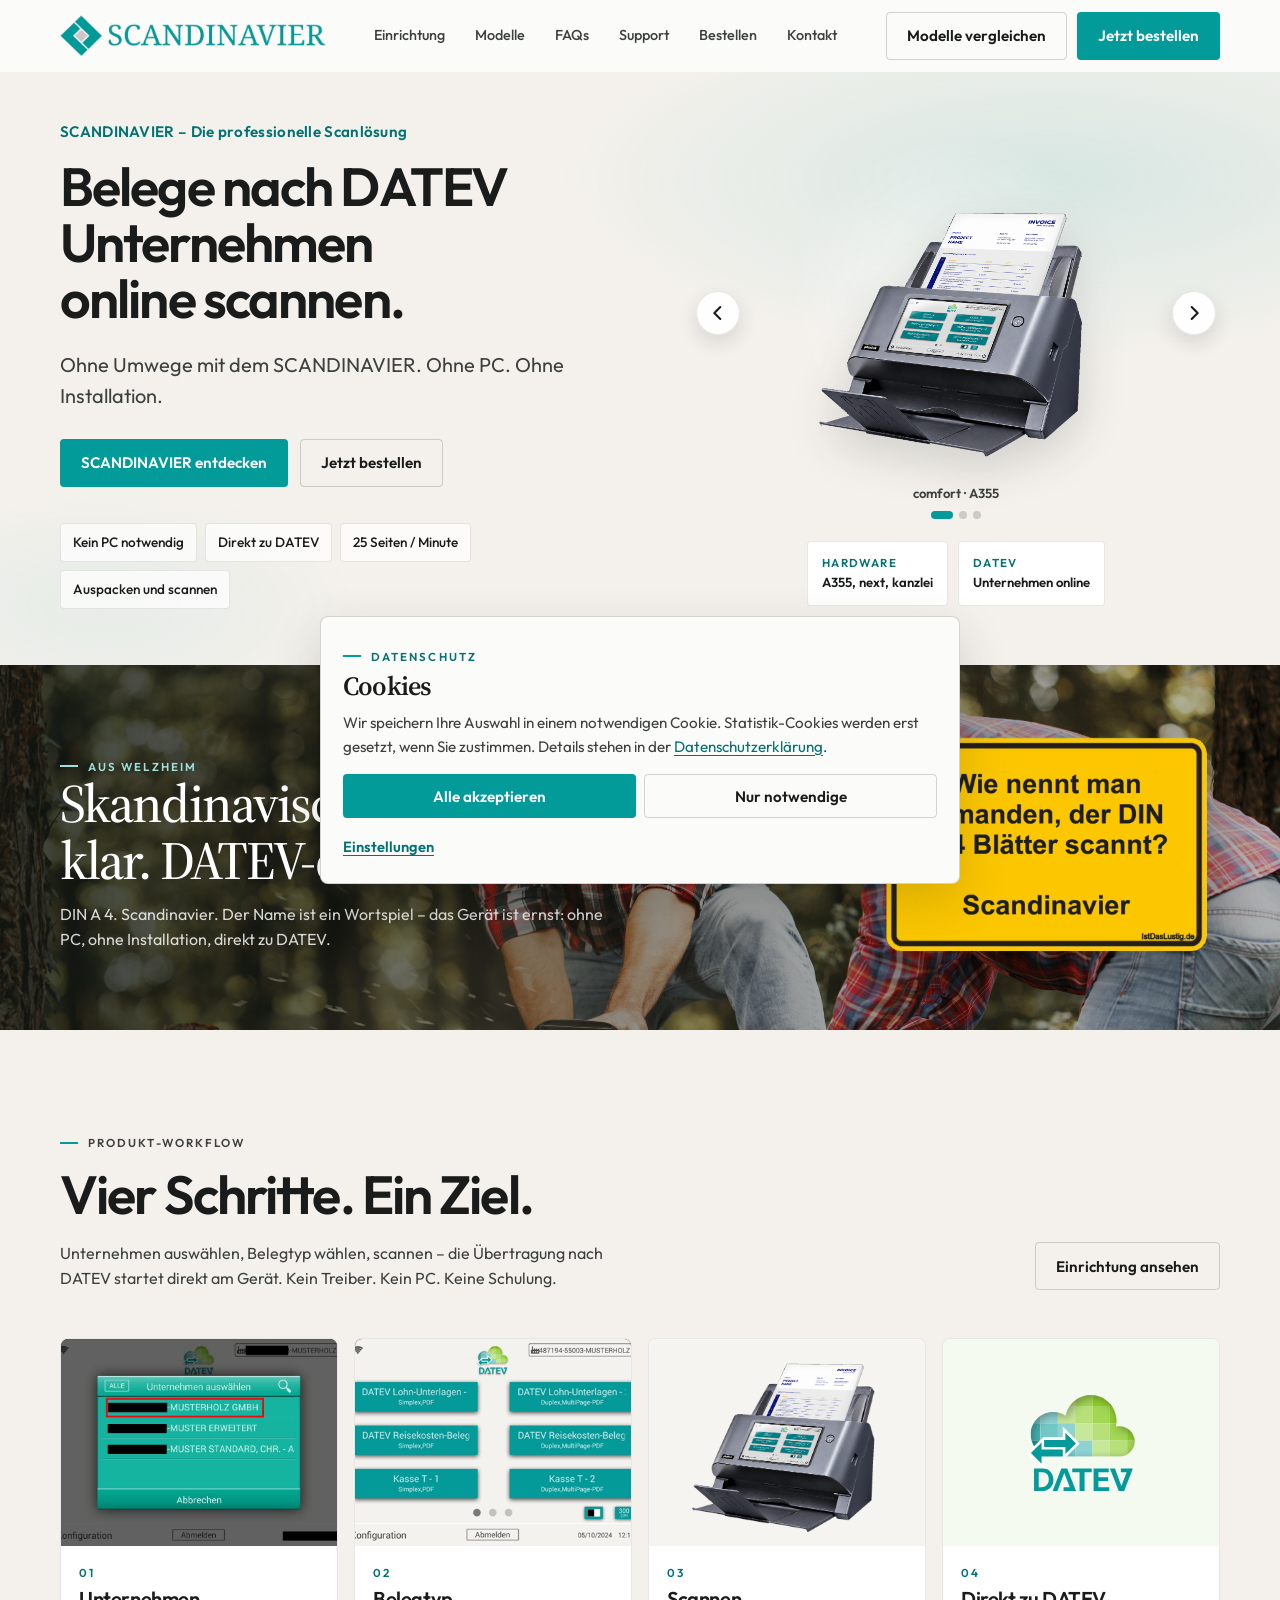
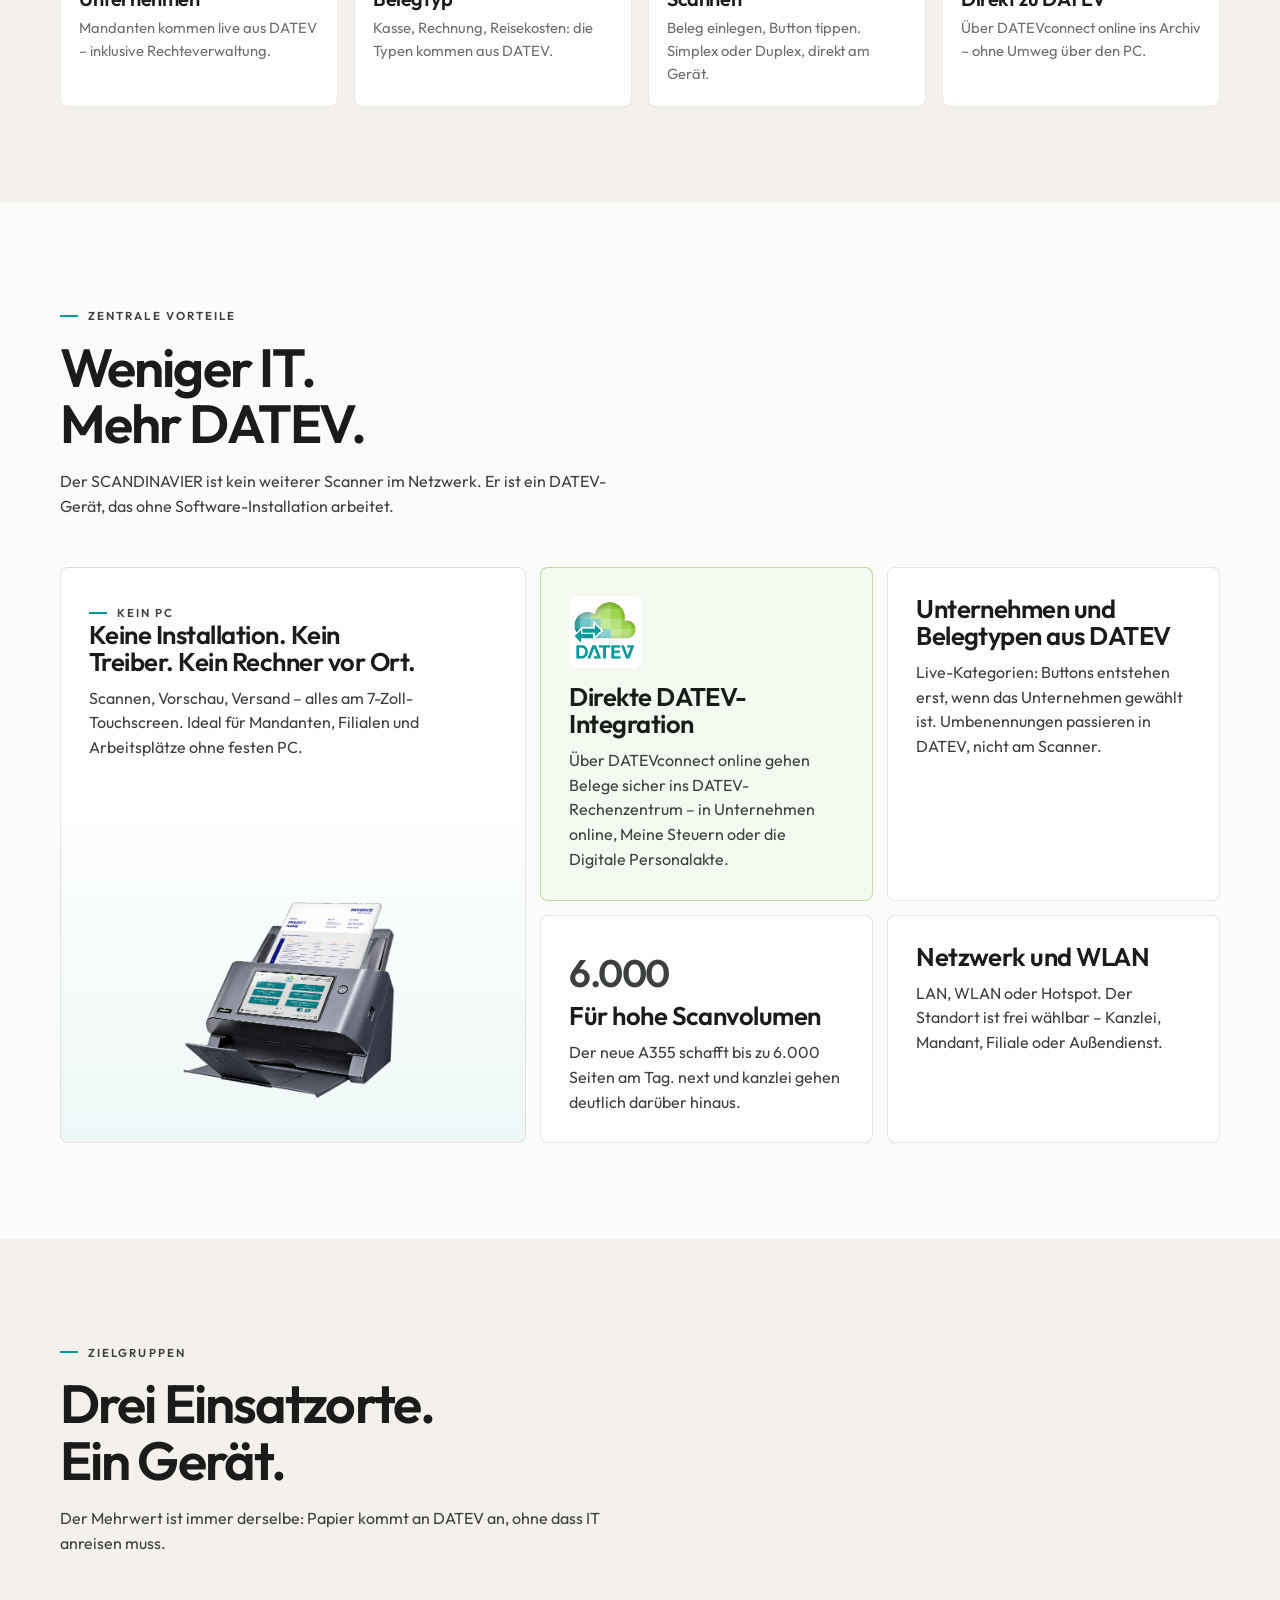
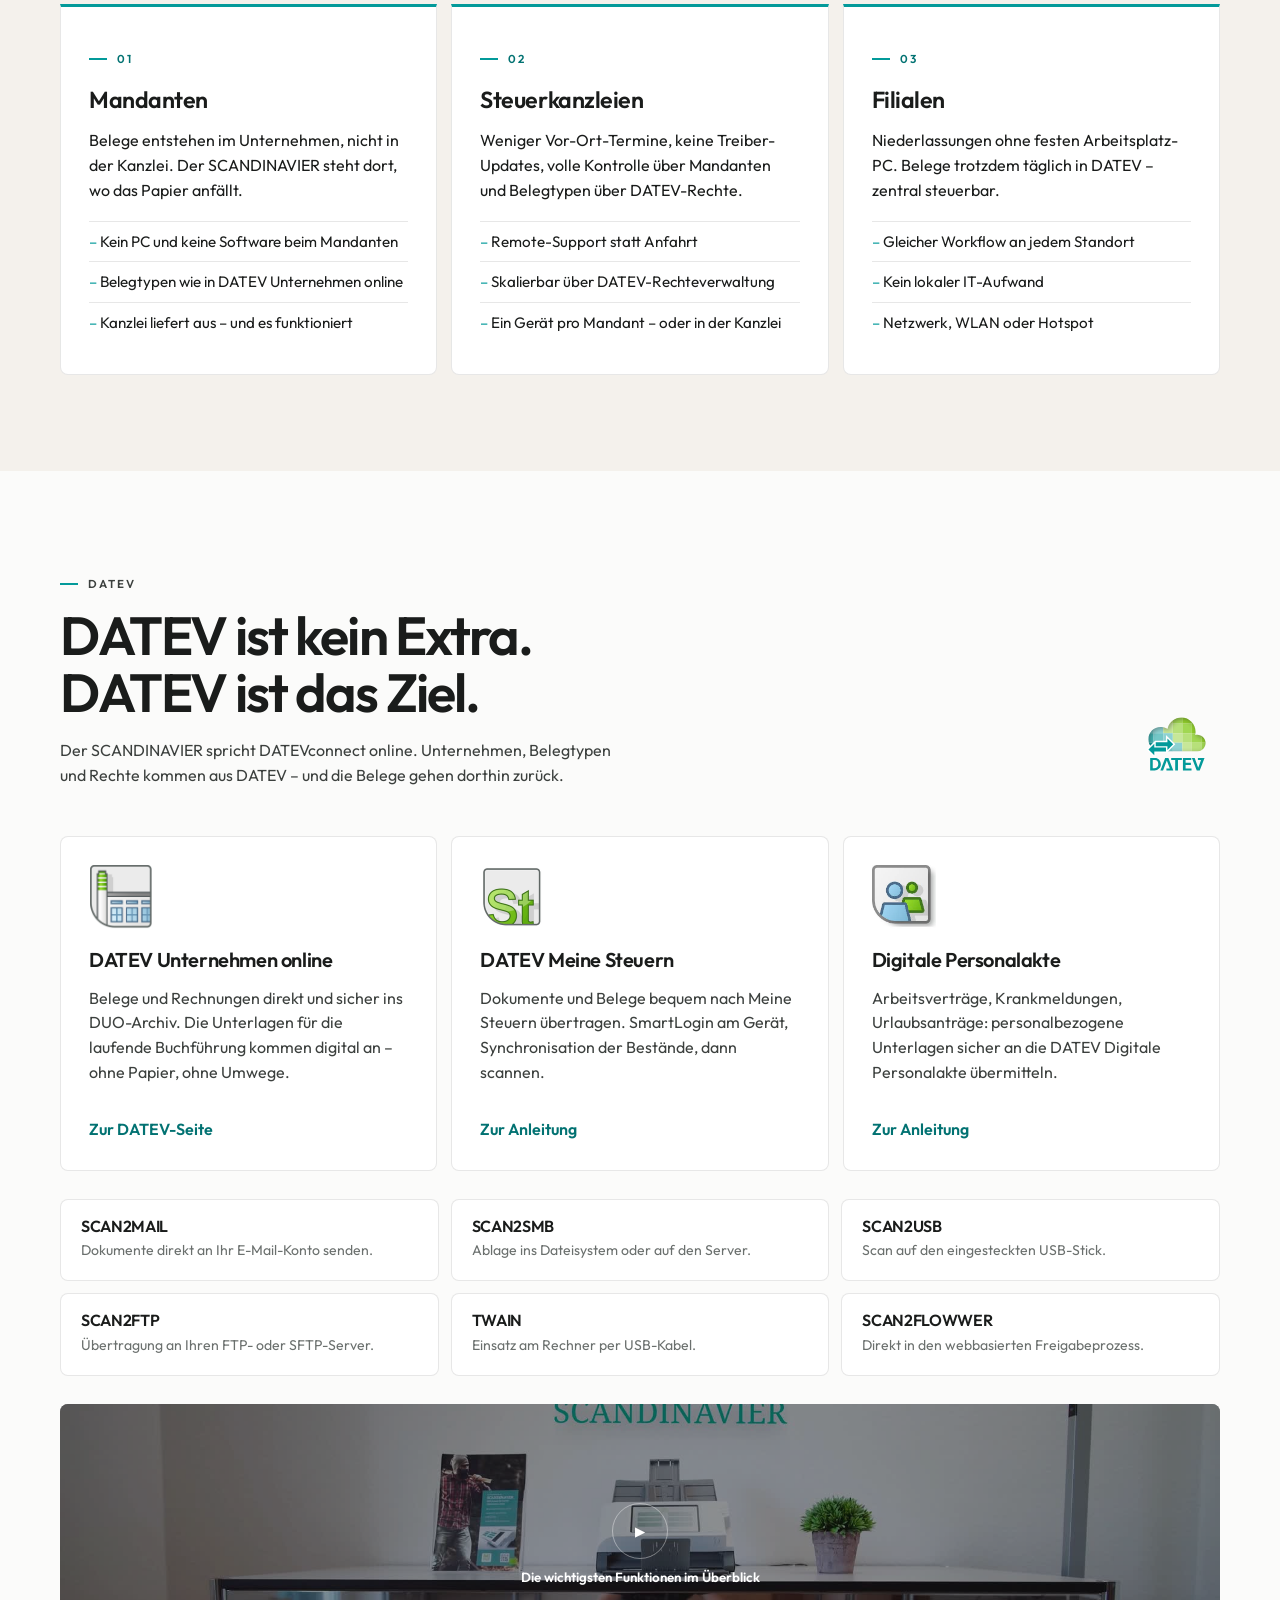
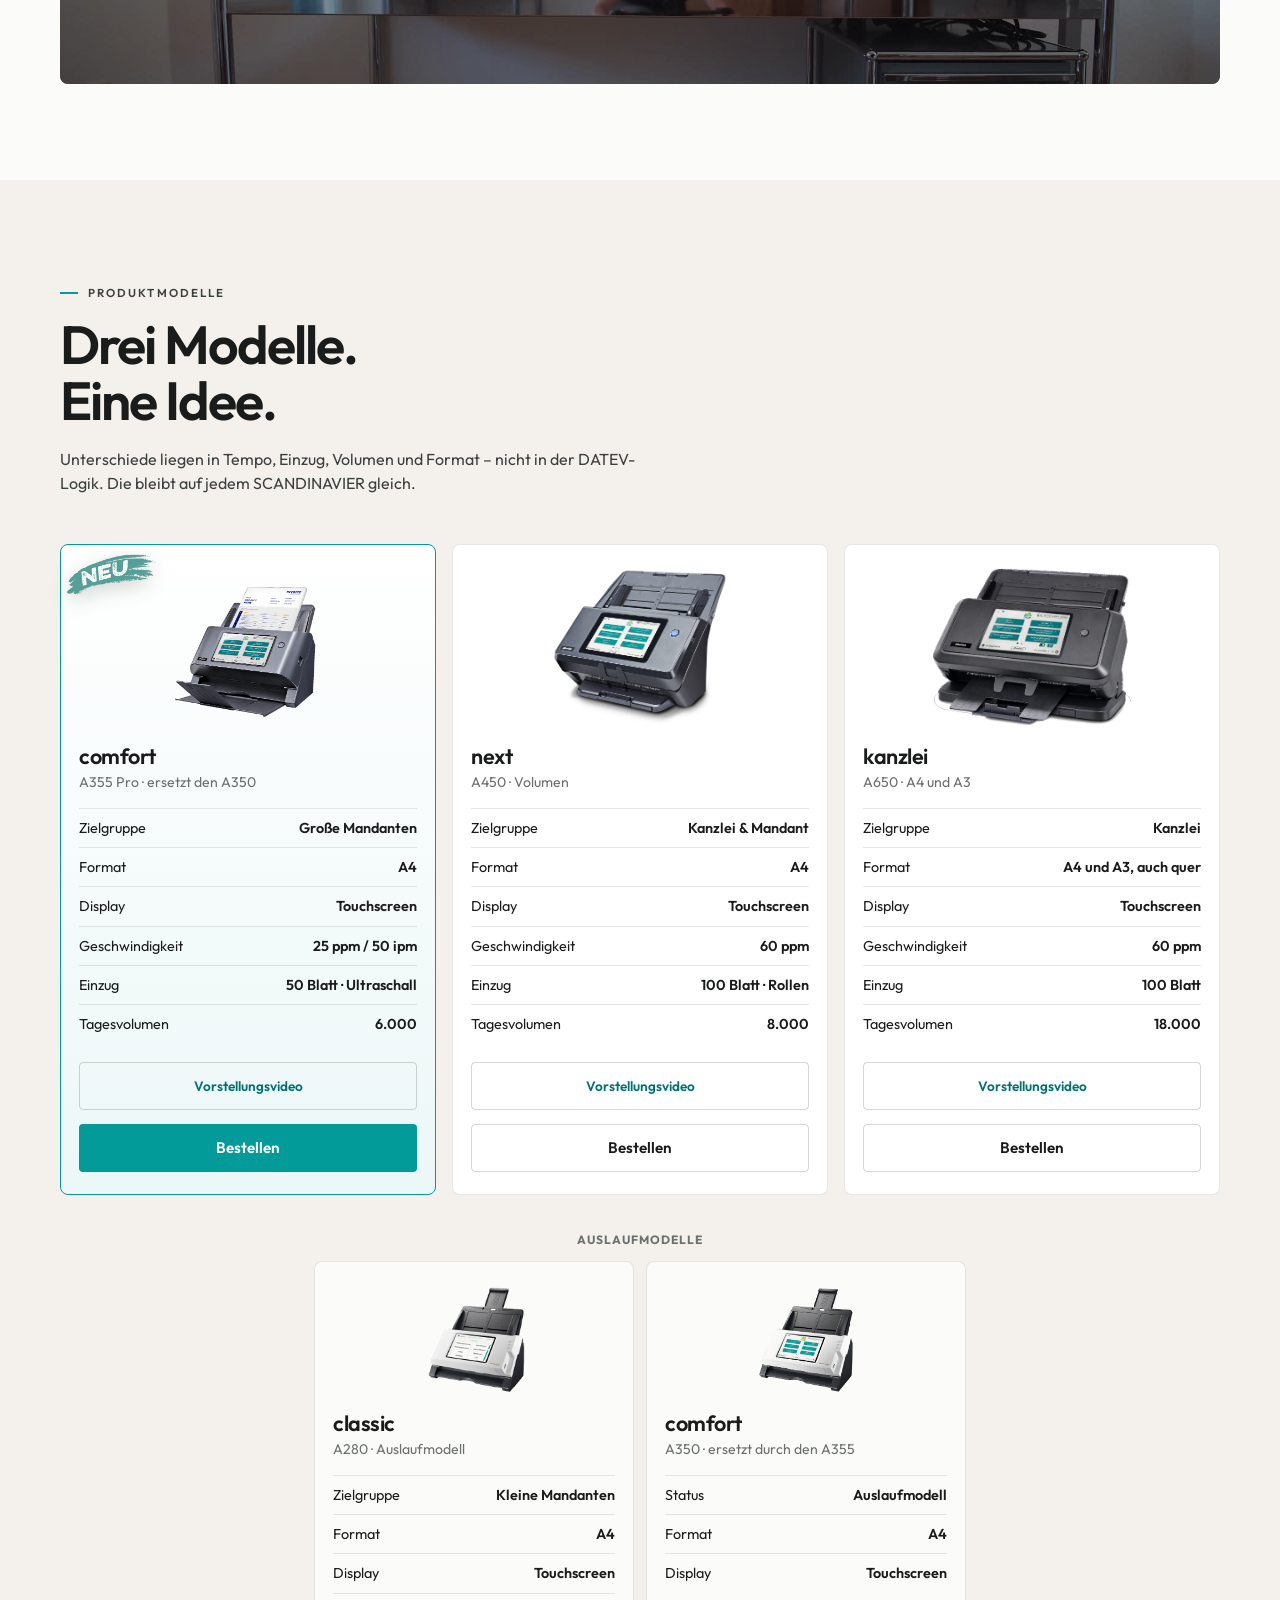
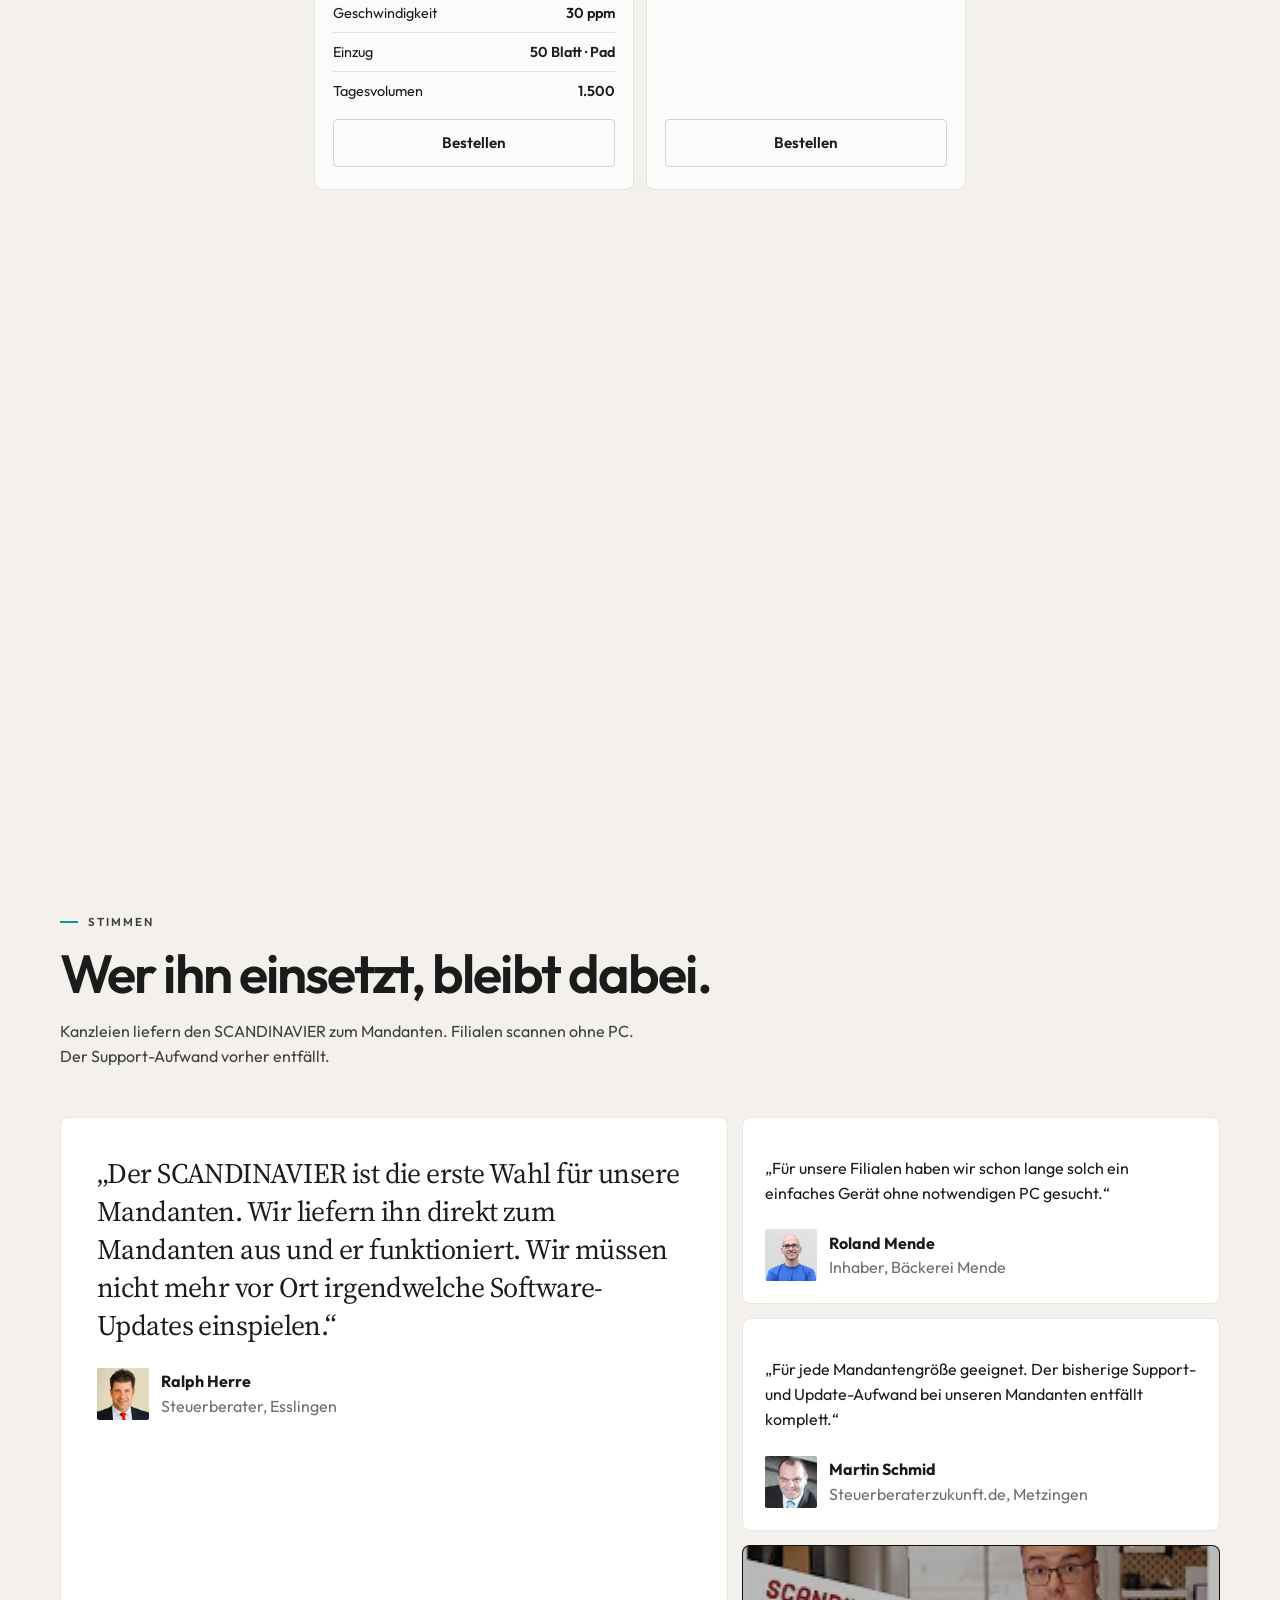
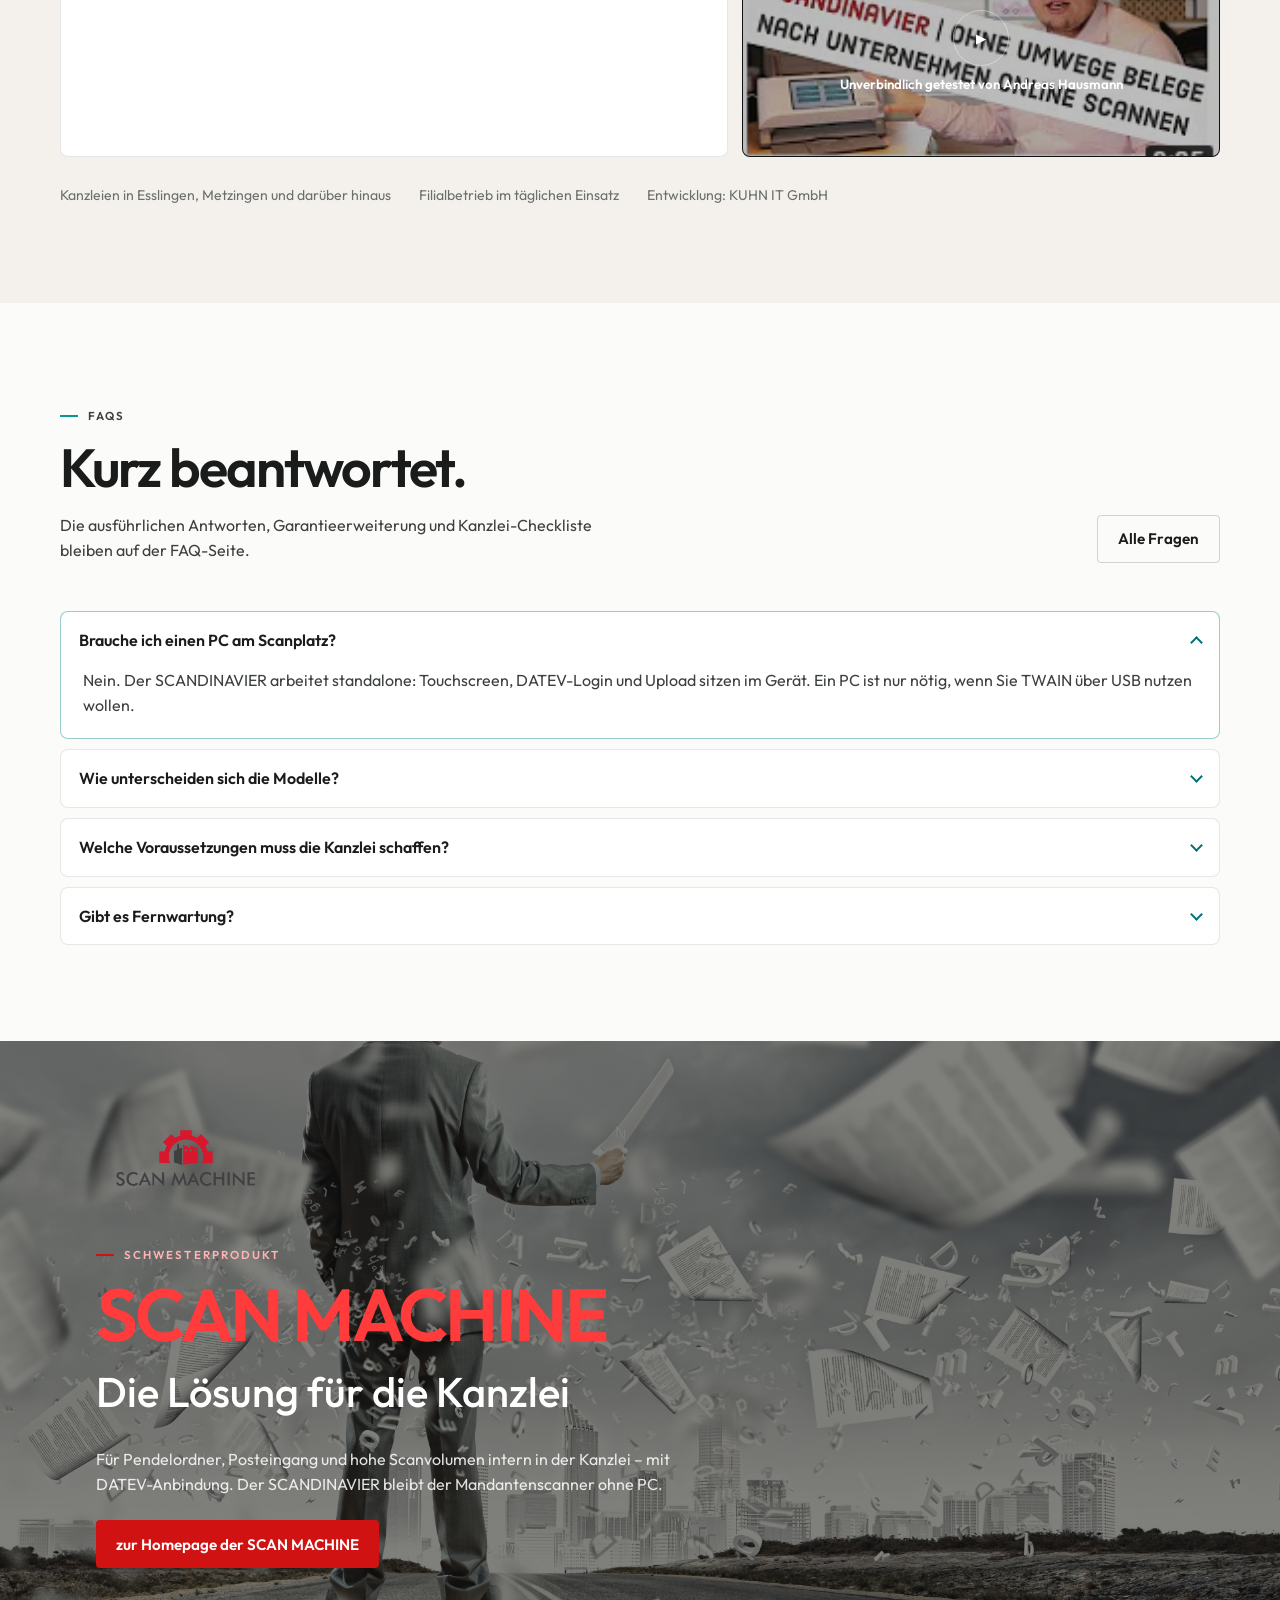
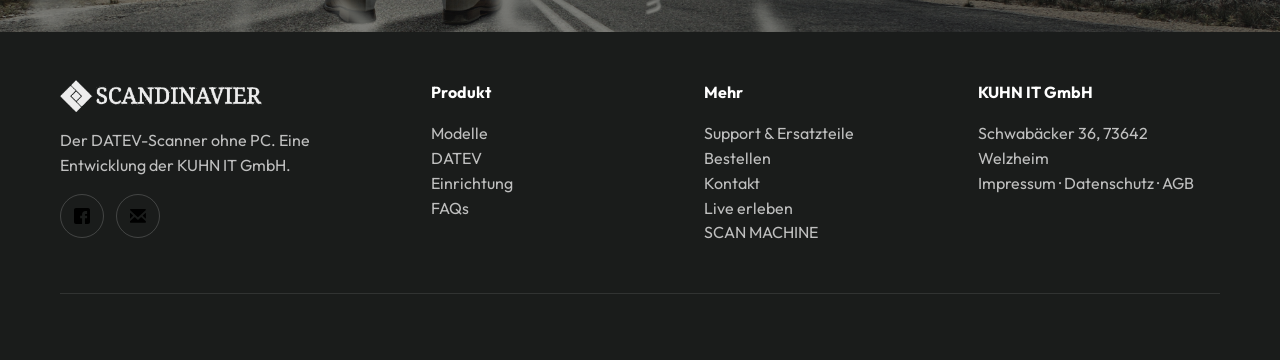
<file: index.html>
<!DOCTYPE html>
<html lang="de">
<head>
  <meta charset="UTF-8">
  <meta name="viewport" content="width=device-width, initial-scale=1, viewport-fit=cover">
  <title>SCANDINAVIER – Belege scannen. Direkt zu DATEV.</title>
  <meta name="description" content="Der SCANDINAVIER digitalisiert Belege ohne PC und ohne Installation – direkt nach DATEV Unternehmen online, Meine Steuern und Digitale Personalakte.">
  <link rel="preconnect" href="https://fonts.googleapis.com">
  <link rel="preconnect" href="https://fonts.gstatic.com" crossorigin>
  <link href="https://fonts.googleapis.com/css2?family=Outfit:wght@400;500;600;700&family=Source+Serif+4:opsz,wght@8..60,500;8..60,600&display=swap" rel="stylesheet">
  <link rel="stylesheet" href="css/styles.css">
  <link rel="icon" href="media/homepage/logos/scandinavier-mark.png">
</head>
<body>
  <a class="skip" href="#inhalt">Zum Inhalt springen</a>

  <scandi-site-header
    home
    cta-ghost-href="#modelle"
    cta-ghost-label="Modelle vergleichen"
    cta-primary-href="bestellformular.html"
    cta-primary-label="Jetzt bestellen"
  ></scandi-site-header>

  <main id="inhalt">
    <section class="hero" id="hero">
      <div class="wrap hero-grid">
        <div class="hero-copy reveal">
          <p class="hero-claim">SCANDINAVIER – Die professionelle Scanlösung</p>
          <h1>Belege nach DATEV Unternehmen online scannen.</h1>
          <p class="lede">Ohne Umwege mit dem SCANDINAVIER. Ohne PC. Ohne Installation.</p>
          <div class="hero-actions">
            <a class="btn btn-primary" href="#modelle">SCANDINAVIER entdecken</a>
            <a class="btn btn-ghost" href="bestellformular.html">Jetzt bestellen</a>
          </div>
          <div class="usp-row">
            <span class="usp">Kein PC notwendig</span>
            <span class="usp">Direkt zu DATEV</span>
            <span class="usp">25 Seiten / Minute</span>
            <span class="usp">Auspacken und scannen</span>
          </div>
        </div>
        <div class="hero-visual">
          <div class="hero-slider" data-hero-slider>
            <div class="hero-slider__stage">
              <div class="hero-slider__track" data-hero-swipe>
                <button class="hero-slider__arrow" type="button" data-hero-prev aria-label="Vorheriges Modell">
                  <svg width="22" height="22" viewBox="0 0 24 24" aria-hidden="true"><path d="M14.5 5.5 8 12l6.5 6.5" fill="none" stroke="currentColor" stroke-width="2.25" stroke-linecap="round" stroke-linejoin="round"/></svg>
                </button>
                <figure class="hero-slide is-active">
                  <img src="media/a355/a355-image.png" alt="SCANDINAVIER comfort, A355 Pro">
                  <figcaption>comfort · A355</figcaption>
                </figure>
                <figure class="hero-slide" hidden>
                  <img src="media/homepage/products/scandinavier-a450.png" alt="SCANDINAVIER next, A450">
                  <figcaption>next · A450</figcaption>
                </figure>
                <figure class="hero-slide" hidden>
                  <img src="media/homepage/products/scandinavier-a650.png" alt="SCANDINAVIER kanzlei, A650">
                  <figcaption>kanzlei · A650</figcaption>
                </figure>
                <button class="hero-slider__arrow" type="button" data-hero-next aria-label="Nächstes Modell">
                  <svg width="22" height="22" viewBox="0 0 24 24" aria-hidden="true"><path d="M9.5 5.5 16 12l-6.5 6.5" fill="none" stroke="currentColor" stroke-width="2.25" stroke-linecap="round" stroke-linejoin="round"/></svg>
                </button>
              </div>
            </div>
            <div class="hero-slider__dots" role="tablist" aria-label="Modelle">
              <button type="button" role="tab" aria-selected="true" data-hero-dot="0" aria-label="comfort A355"></button>
              <button type="button" role="tab" aria-selected="false" data-hero-dot="1" aria-label="next A450"></button>
              <button type="button" role="tab" aria-selected="false" data-hero-dot="2" aria-label="kanzlei A650"></button>
            </div>
          </div>
          <div class="hero-chips">
            <div class="hero-chip chip-1"><strong>Hardware</strong>A355, next, kanzlei</div>
            <div class="hero-chip chip-2"><strong>DATEV</strong>Unternehmen online</div>
          </div>
        </div>
      </div>
    </section>

    <section class="nordic" aria-label="Markenwelt">
      <div class="wrap nordic-grid">
        <div>
          <p class="eyebrow">Aus Welzheim</p>
          <h2>Skandinavisch klar. DATEV-direkt.</h2>
          <p>DIN A 4. Scandinavier. Der Name ist ein Wortspiel – das Gerät ist ernst: ohne PC, ohne Installation, direkt zu DATEV.</p>
        </div>
        <img class="nordic-sign" src="media/homepage/features/scandinavier-witz.png" alt="Gelbes Schild: Wie nennt man jemanden, der DIN A 4 Blätter scannt? Scandinavier">
      </div>
    </section>

    <section id="workflow" class="band-paper">
      <div class="wrap">
        <div class="section-head">
          <div>
            <p class="eyebrow">Produkt-Workflow</p>
            <h2>Vier Schritte. Ein Ziel.</h2>
            <p>Unternehmen auswählen, Belegtyp wählen, scannen – die Übertragung nach DATEV startet direkt am Gerät. Kein Treiber. Kein PC. Keine Schulung.</p>
          </div>
          <a class="btn btn-ghost" href="einrichtung.html">Einrichtung ansehen</a>
        </div>
        <div class="steps">
          <article class="step">
            <div class="step-screen"><img src="media/ui/workflow-01-unternehmen.jpg" alt="DATEV-Unternehmen am Touchscreen auswählen"></div>
            <div class="step-body">
              <div class="step-num">01</div>
              <h3>Unternehmen</h3>
              <p>Mandanten kommen live aus DATEV – inklusive Rechteverwaltung.</p>
            </div>
          </article>
          <article class="step">
            <div class="step-screen"><img src="media/ui/workflow-03-scan.png" alt="Belegtypen als Scan-Buttons auf dem SCANDINAVIER Display"></div>
            <div class="step-body">
              <div class="step-num">02</div>
              <h3>Belegtyp</h3>
              <p>Kasse, Rechnung, Reisekosten: die Typen kommen aus DATEV.</p>
            </div>
          </article>
          <article class="step">
            <div class="step-screen" style="background:#f6f4f0;"><img src="media/a355/a355-image.png" alt="SCANDINAVIER mit DATEV-Oberfläche auf dem 7-Zoll-Display" style="object-fit:contain;background:#f6f4f0;"></div>
            <div class="step-body">
              <div class="step-num">03</div>
              <h3>Scannen</h3>
              <p>Beleg einlegen, Button tippen. Simplex oder Duplex, direkt am Gerät.</p>
            </div>
          </article>
          <article class="step">
            <div class="step-screen" style="display:grid;place-items:center;background:#f4faf0;">
              <img src="media/homepage/logos/datev-datenservice.svg" alt="DATEV Datenservice" style="width:58%;height:auto;object-fit:contain;">
            </div>
            <div class="step-body">
              <div class="step-num">04</div>
              <h3>Direkt zu DATEV</h3>
              <p>Über DATEVconnect online ins Archiv – ohne Umweg über den PC.</p>
            </div>
          </article>
        </div>
      </div>
    </section>

    <section id="vorteile">
      <div class="wrap">
        <div class="section-head">
          <div>
            <p class="eyebrow">Zentrale Vorteile</p>
            <h2>Weniger IT.<br>Mehr DATEV.</h2>
            <p>Der SCANDINAVIER ist kein weiterer Scanner im Netzwerk. Er ist ein DATEV-Gerät, das ohne Software-Installation arbeitet.</p>
          </div>
        </div>
        <div class="bento">
          <article class="tile tile-wide">
            <div>
              <p class="eyebrow">Kein PC</p>
              <h3>Keine Installation. Kein Treiber. Kein Rechner vor Ort.</h3>
              <p>Scannen, Vorschau, Versand – alles am 7-Zoll-Touchscreen. Ideal für Mandanten, Filialen und Arbeitsplätze ohne festen PC.</p>
            </div>
            <div class="tile-visual">
              <img src="media/a355/a355-image.png" alt="SCANDINAVIER Standalone-Scanner mit DATEV-Buttons">
            </div>
          </article>
          <article class="tile tile-datev">
            <img class="datev-mark" src="media/homepage/logos/datev-logo.png" alt="DATEV">
            <h3>Direkte DATEV-Integration</h3>
            <p>Über DATEVconnect online gehen Belege sicher ins DATEV-Rechenzentrum – in Unternehmen online, Meine Steuern oder die Digitale Personalakte.</p>
          </article>
          <article class="tile">
            <h3>Unternehmen und Belegtypen aus DATEV</h3>
            <p>Live-Kategorien: Buttons entstehen erst, wenn das Unternehmen gewählt ist. Umbenennungen passieren in DATEV, nicht am Scanner.</p>
          </article>
          <article class="tile">
            <p class="stat">6.000</p>
            <h3>Für hohe Scanvolumen</h3>
            <p>Der neue A355 schafft bis zu 6.000 Seiten am Tag. next und kanzlei gehen deutlich darüber hinaus.</p>
          </article>
          <article class="tile">
            <h3>Netzwerk und WLAN</h3>
            <p>LAN, WLAN oder Hotspot. Der Standort ist frei wählbar – Kanzlei, Mandant, Filiale oder Außendienst.</p>
          </article>
        </div>
      </div>
    </section>

    <section id="zielgruppen" class="band-paper">
      <div class="wrap">
        <div class="section-head">
          <div>
            <p class="eyebrow">Zielgruppen</p>
            <h2>Drei Einsatzorte.<br>Ein Gerät.</h2>
            <p>Der Mehrwert ist immer derselbe: Papier kommt an DATEV an, ohne dass IT anreisen muss.</p>
          </div>
        </div>
        <div class="audiences">
          <article class="audience">
            <p class="eyebrow">01</p>
            <h3>Mandanten</h3>
            <p>Belege entstehen im Unternehmen, nicht in der Kanzlei. Der SCANDINAVIER steht dort, wo das Papier anfällt.</p>
            <ul>
              <li>Kein PC und keine Software beim Mandanten</li>
              <li>Belegtypen wie in DATEV Unternehmen online</li>
              <li>Kanzlei liefert aus – und es funktioniert</li>
            </ul>
          </article>
          <article class="audience">
            <p class="eyebrow">02</p>
            <h3>Steuerkanzleien</h3>
            <p>Weniger Vor-Ort-Termine, keine Treiber-Updates, volle Kontrolle über Mandanten und Belegtypen über DATEV-Rechte.</p>
            <ul>
              <li>Remote-Support statt Anfahrt</li>
              <li>Skalierbar über DATEV-Rechteverwaltung</li>
              <li>Ein Gerät pro Mandant – oder in der Kanzlei</li>
            </ul>
          </article>
          <article class="audience">
            <p class="eyebrow">03</p>
            <h3>Filialen</h3>
            <p>Niederlassungen ohne festen Arbeitsplatz-PC. Belege trotzdem täglich in DATEV – zentral steuerbar.</p>
            <ul>
              <li>Gleicher Workflow an jedem Standort</li>
              <li>Kein lokaler IT-Aufwand</li>
              <li>Netzwerk, WLAN oder Hotspot</li>
            </ul>
          </article>
        </div>
      </div>
    </section>

    <section id="datev">
      <div class="wrap">
        <div class="section-head">
          <div>
            <p class="eyebrow">DATEV</p>
            <h2>DATEV ist kein Extra.<br>DATEV ist das Ziel.</h2>
            <p>Der SCANDINAVIER spricht DATEVconnect online. Unternehmen, Belegtypen und Rechte kommen aus DATEV – und die Belege gehen dorthin zurück.</p>
          </div>
          <img src="media/homepage/logos/datev-datenservice.svg" alt="DATEV Datenservice" width="88" height="88">
        </div>
        <div class="datev-grid">
          <article class="datev-card">
            <img src="media/homepage/features/datev-unternehmen-online.png" alt="">
            <h3>DATEV Unternehmen online</h3>
            <p>Belege und Rechnungen direkt und sicher ins DUO-Archiv. Die Unterlagen für die laufende Buchführung kommen digital an – ohne Papier, ohne Umwege.</p>
            <a href="https://www.datev.de/web/de/mydatev/online-anwendungen/datev-unternehmen-online/" target="_blank" rel="noreferrer">Zur DATEV-Seite</a>
          </article>
          <article class="datev-card">
            <img src="media/homepage/features/datev-meine-steuern.png" alt="">
            <h3>DATEV Meine Steuern</h3>
            <p>Dokumente und Belege bequem nach Meine Steuern übertragen. SmartLogin am Gerät, Synchronisation der Bestände, dann scannen.</p>
            <a href="anleitung.html?a=datev-meine-steuern">Zur Anleitung</a>
          </article>
          <article class="datev-card">
            <img src="media/homepage/features/datev-personalakte.jpg" alt="">
            <h3>Digitale Personalakte</h3>
            <p>Arbeitsverträge, Krankmeldungen, Urlaubsanträge: personalbezogene Unterlagen sicher an die DATEV Digitale Personalakte übermitteln.</p>
            <a href="anleitung.html?a=datev-personal-einrichten">Zur Anleitung</a>
          </article>
        </div>
        <div class="scan-targets">
          <article class="scan-target">
            <h3>SCAN2MAIL</h3>
            <p>Dokumente direkt an Ihr E-Mail-Konto senden.</p>
          </article>
          <article class="scan-target">
            <h3>SCAN2SMB</h3>
            <p>Ablage ins Dateisystem oder auf den Server.</p>
          </article>
          <article class="scan-target">
            <h3>SCAN2USB</h3>
            <p>Scan auf den eingesteckten USB-Stick.</p>
          </article>
          <article class="scan-target">
            <h3>SCAN2FTP</h3>
            <p>Übertragung an Ihren FTP- oder SFTP-Server.</p>
          </article>
          <article class="scan-target">
            <h3>TWAIN</h3>
            <p>Einsatz am Rechner per USB-Kabel.</p>
          </article>
          <article class="scan-target">
            <h3>SCAN2FLOWWER</h3>
            <p>Direkt in den webbasierten Freigabeprozess.</p>
          </article>
        </div>
        <div class="feature-video">
          <img src="media/videos/funktionen-poster.jpg" alt="">
          <button type="button" data-video-file="media/videos/scandinavier-funktionen.mp4" data-video-poster="media/videos/funktionen-poster.jpg">
            <span class="play">▶</span>
            Die wichtigsten Funktionen im Überblick
          </button>
        </div>
      </div>
    </section>

    <section id="modelle" class="band-paper">
      <div class="wrap">
        <div class="section-head">
          <div>
            <p class="eyebrow">Produktmodelle</p>
            <h2>Drei Modelle.<br>Eine Idee.</h2>
            <p>Unterschiede liegen in Tempo, Einzug, Volumen und Format – nicht in der DATEV-Logik. Die bleibt auf jedem SCANDINAVIER gleich.</p>
          </div>
        </div>
        <div class="models">
          <div class="models-row models-row--current">
            <article class="model is-featured">
              <div class="model-photo">
                <img src="media/a355/a355-image.png" alt="SCANDINAVIER comfort A355 Pro">
                <img class="new-flag" src="media/homepage/logos/neu-badge.png" alt="Neu">
              </div>
              <h3 class="model-name">comfort</h3>
              <p class="model-hw">A355 Pro · ersetzt den A350</p>
              <ul class="specs">
                <li><span>Zielgruppe</span><strong>Große Mandanten</strong></li>
                <li><span>Format</span><strong>A4</strong></li>
                <li><span>Display</span><strong>Touchscreen</strong></li>
                <li><span>Geschwindigkeit</span><strong>25 ppm / 50 ipm</strong></li>
                <li><span>Einzug</span><strong>50 Blatt · Ultraschall</strong></li>
                <li><span>Tagesvolumen</span><strong>6.000</strong></li>
              </ul>
              <button class="btn btn-ghost model-extra" type="button" data-video="SAeMQtG2c3E">Vorstellungsvideo</button>
              <a class="btn btn-primary" href="bestellformular.html#scanner-a355">Bestellen</a>
            </article>
            <article class="model">
              <div class="model-photo"><img src="media/homepage/products/scandinavier-a450.png" alt="SCANDINAVIER next"></div>
              <h3 class="model-name">next</h3>
              <p class="model-hw">A450 · Volumen</p>
              <ul class="specs">
                <li><span>Zielgruppe</span><strong>Kanzlei &amp; Mandant</strong></li>
                <li><span>Format</span><strong>A4</strong></li>
                <li><span>Display</span><strong>Touchscreen</strong></li>
                <li><span>Geschwindigkeit</span><strong>60 ppm</strong></li>
                <li><span>Einzug</span><strong>100 Blatt · Rollen</strong></li>
                <li><span>Tagesvolumen</span><strong>8.000</strong></li>
              </ul>
              <button class="btn btn-ghost model-extra" type="button" data-video="SAeMQtG2c3E">Vorstellungsvideo</button>
              <a class="btn btn-ghost" href="bestellformular.html#scanner-a450">Bestellen</a>
            </article>
            <article class="model">
              <div class="model-photo"><img src="media/homepage/products/scandinavier-a650.png" alt="SCANDINAVIER kanzlei"></div>
              <h3 class="model-name">kanzlei</h3>
              <p class="model-hw">A650 · A4 und A3</p>
              <ul class="specs">
                <li><span>Zielgruppe</span><strong>Kanzlei</strong></li>
                <li><span>Format</span><strong>A4 und A3, auch quer</strong></li>
                <li><span>Display</span><strong>Touchscreen</strong></li>
                <li><span>Geschwindigkeit</span><strong>60 ppm</strong></li>
                <li><span>Einzug</span><strong>100 Blatt</strong></li>
                <li><span>Tagesvolumen</span><strong>18.000</strong></li>
              </ul>
              <button class="btn btn-ghost model-extra" type="button" data-video="SAeMQtG2c3E">Vorstellungsvideo</button>
              <a class="btn btn-ghost" href="bestellformular.html#scanner-a650">Bestellen</a>
            </article>
          </div>
          <div class="models-row models-row--legacy">
            <p class="models-legacy-label">Auslaufmodelle</p>
            <article class="model is-legacy">
              <div class="model-photo"><img src="media/homepage/products/scanner-transparent.png" alt="SCANDINAVIER classic"></div>
              <h3 class="model-name">classic</h3>
              <p class="model-hw">A280 · Auslaufmodell</p>
              <ul class="specs">
                <li><span>Zielgruppe</span><strong>Kleine Mandanten</strong></li>
                <li><span>Format</span><strong>A4</strong></li>
                <li><span>Display</span><strong>Touchscreen</strong></li>
                <li><span>Geschwindigkeit</span><strong>30 ppm</strong></li>
                <li><span>Einzug</span><strong>50 Blatt · Pad</strong></li>
                <li><span>Tagesvolumen</span><strong>1.500</strong></li>
              </ul>
              <a class="btn btn-ghost" href="bestellformular.html#scanner-a280">Bestellen</a>
            </article>
            <article class="model is-legacy">
              <div class="model-photo"><img src="media/order/a280-product.png" alt="SCANDINAVIER comfort A350"></div>
              <h3 class="model-name">comfort</h3>
              <p class="model-hw">A350 · ersetzt durch den A355</p>
              <ul class="specs">
                <li><span>Status</span><strong>Auslaufmodell</strong></li>
                <li><span>Format</span><strong>A4</strong></li>
                <li><span>Display</span><strong>Touchscreen</strong></li>
              </ul>
              <a class="btn btn-ghost" href="bestellformular.html#scanner-a350">Bestellen</a>
            </article>
          </div>
        </div>

        <div class="size-compare">
          <p class="eyebrow">Abmessungen</p>
          <h3>Im Maßstab. Nicht alle gleich groß.</h3>
          <p class="muted">classic und comfort teilen dasselbe Gehäuse. next ist tiefer und höher. kanzlei ist das A3-Gerät – sichtbar größer.</p>
          <div class="size-stage">
            <figure class="size-unit" style="--w:318; --h:189;">
              <div class="size-frame">
                <img src="media/homepage/products/scanner-transparent.png" alt="SCANDINAVIER classic">
                <span class="dim dim-h"><i></i><b>189 mm</b></span>
              </div>
              <span class="dim dim-w"><i></i><b>318 mm</b></span>
              <figcaption><strong>classic</strong><span>318 × 170 × 189 mm</span></figcaption>
            </figure>
            <figure class="size-unit" style="--w:318; --h:189;">
              <div class="size-frame">
                <img src="media/a355/a355-image.png" alt="SCANDINAVIER comfort">
                <span class="dim dim-h"><i></i><b>189 mm</b></span>
              </div>
              <span class="dim dim-w"><i></i><b>318 mm</b></span>
              <figcaption><strong>comfort</strong><span>318 × 170 × 189 mm</span></figcaption>
            </figure>
            <figure class="size-unit" style="--w:320; --h:237;">
              <div class="size-frame">
                <img src="media/homepage/products/scandinavier-a450.png" alt="SCANDINAVIER next">
                <span class="dim dim-h"><i></i><b>237 mm</b></span>
              </div>
              <span class="dim dim-w"><i></i><b>320 mm</b></span>
              <figcaption><strong>next</strong><span>320 × 298 × 237 mm</span></figcaption>
            </figure>
            <figure class="size-unit" style="--w:405; --h:297;">
              <div class="size-frame">
                <img src="media/homepage/products/scandinavier-a650.png" alt="SCANDINAVIER kanzlei">
                <span class="dim dim-h"><i></i><b>297 mm</b></span>
              </div>
              <span class="dim dim-w"><i></i><b>405 mm</b></span>
              <figcaption><strong>kanzlei</strong><span>405 × 272 × 297 mm</span></figcaption>
            </figure>
          </div>
        </div>
      </div>
    </section>

    <section id="stimmen" class="band-paper">
      <div class="wrap">
        <div class="section-head">
          <div>
            <p class="eyebrow">Stimmen</p>
            <h2>Wer ihn einsetzt, bleibt dabei.</h2>
            <p>Kanzleien liefern den SCANDINAVIER zum Mandanten. Filialen scannen ohne PC. Der Support-Aufwand vorher entfällt.</p>
          </div>
        </div>
        <div class="proof">
          <article class="quote-main">
            <blockquote>„Der SCANDINAVIER ist die erste Wahl für unsere Mandanten. Wir liefern ihn direkt zum Mandanten aus und er funktioniert. Wir müssen nicht mehr vor Ort irgendwelche Software-Updates einspielen.“</blockquote>
            <div class="person">
              <img src="media/homepage/people/ralph-herre.jpg" alt="Ralph Herre">
              <div>
                <strong>Ralph Herre</strong>
                <div class="muted">Steuerberater, Esslingen</div>
              </div>
            </div>
          </article>
          <div class="quote-side">
            <article class="quote-mini">
              <p>„Für unsere Filialen haben wir schon lange solch ein einfaches Gerät ohne notwendigen PC gesucht.“</p>
              <div class="person">
                <img src="media/homepage/people/roland-mende.jpg" alt="">
                <div>
                  <strong>Roland Mende</strong>
                  <div class="muted">Inhaber, Bäckerei Mende</div>
                </div>
              </div>
            </article>
            <article class="quote-mini">
              <p>„Für jede Mandantengröße geeignet. Der bisherige Support- und Update-Aufwand bei unseren Mandanten entfällt komplett.“</p>
              <div class="person">
                <img src="media/homepage/people/martin-schmid.png" alt="Martin Schmid">
                <div>
                  <strong>Martin Schmid</strong>
                  <div class="muted">Steuerberaterzukunft.de, Metzingen</div>
                </div>
              </div>
            </article>
            <article class="video-card">
              <img src="media/homepage/people/andreas-hausmann.png" alt="Andreas Hausmann testet den SCANDINAVIER">
              <button type="button" data-video="x5xpWeAQVME">
                <span class="play">▶</span>
                Unverbindlich getestet von Andreas Hausmann
              </button>
            </article>
          </div>
        </div>
        <div class="trust">
          <span>Kanzleien in Esslingen, Metzingen und darüber hinaus</span>
          <span>Filialbetrieb im täglichen Einsatz</span>
          <span>Entwicklung: KUHN IT GmbH</span>
        </div>
      </div>
    </section>

    <section id="faq">
      <div class="wrap">
        <div class="section-head">
          <div>
            <p class="eyebrow">FAQs</p>
            <h2>Kurz beantwortet.</h2>
            <p>Die ausführlichen Antworten, Garantieerweiterung und Kanzlei-Checkliste bleiben auf der FAQ-Seite.</p>
          </div>
          <a class="btn btn-ghost" href="https://www.scandinavier.de/fragen-und-antworten" target="_blank" rel="noreferrer">Alle Fragen</a>
        </div>
        <div class="faq-list">
          <details class="faq-item" open>
            <summary>Brauche ich einen PC am Scanplatz?</summary>
            <p>Nein. Der SCANDINAVIER arbeitet standalone: Touchscreen, DATEV-Login und Upload sitzen im Gerät. Ein PC ist nur nötig, wenn Sie TWAIN über USB nutzen wollen.</p>
          </details>
          <details class="faq-item">
            <summary>Wie unterscheiden sich die Modelle?</summary>
            <p>classic, comfort und next scannen A4. kanzlei scannt A4 und A3, Blätter können auch quer eingelegt werden. Alle Modelle haben einen Touchscreen. Der neue comfort (A355) ersetzt den A350.</p>
          </details>
          <details class="faq-item">
            <summary>Welche Voraussetzungen muss die Kanzlei schaffen?</summary>
            <p>DATEV Unternehmen online für den Mandanten, SmartLogin mit den passenden Rechten – dann kann der Mandant scannen. DATEV-Artikel 92222 wird für den SCANDINAVIER nicht benötigt.</p>
          </details>
          <details class="faq-item">
            <summary>Gibt es Fernwartung?</summary>
            <p>Ja. TeamViewer läuft direkt auf dem Gerät. Die Kanzlei sieht dasselbe Display wie der Mandant – ohne PC vor Ort und ohne Anfahrt.</p>
          </details>
        </div>
      </div>
    </section>

    <section id="scan-machine" class="scanmachine">
      <div class="scanmachine-panel">
        <img class="scanmachine-logo" src="media/homepage/logos/scan-machine-logo.png" alt="SCAN MACHINE">
        <p class="eyebrow">Schwesterprodukt</p>
        <h2>SCAN MACHINE</h2>
        <span class="sub">Die Lösung für die Kanzlei</span>
        <p style="max-width:36rem;color:rgba(255,255,255,.86);margin:0 0 24px;">Für Pendelordner, Posteingang und hohe Scanvolumen intern in der Kanzlei – mit DATEV-Anbindung. Der SCANDINAVIER bleibt der Mandantenscanner ohne PC.</p>
        <a class="btn btn-scan" href="https://www.scanmachine.de/" target="_blank" rel="noreferrer">zur Homepage der SCAN MACHINE</a>
      </div>
    </section>

  </main>

  <footer class="site-footer">
    <div class="wrap">
      <div class="footer-grid">
        <div>
          <div class="brand">
            <img class="brand-logo" src="media/homepage/logos/scandinavier-wordmark.png" alt="SCANDINAVIER">
          </div>
          <p>Der DATEV-Scanner ohne PC. Eine Entwicklung der <a href="https://www.kuhnit.de/loesungen-leistungen/scandinavier">KUHN IT GmbH</a>.</p>
          <div class="social">
            <a href="https://www.facebook.com/pg/KuhnIT/posts/" target="_blank" rel="noreferrer" aria-label="Facebook"><img src="media/homepage/icons/facebook.svg" alt=""></a>
            <a href="mailto:info@kuhnit.de?subject=Nachricht%20an%20den%20SCANDINAVIER" aria-label="E-Mail"><img src="media/homepage/icons/email.svg" alt=""></a>
          </div>
        </div>
        <div>
          <strong style="color:#fff;">Produkt</strong>
          <p>
            <a href="#modelle">Modelle</a><br>
            <a href="#datev">DATEV</a><br>
            <a href="einrichtung.html">Einrichtung</a><br>
            <a href="#faq">FAQs</a>
          </p>
        </div>
        <div>
          <strong style="color:#fff;">Mehr</strong>
          <p>
            <a href="support.html">Support & Ersatzteile</a><br>
            <a href="bestellformular.html">Bestellen</a><br>
            <a href="kontakt.html">Kontakt</a><br>
            <a href="https://www.scandinavier.de/scandinavier-on-tour">Live erleben</a><br>
            <a href="https://www.scanmachine.de/">SCAN MACHINE</a>
          </p>
        </div>
        <div>
          <strong style="color:#fff;">KUHN IT GmbH</strong>
          <p>Schwabäcker 36, 73642 Welzheim<br>
          <a href="impressum.html">Impressum</a> ·
          <a href="datenschutz.html">Datenschutz</a> ·
          <a href="agb.html">AGB</a></p>
        </div>
      </div>
      <div class="legal">
        <span>© 2026 KUHN IT GmbH</span>
        <span>Belege scannen. Direkt zu DATEV.</span>
      </div>
    </div>
  </footer>

  <div class="mobile-bar">
    <a class="btn btn-ghost" href="#modelle">Modelle</a>
    <a class="btn btn-primary" href="bestellformular.html">Bestellen</a>
  </div>

  <div class="modal" role="dialog" aria-modal="true" aria-label="Video">
    <button class="modal-close" type="button" aria-label="Schließen">×</button>
    <div class="modal-inner">
      <iframe title="SCANDINAVIER Video" allow="autoplay; encrypted-media" allowfullscreen hidden></iframe>
      <video controls playsinline preload="auto" hidden></video>
    </div>
  </div>

  <script src="js/site-chrome.js"></script>
  <script src="js/cookies.js"></script>
  <script src="js/motion.js"></script>
  <script src="js/ui.js"></script>
</body>
</html>
</file>
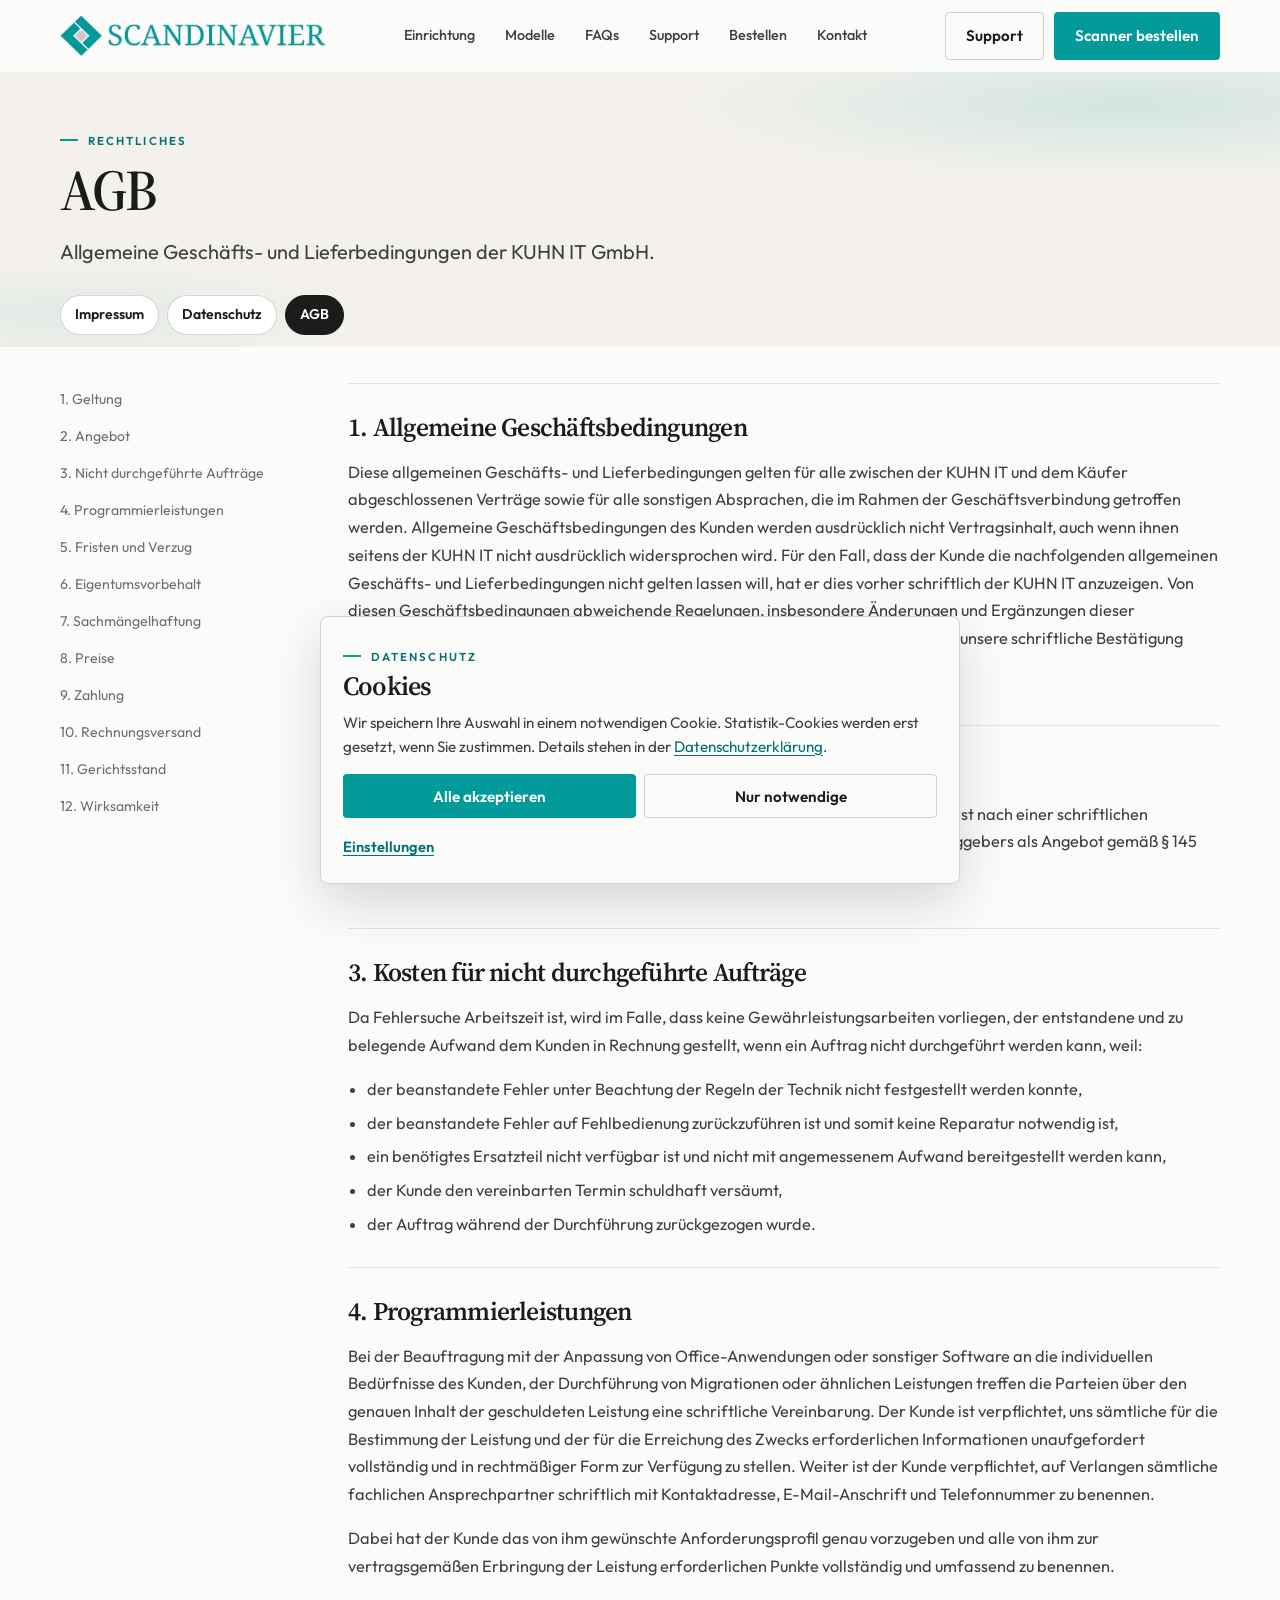
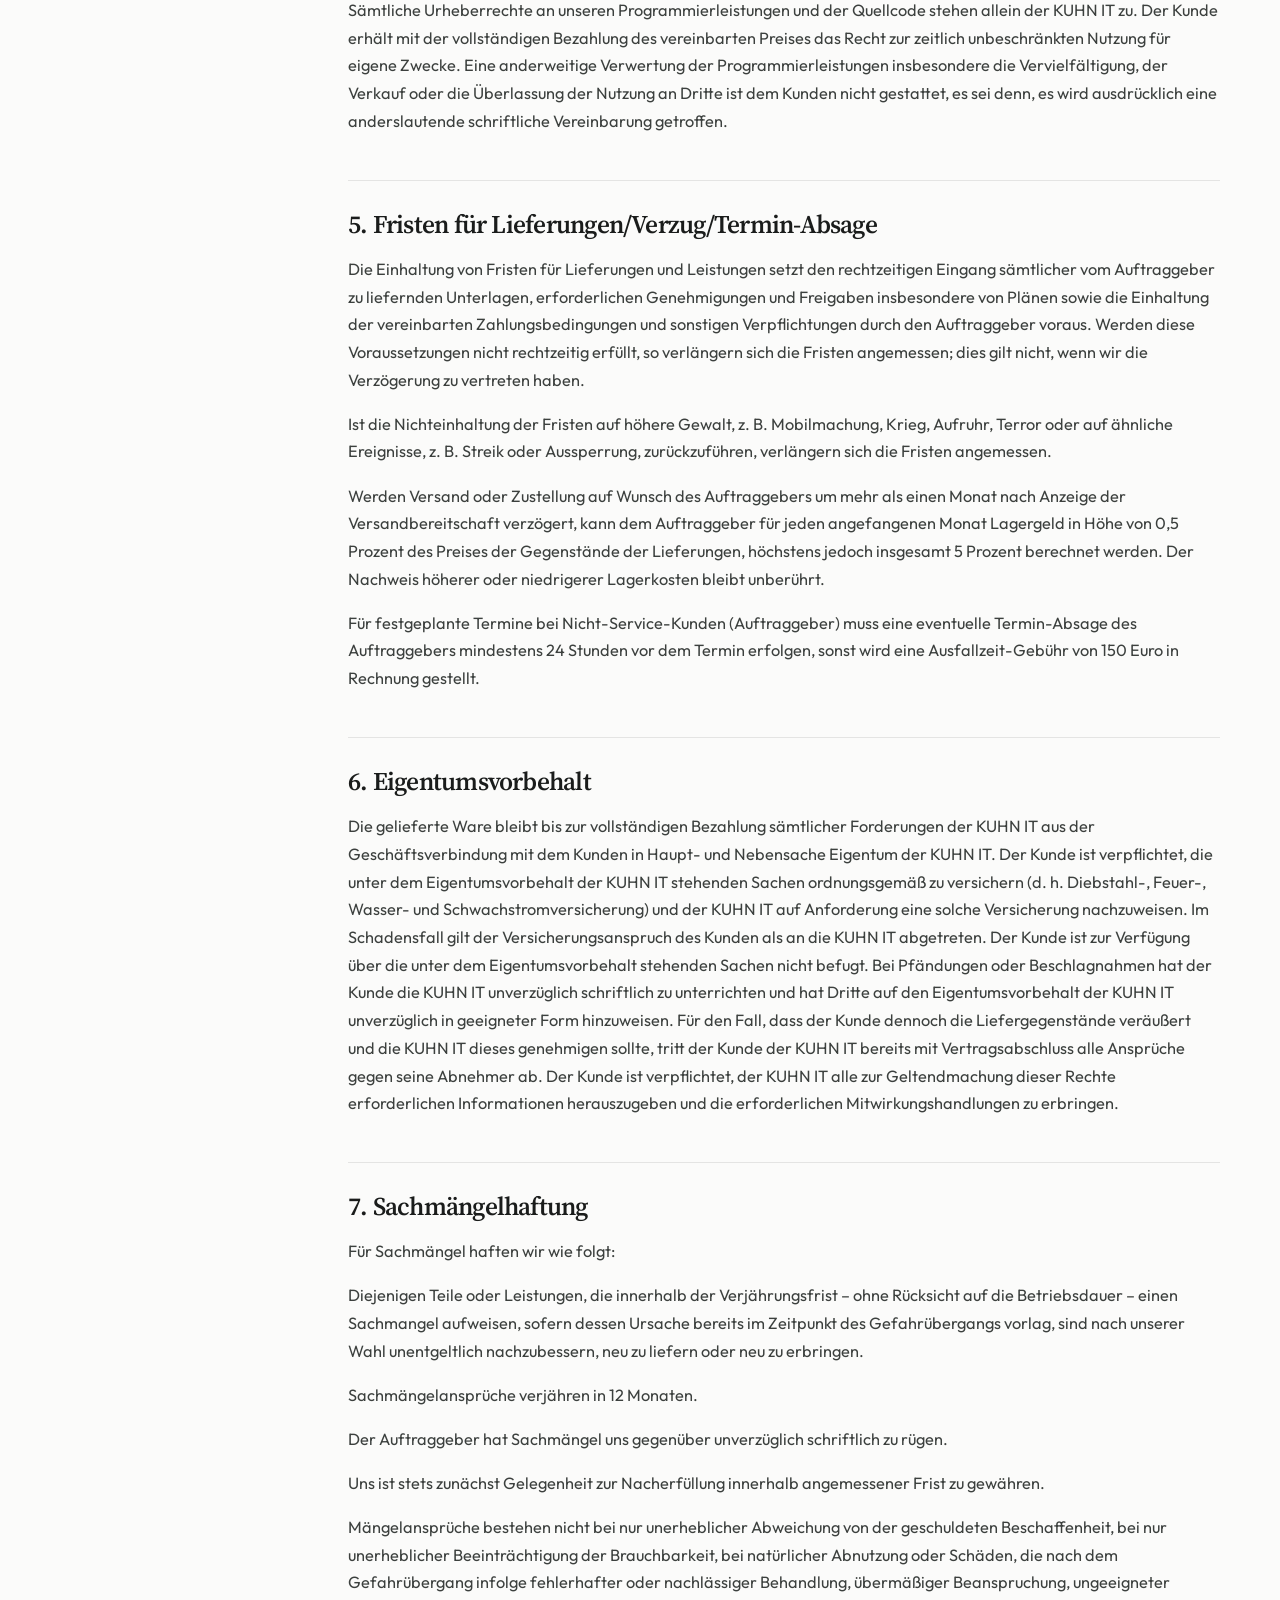
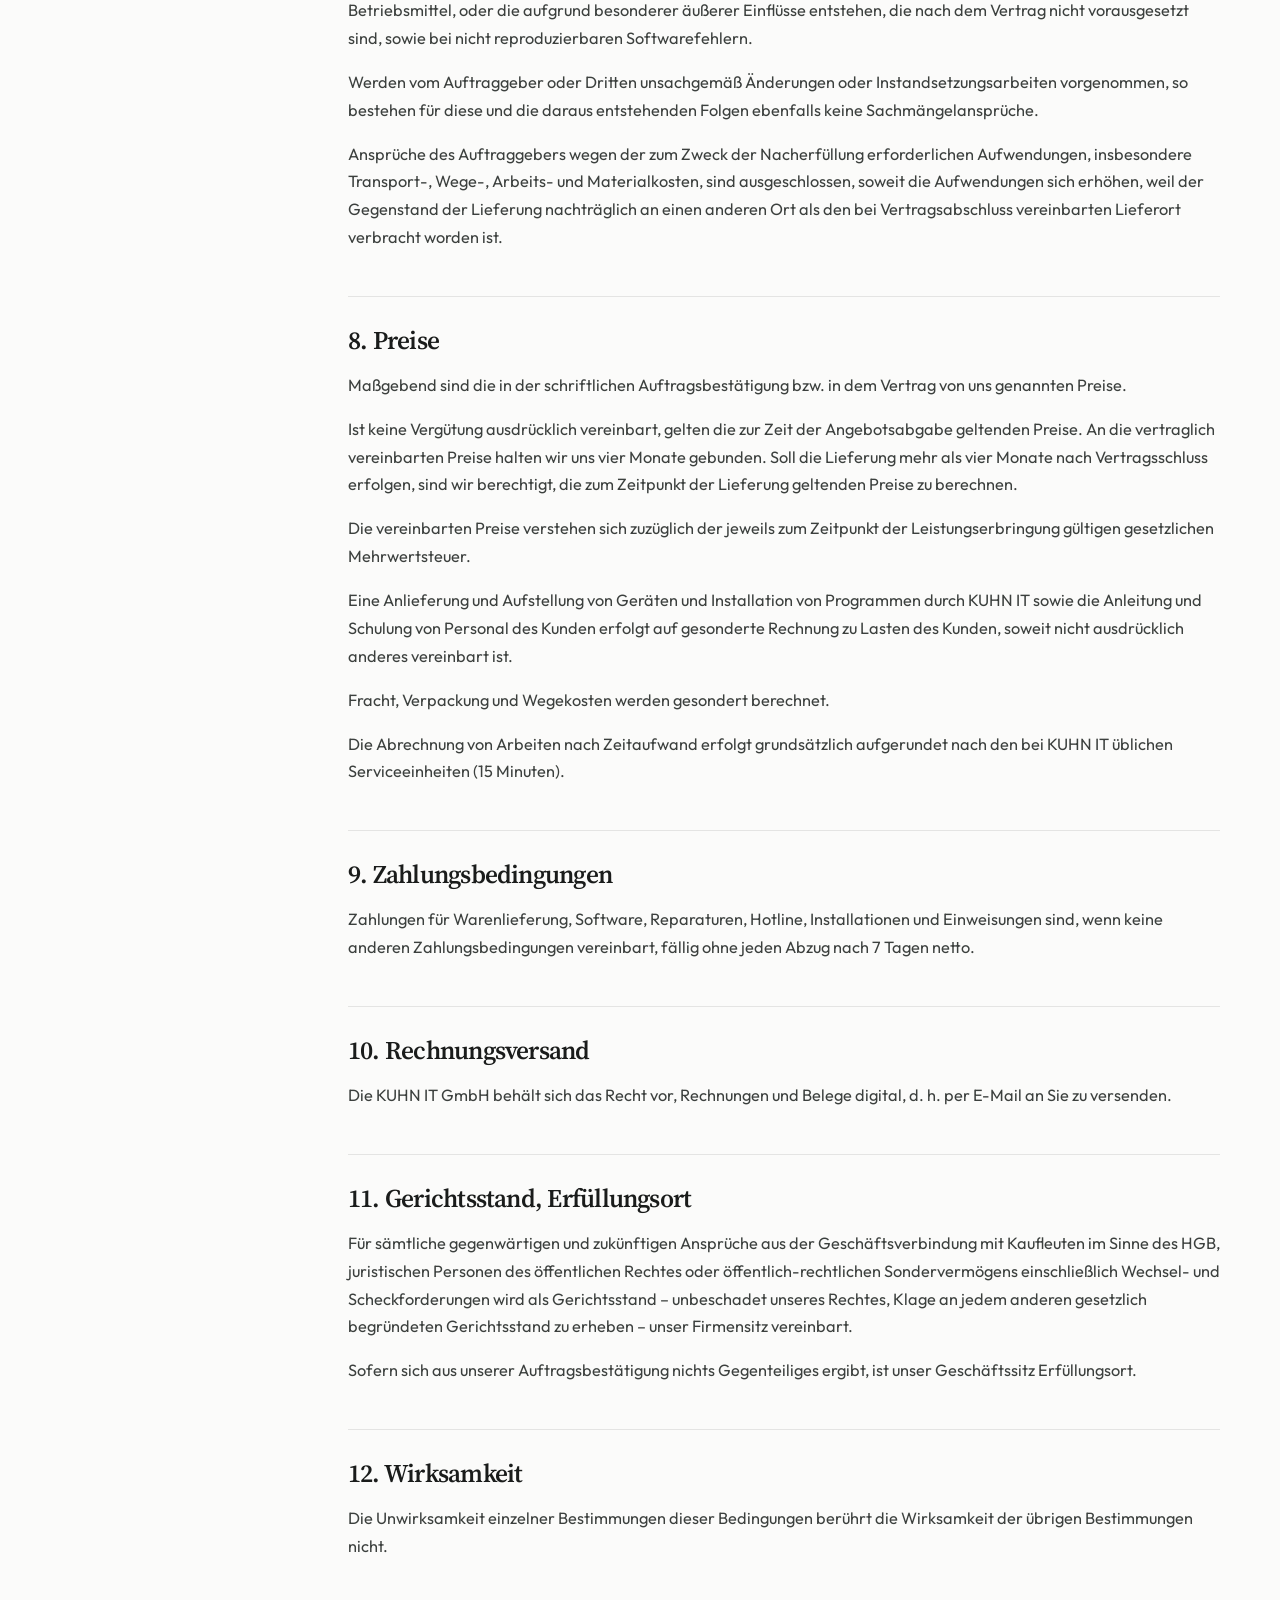
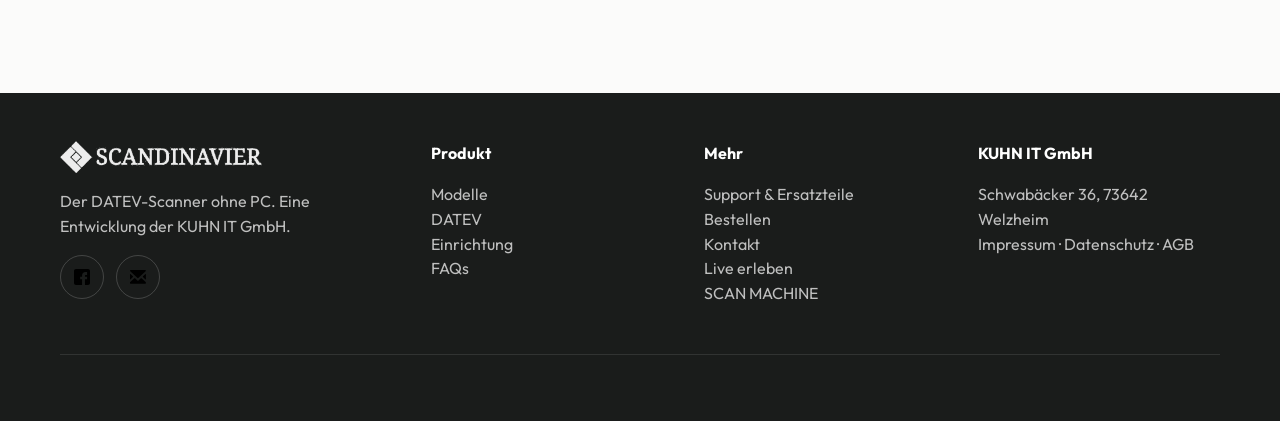
<file: agb.html>
<!DOCTYPE html>
<html lang="de">
<head>
  <meta charset="UTF-8">
  <meta name="viewport" content="width=device-width, initial-scale=1, viewport-fit=cover">
  <title>AGB – SCANDINAVIER</title>
  <meta name="description" content="Allgemeine Geschäfts- und Lieferbedingungen der KUHN IT GmbH für SCANDINAVIER.">
  <link rel="preconnect" href="https://fonts.googleapis.com">
  <link rel="preconnect" href="https://fonts.gstatic.com" crossorigin>
  <link href="https://fonts.googleapis.com/css2?family=Outfit:wght@400;500;600;700&family=Source+Serif+4:opsz,wght@8..60,500;8..60,600&display=swap" rel="stylesheet">
  <link rel="stylesheet" href="css/styles.css">
  <link rel="stylesheet" href="css/legal.css">
  <link rel="icon" href="media/homepage/logos/scandinavier-mark.png">
</head>
<body>
  <a class="skip" href="#inhalt">Zum Inhalt springen</a>

  <scandi-site-header
    cta-ghost-href="support.html"
    cta-ghost-label="Support"
    cta-primary-href="bestellformular.html"
    cta-primary-label="Scanner bestellen"
  ></scandi-site-header>

  <main id="inhalt">
    <header class="legal-hero">
      <div class="wrap">
        <p class="eyebrow">Rechtliches</p>
        <h1>AGB</h1>
        <p class="lede">Allgemeine Geschäfts- und Lieferbedingungen der KUHN IT GmbH.</p>
        <nav class="legal-switch" aria-label="Rechtliche Seiten">
          <a href="impressum.html">Impressum</a>
          <a href="datenschutz.html">Datenschutz</a>
          <a href="agb.html" aria-current="page">AGB</a>
        </nav>
      </div>
    </header>

    <div class="wrap legal-layout">
      <nav class="legal-toc" aria-label="Abschnitte">
        <a href="#geltung">1. Geltung</a>
        <a href="#angebot">2. Angebot</a>
        <a href="#aufwand">3. Nicht durchgeführte Aufträge</a>
        <a href="#programmierung">4. Programmierleistungen</a>
        <a href="#fristen">5. Fristen und Verzug</a>
        <a href="#eigentum">6. Eigentumsvorbehalt</a>
        <a href="#maengel">7. Sachmängelhaftung</a>
        <a href="#preise">8. Preise</a>
        <a href="#zahlung">9. Zahlung</a>
        <a href="#rechnung">10. Rechnungsversand</a>
        <a href="#gericht">11. Gerichtsstand</a>
        <a href="#wirksamkeit">12. Wirksamkeit</a>
      </nav>

      <article class="legal-prose">
        <section id="geltung">
          <h2>1. Allgemeine Geschäftsbedingungen</h2>
          <p>Diese allgemeinen Geschäfts- und Lieferbedingungen gelten für alle zwischen der KUHN IT und dem Käufer abgeschlossenen Verträge sowie für alle sonstigen Absprachen, die im Rahmen der Geschäftsverbindung getroffen werden. Allgemeine Geschäftsbedingungen des Kunden werden ausdrücklich nicht Vertragsinhalt, auch wenn ihnen seitens der KUHN IT nicht ausdrücklich widersprochen wird. Für den Fall, dass der Kunde die nachfolgenden allgemeinen Geschäfts- und Lieferbedingungen nicht gelten lassen will, hat er dies vorher schriftlich der KUHN IT anzuzeigen. Von diesen Geschäftsbedingungen abweichende Regelungen, insbesondere Änderungen und Ergänzungen dieser Geschäftsbedingungen sowie Geschäftsbedingungen des Kunden, werden nur durch unsere schriftliche Bestätigung wirksam.</p>
        </section>

        <section id="angebot">
          <h2>2. Angebot, Angebotsunterlagen</h2>
          <p>Unsere Angebote sind freibleibend. Vertragliche Verpflichtungen mit uns bestehen erst nach einer schriftlichen Vertragsbestätigung durch uns oder durch Ausführung. Ist eine Bestellung des Auftraggebers als Angebot gemäß § 145 BGB anzusehen, so können wir dies innerhalb von 4 Wochen annehmen.</p>
        </section>

        <section id="aufwand">
          <h2>3. Kosten für nicht durchgeführte Aufträge</h2>
          <p>Da Fehlersuche Arbeitszeit ist, wird im Falle, dass keine Gewährleistungsarbeiten vorliegen, der entstandene und zu belegende Aufwand dem Kunden in Rechnung gestellt, wenn ein Auftrag nicht durchgeführt werden kann, weil:</p>
          <ul>
            <li>der beanstandete Fehler unter Beachtung der Regeln der Technik nicht festgestellt werden konnte,</li>
            <li>der beanstandete Fehler auf Fehlbedienung zurückzuführen ist und somit keine Reparatur notwendig ist,</li>
            <li>ein benötigtes Ersatzteil nicht verfügbar ist und nicht mit angemessenem Aufwand bereitgestellt werden kann,</li>
            <li>der Kunde den vereinbarten Termin schuldhaft versäumt,</li>
            <li>der Auftrag während der Durchführung zurückgezogen wurde.</li>
          </ul>
        </section>

        <section id="programmierung">
          <h2>4. Programmierleistungen</h2>
          <p>Bei der Beauftragung mit der Anpassung von Office-Anwendungen oder sonstiger Software an die individuellen Bedürfnisse des Kunden, der Durchführung von Migrationen oder ähnlichen Leistungen treffen die Parteien über den genauen Inhalt der geschuldeten Leistung eine schriftliche Vereinbarung. Der Kunde ist verpflichtet, uns sämtliche für die Bestimmung der Leistung und der für die Erreichung des Zwecks erforderlichen Informationen unaufgefordert vollständig und in rechtmäßiger Form zur Verfügung zu stellen. Weiter ist der Kunde verpflichtet, auf Verlangen sämtliche fachlichen Ansprechpartner schriftlich mit Kontaktadresse, E-Mail-Anschrift und Telefonnummer zu benennen.</p>
          <p>Dabei hat der Kunde das von ihm gewünschte Anforderungsprofil genau vorzugeben und alle von ihm zur vertragsgemäßen Erbringung der Leistung erforderlichen Punkte vollständig und umfassend zu benennen.</p>
          <p>Sämtliche Urheberrechte an unseren Programmierleistungen und der Quellcode stehen allein der KUHN IT zu. Der Kunde erhält mit der vollständigen Bezahlung des vereinbarten Preises das Recht zur zeitlich unbeschränkten Nutzung für eigene Zwecke. Eine anderweitige Verwertung der Programmierleistungen insbesondere die Vervielfältigung, der Verkauf oder die Überlassung der Nutzung an Dritte ist dem Kunden nicht gestattet, es sei denn, es wird ausdrücklich eine anderslautende schriftliche Vereinbarung getroffen.</p>
        </section>

        <section id="fristen">
          <h2>5. Fristen für Lieferungen/Verzug/Termin-Absage</h2>
          <p>Die Einhaltung von Fristen für Lieferungen und Leistungen setzt den rechtzeitigen Eingang sämtlicher vom Auftraggeber zu liefernden Unterlagen, erforderlichen Genehmigungen und Freigaben insbesondere von Plänen sowie die Einhaltung der vereinbarten Zahlungsbedingungen und sonstigen Verpflichtungen durch den Auftraggeber voraus. Werden diese Voraussetzungen nicht rechtzeitig erfüllt, so verlängern sich die Fristen angemessen; dies gilt nicht, wenn wir die Verzögerung zu vertreten haben.</p>
          <p>Ist die Nichteinhaltung der Fristen auf höhere Gewalt, z. B. Mobilmachung, Krieg, Aufruhr, Terror oder auf ähnliche Ereignisse, z. B. Streik oder Aussperrung, zurückzuführen, verlängern sich die Fristen angemessen.</p>
          <p>Werden Versand oder Zustellung auf Wunsch des Auftraggebers um mehr als einen Monat nach Anzeige der Versandbereitschaft verzögert, kann dem Auftraggeber für jeden angefangenen Monat Lagergeld in Höhe von 0,5 Prozent des Preises der Gegenstände der Lieferungen, höchstens jedoch insgesamt 5 Prozent berechnet werden. Der Nachweis höherer oder niedrigerer Lagerkosten bleibt unberührt.</p>
          <p>Für festgeplante Termine bei Nicht-Service-Kunden (Auftraggeber) muss eine eventuelle Termin-Absage des Auftraggebers mindestens 24 Stunden vor dem Termin erfolgen, sonst wird eine Ausfallzeit-Gebühr von 150 Euro in Rechnung gestellt.</p>
        </section>

        <section id="eigentum">
          <h2>6. Eigentumsvorbehalt</h2>
          <p>Die gelieferte Ware bleibt bis zur vollständigen Bezahlung sämtlicher Forderungen der KUHN IT aus der Geschäftsverbindung mit dem Kunden in Haupt- und Nebensache Eigentum der KUHN IT. Der Kunde ist verpflichtet, die unter dem Eigentumsvorbehalt der KUHN IT stehenden Sachen ordnungsgemäß zu versichern (d. h. Diebstahl-, Feuer-, Wasser- und Schwachstromversicherung) und der KUHN IT auf Anforderung eine solche Versicherung nachzuweisen. Im Schadensfall gilt der Versicherungsanspruch des Kunden als an die KUHN IT abgetreten. Der Kunde ist zur Verfügung über die unter dem Eigentumsvorbehalt stehenden Sachen nicht befugt. Bei Pfändungen oder Beschlagnahmen hat der Kunde die KUHN IT unverzüglich schriftlich zu unterrichten und hat Dritte auf den Eigentumsvorbehalt der KUHN IT unverzüglich in geeigneter Form hinzuweisen. Für den Fall, dass der Kunde dennoch die Liefergegenstände veräußert und die KUHN IT dieses genehmigen sollte, tritt der Kunde der KUHN IT bereits mit Vertragsabschluss alle Ansprüche gegen seine Abnehmer ab. Der Kunde ist verpflichtet, der KUHN IT alle zur Geltendmachung dieser Rechte erforderlichen Informationen herauszugeben und die erforderlichen Mitwirkungshandlungen zu erbringen.</p>
        </section>

        <section id="maengel">
          <h2>7. Sachmängelhaftung</h2>
          <p>Für Sachmängel haften wir wie folgt:</p>
          <p>Diejenigen Teile oder Leistungen, die innerhalb der Verjährungsfrist – ohne Rücksicht auf die Betriebsdauer – einen Sachmangel aufweisen, sofern dessen Ursache bereits im Zeitpunkt des Gefahrübergangs vorlag, sind nach unserer Wahl unentgeltlich nachzubessern, neu zu liefern oder neu zu erbringen.</p>
          <p>Sachmängelansprüche verjähren in 12 Monaten.</p>
          <p>Der Auftraggeber hat Sachmängel uns gegenüber unverzüglich schriftlich zu rügen.</p>
          <p>Uns ist stets zunächst Gelegenheit zur Nacherfüllung innerhalb angemessener Frist zu gewähren.</p>
          <p>Mängelansprüche bestehen nicht bei nur unerheblicher Abweichung von der geschuldeten Beschaffenheit, bei nur unerheblicher Beeinträchtigung der Brauchbarkeit, bei natürlicher Abnutzung oder Schäden, die nach dem Gefahrübergang infolge fehlerhafter oder nachlässiger Behandlung, übermäßiger Beanspruchung, ungeeigneter Betriebsmittel, oder die aufgrund besonderer äußerer Einflüsse entstehen, die nach dem Vertrag nicht vorausgesetzt sind, sowie bei nicht reproduzierbaren Softwarefehlern.</p>
          <p>Werden vom Auftraggeber oder Dritten unsachgemäß Änderungen oder Instandsetzungsarbeiten vorgenommen, so bestehen für diese und die daraus entstehenden Folgen ebenfalls keine Sachmängelansprüche.</p>
          <p>Ansprüche des Auftraggebers wegen der zum Zweck der Nacherfüllung erforderlichen Aufwendungen, insbesondere Transport-, Wege-, Arbeits- und Materialkosten, sind ausgeschlossen, soweit die Aufwendungen sich erhöhen, weil der Gegenstand der Lieferung nachträglich an einen anderen Ort als den bei Vertragsabschluss vereinbarten Lieferort verbracht worden ist.</p>
        </section>

        <section id="preise">
          <h2>8. Preise</h2>
          <p>Maßgebend sind die in der schriftlichen Auftragsbestätigung bzw. in dem Vertrag von uns genannten Preise.</p>
          <p>Ist keine Vergütung ausdrücklich vereinbart, gelten die zur Zeit der Angebotsabgabe geltenden Preise. An die vertraglich vereinbarten Preise halten wir uns vier Monate gebunden. Soll die Lieferung mehr als vier Monate nach Vertragsschluss erfolgen, sind wir berechtigt, die zum Zeitpunkt der Lieferung geltenden Preise zu berechnen.</p>
          <p>Die vereinbarten Preise verstehen sich zuzüglich der jeweils zum Zeitpunkt der Leistungserbringung gültigen gesetzlichen Mehrwertsteuer.</p>
          <p>Eine Anlieferung und Aufstellung von Geräten und Installation von Programmen durch KUHN IT sowie die Anleitung und Schulung von Personal des Kunden erfolgt auf gesonderte Rechnung zu Lasten des Kunden, soweit nicht ausdrücklich anderes vereinbart ist.</p>
          <p>Fracht, Verpackung und Wegekosten werden gesondert berechnet.</p>
          <p>Die Abrechnung von Arbeiten nach Zeitaufwand erfolgt grundsätzlich aufgerundet nach den bei KUHN IT üblichen Serviceeinheiten (15 Minuten).</p>
        </section>

        <section id="zahlung">
          <h2>9. Zahlungsbedingungen</h2>
          <p>Zahlungen für Warenlieferung, Software, Reparaturen, Hotline, Installationen und Einweisungen sind, wenn keine anderen Zahlungsbedingungen vereinbart, fällig ohne jeden Abzug nach 7 Tagen netto.</p>
        </section>

        <section id="rechnung">
          <h2>10. Rechnungsversand</h2>
          <p>Die KUHN IT GmbH behält sich das Recht vor, Rechnungen und Belege digital, d. h. per E-Mail an Sie zu versenden.</p>
        </section>

        <section id="gericht">
          <h2>11. Gerichtsstand, Erfüllungsort</h2>
          <p>Für sämtliche gegenwärtigen und zukünftigen Ansprüche aus der Geschäftsverbindung mit Kaufleuten im Sinne des HGB, juristischen Personen des öffentlichen Rechtes oder öffentlich-rechtlichen Sondervermögens einschließlich Wechsel- und Scheckforderungen wird als Gerichtsstand – unbeschadet unseres Rechtes, Klage an jedem anderen gesetzlich begründeten Gerichtsstand zu erheben – unser Firmensitz vereinbart.</p>
          <p>Sofern sich aus unserer Auftragsbestätigung nichts Gegenteiliges ergibt, ist unser Geschäftssitz Erfüllungsort.</p>
        </section>

        <section id="wirksamkeit">
          <h2>12. Wirksamkeit</h2>
          <p>Die Unwirksamkeit einzelner Bestimmungen dieser Bedingungen berührt die Wirksamkeit der übrigen Bestimmungen nicht.</p>
        </section>
      </article>
    </div>
  </main>

  <footer class="site-footer">
    <div class="wrap">
      <div class="footer-grid">
        <div>
          <div class="brand">
            <img class="brand-logo" src="media/homepage/logos/scandinavier-wordmark.png" alt="SCANDINAVIER">
          </div>
          <p>Der DATEV-Scanner ohne PC. Eine Entwicklung der <a href="https://www.kuhnit.de/loesungen-leistungen/scandinavier">KUHN IT GmbH</a>.</p>
          <div class="social">
            <a href="https://www.facebook.com/pg/KuhnIT/posts/" target="_blank" rel="noreferrer" aria-label="Facebook"><img src="media/homepage/icons/facebook.svg" alt=""></a>
            <a href="mailto:info@kuhnit.de?subject=Nachricht%20an%20den%20SCANDINAVIER" aria-label="E-Mail"><img src="media/homepage/icons/email.svg" alt=""></a>
          </div>
        </div>
        <div>
          <strong style="color:#fff;">Produkt</strong>
          <p>
            <a href="index.html#modelle">Modelle</a><br>
            <a href="index.html#datev">DATEV</a><br>
            <a href="einrichtung.html">Einrichtung</a><br>
            <a href="index.html#faq">FAQs</a>
          </p>
        </div>
        <div>
          <strong style="color:#fff;">Mehr</strong>
          <p>
            <a href="support.html">Support &amp; Ersatzteile</a><br>
            <a href="bestellformular.html">Bestellen</a><br>
            <a href="kontakt.html">Kontakt</a><br>
            <a href="https://www.scandinavier.de/scandinavier-on-tour">Live erleben</a><br>
            <a href="https://www.scanmachine.de/">SCAN MACHINE</a>
          </p>
        </div>
        <div>
          <strong style="color:#fff;">KUHN IT GmbH</strong>
          <p>Schwabäcker 36, 73642 Welzheim<br>
          <a href="impressum.html">Impressum</a> ·
          <a href="datenschutz.html">Datenschutz</a> ·
          <a href="agb.html">AGB</a></p>
        </div>
      </div>
      <div class="legal">
        <span>© 2026 KUHN IT GmbH</span>
        <span>Belege scannen. Direkt zu DATEV.</span>
      </div>
    </div>
  </footer>

  <script src="js/site-chrome.js"></script>
  <script src="js/cookies.js"></script>
  <script src="js/motion.js"></script>
  <script src="js/ui.js"></script>
</body>
</html>
</file>
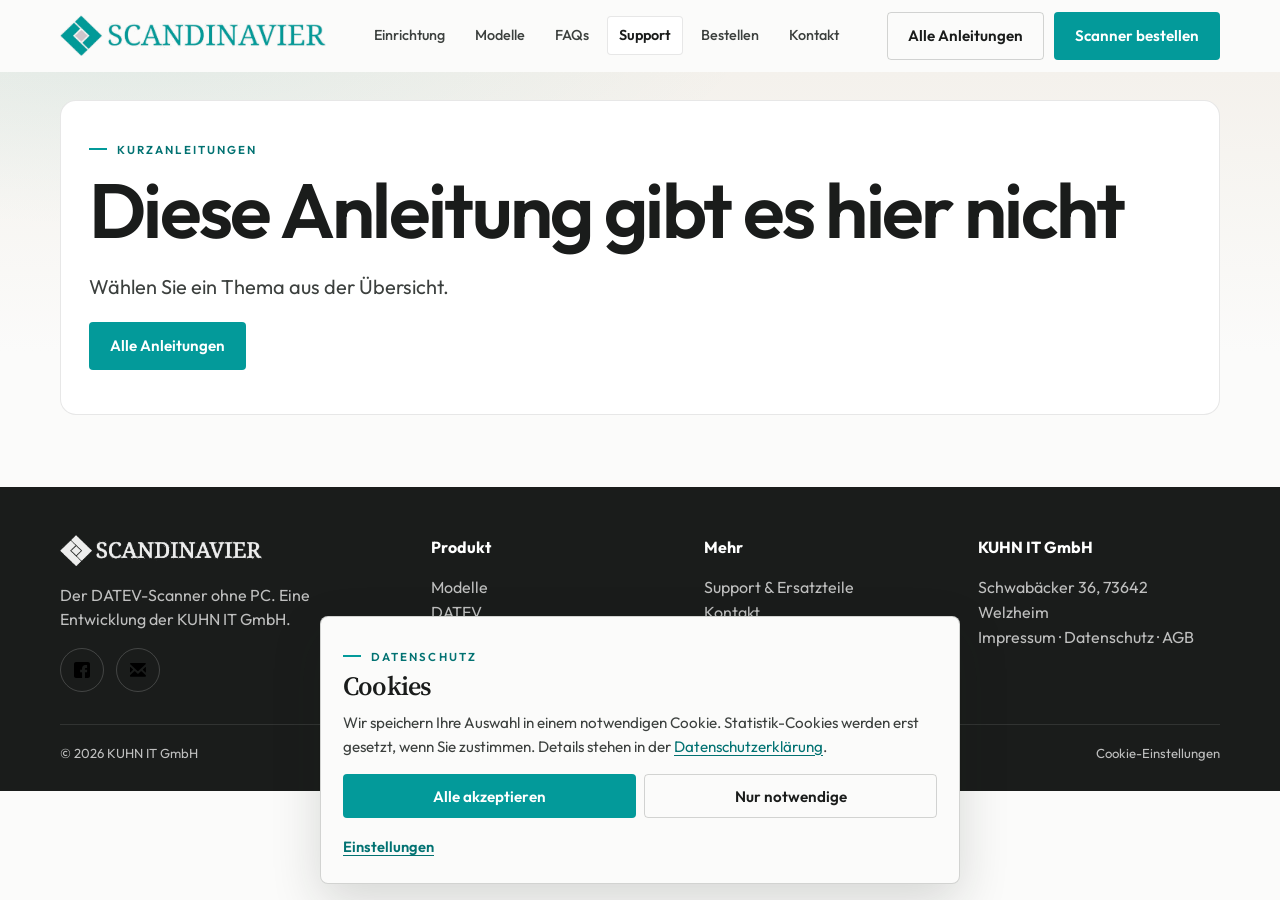
<file: anleitung.html>
<!DOCTYPE html>
<html lang="de">
<head>
  <meta charset="UTF-8">
  <meta name="viewport" content="width=device-width, initial-scale=1, viewport-fit=cover">
  <title>Anleitung – SCANDINAVIER</title>
  <meta name="description" content="Kurzanleitung für den SCANDINAVIER Scanner – Schritt für Schritt mit Screenshots.">
  <link rel="preconnect" href="https://fonts.googleapis.com">
  <link rel="preconnect" href="https://fonts.gstatic.com" crossorigin>
  <link href="https://fonts.googleapis.com/css2?family=Outfit:wght@400;500;600;700&family=Source+Serif+4:opsz,wght@8..60,500;8..60,600&display=swap" rel="stylesheet">
  <link rel="stylesheet" href="css/styles.css">
  <link rel="stylesheet" href="css/support.css">
  <link rel="stylesheet" href="css/guide.css">
  <link rel="icon" href="media/homepage/logos/scandinavier-mark.png">
</head>
<body>
  <a class="skip" href="#inhalt">Zum Inhalt springen</a>

  <scandi-site-header
    active="support"
    cta-ghost-href="support.html#anleitungen"
    cta-ghost-label="Alle Anleitungen"
    cta-primary-href="bestellformular.html"
    cta-primary-label="Scanner bestellen"
  ></scandi-site-header>

  <main id="inhalt">
    <article id="guide-article" class="guide-article"></article>
  </main>

  <footer class="site-footer">
    <div class="wrap">
      <div class="footer-grid">
        <div>
          <div class="brand">
            <img class="brand-logo" src="media/homepage/logos/scandinavier-wordmark.png" alt="SCANDINAVIER">
          </div>
          <p>Der DATEV-Scanner ohne PC. Eine Entwicklung der <a href="https://www.kuhnit.de/loesungen-leistungen/scandinavier">KUHN IT GmbH</a>.</p>
          <div class="social">
            <a href="https://www.facebook.com/pg/KuhnIT/posts/" target="_blank" rel="noreferrer" aria-label="Facebook"><img src="media/homepage/icons/facebook.svg" alt=""></a>
            <a href="mailto:info@kuhnit.de?subject=Anleitung%20SCANDINAVIER" aria-label="E-Mail"><img src="media/homepage/icons/email.svg" alt=""></a>
          </div>
        </div>
        <div>
          <strong style="color:#fff;">Produkt</strong>
          <p>
            <a href="index.html#modelle">Modelle</a><br>
            <a href="index.html#datev">DATEV</a><br>
            <a href="einrichtung.html">Einrichtung</a><br>
            <a href="index.html#faq">FAQs</a>
          </p>
        </div>
        <div>
          <strong style="color:#fff;">Mehr</strong>
          <p>
            <a href="support.html">Support &amp; Ersatzteile</a><br>
            <a href="kontakt.html">Kontakt</a><br>
            <a href="https://www.scandinavier.de/scandinavier-on-tour">Live erleben</a><br>
            <a href="https://www.scanmachine.de/">SCAN MACHINE</a>
          </p>
        </div>
        <div>
          <strong style="color:#fff;">KUHN IT GmbH</strong>
          <p>Schwabäcker 36, 73642 Welzheim<br>
          <a href="impressum.html">Impressum</a> ·
          <a href="datenschutz.html">Datenschutz</a> ·
          <a href="agb.html">AGB</a></p>
        </div>
      </div>
      <div class="legal">
        <span>© 2026 KUHN IT GmbH</span>
        <span>Kurzanleitungen</span>
      </div>
    </div>
  </footer>

  <dialog class="guide-lightbox">
    <button class="guide-lightbox-close" type="button" aria-label="Schließen">×</button>
    <img alt="">
  </dialog>

  <script src="js/site-chrome.js"></script>
  <script src="js/cookies.js"></script>
  <script src="js/ui.js"></script>
  <script src="js/guides/inbetriebnahme.js"></script>
  <script src="js/guides/handhabung.js"></script>
  <script src="js/guides/wartung.js"></script>
  <script src="js/guides/scanner-schnittstellen.js"></script>
  <script src="js/guide-page.js"></script>
  <script>
    document.querySelector(".guide-lightbox-close")?.addEventListener("click", () => {
      document.querySelector(".guide-lightbox")?.close();
    });
  </script>
</body>
</html>
</file>
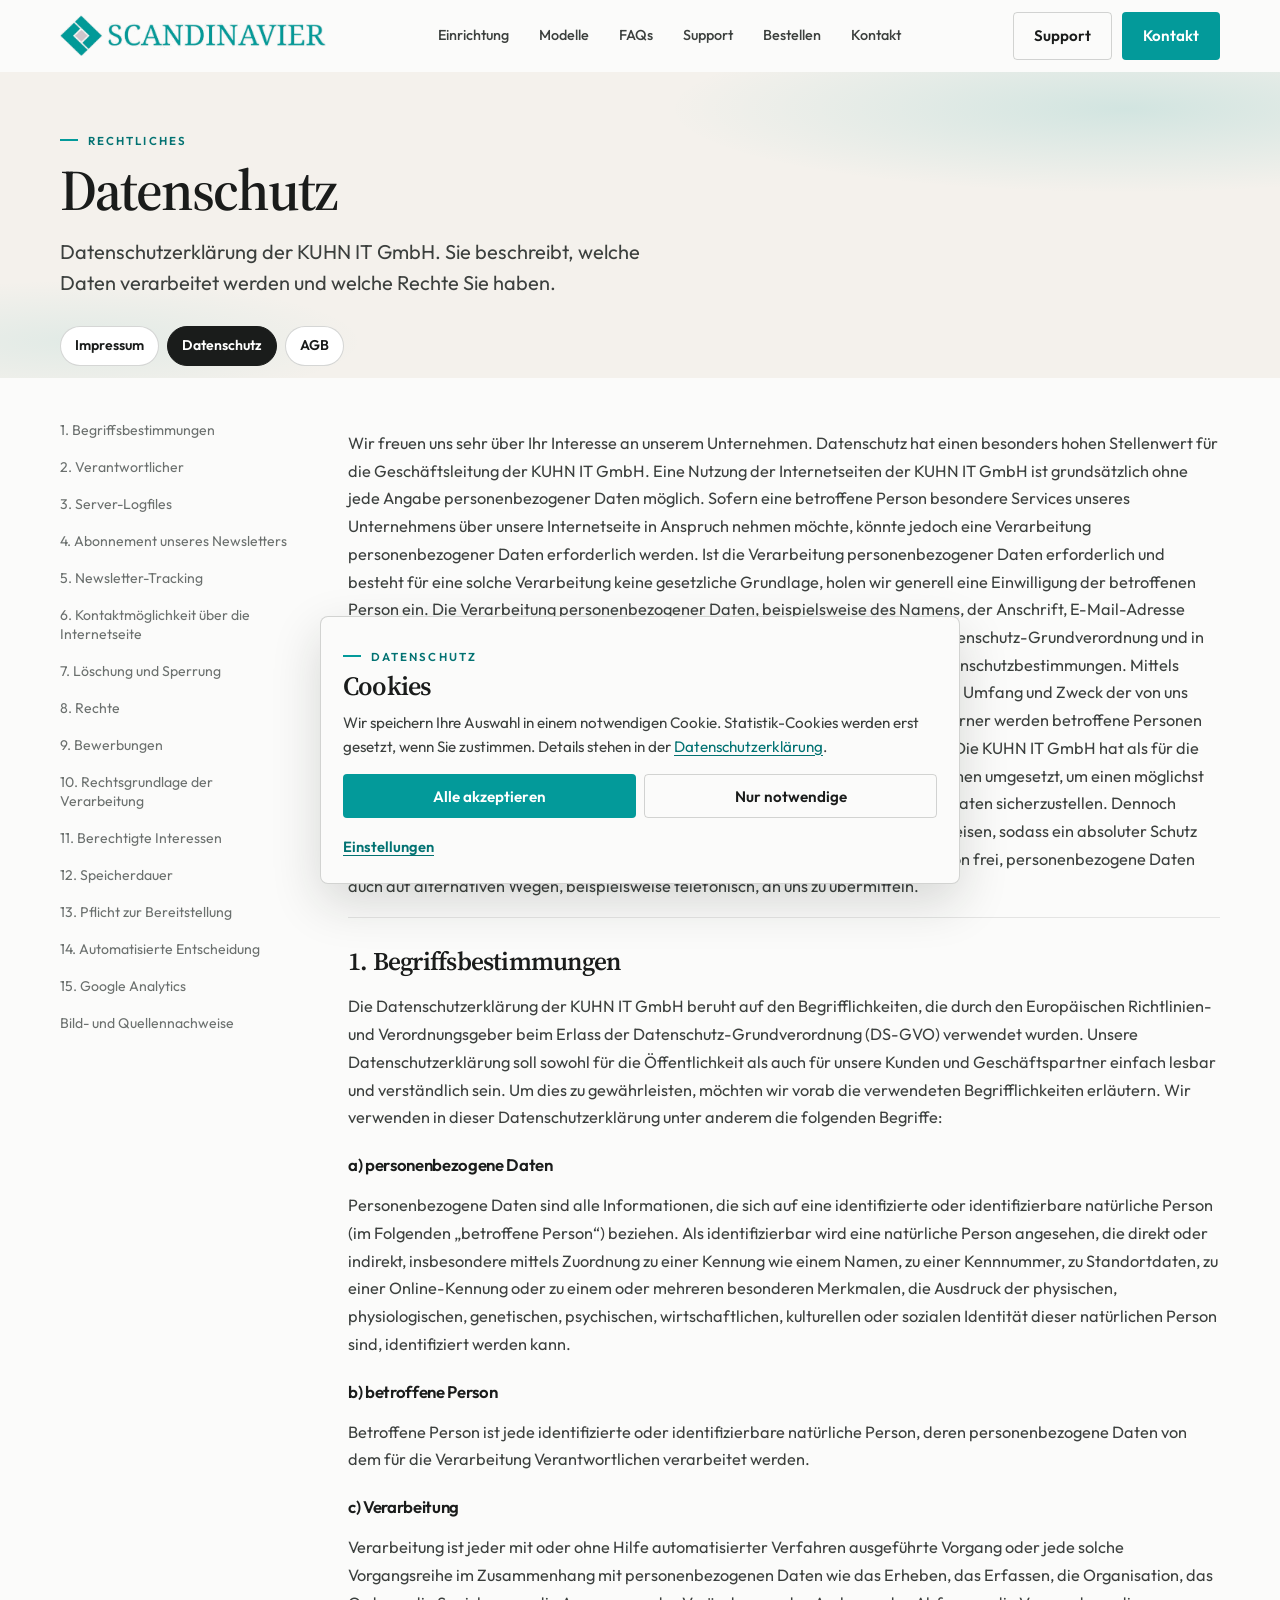
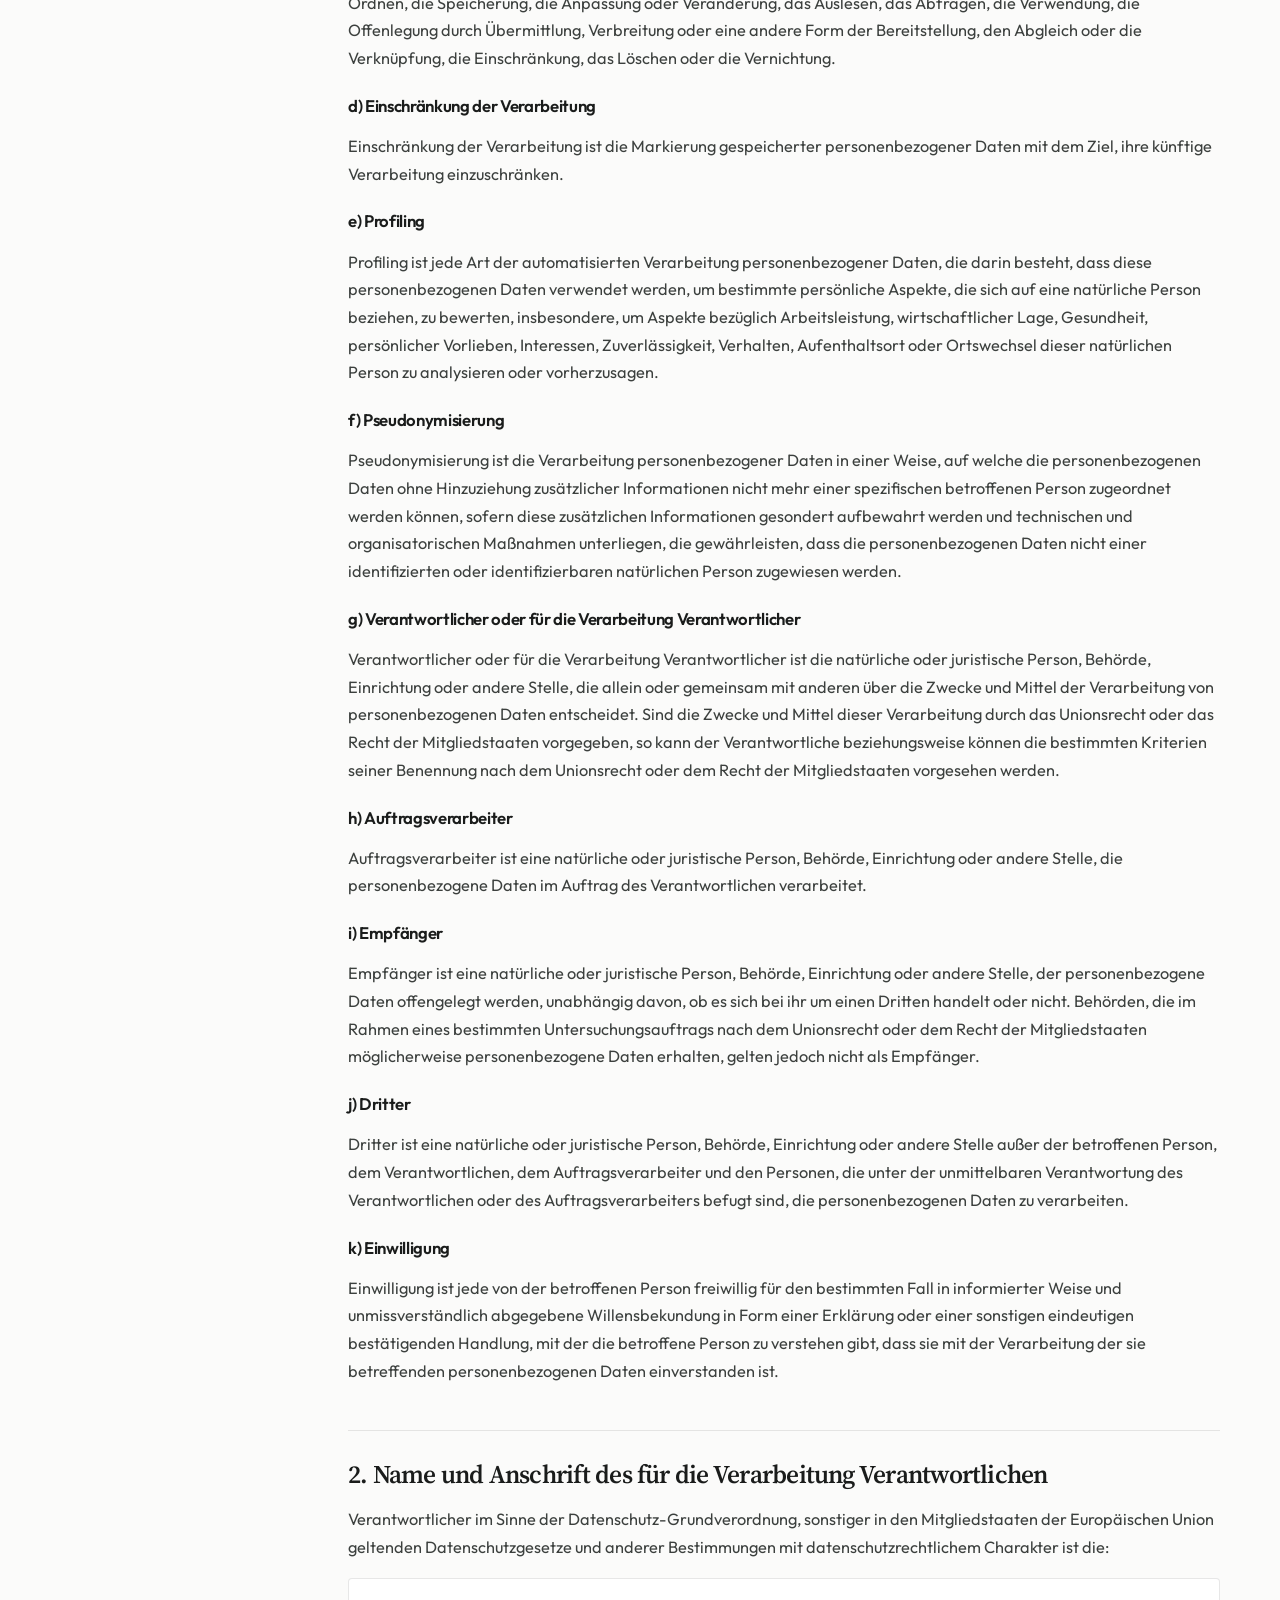
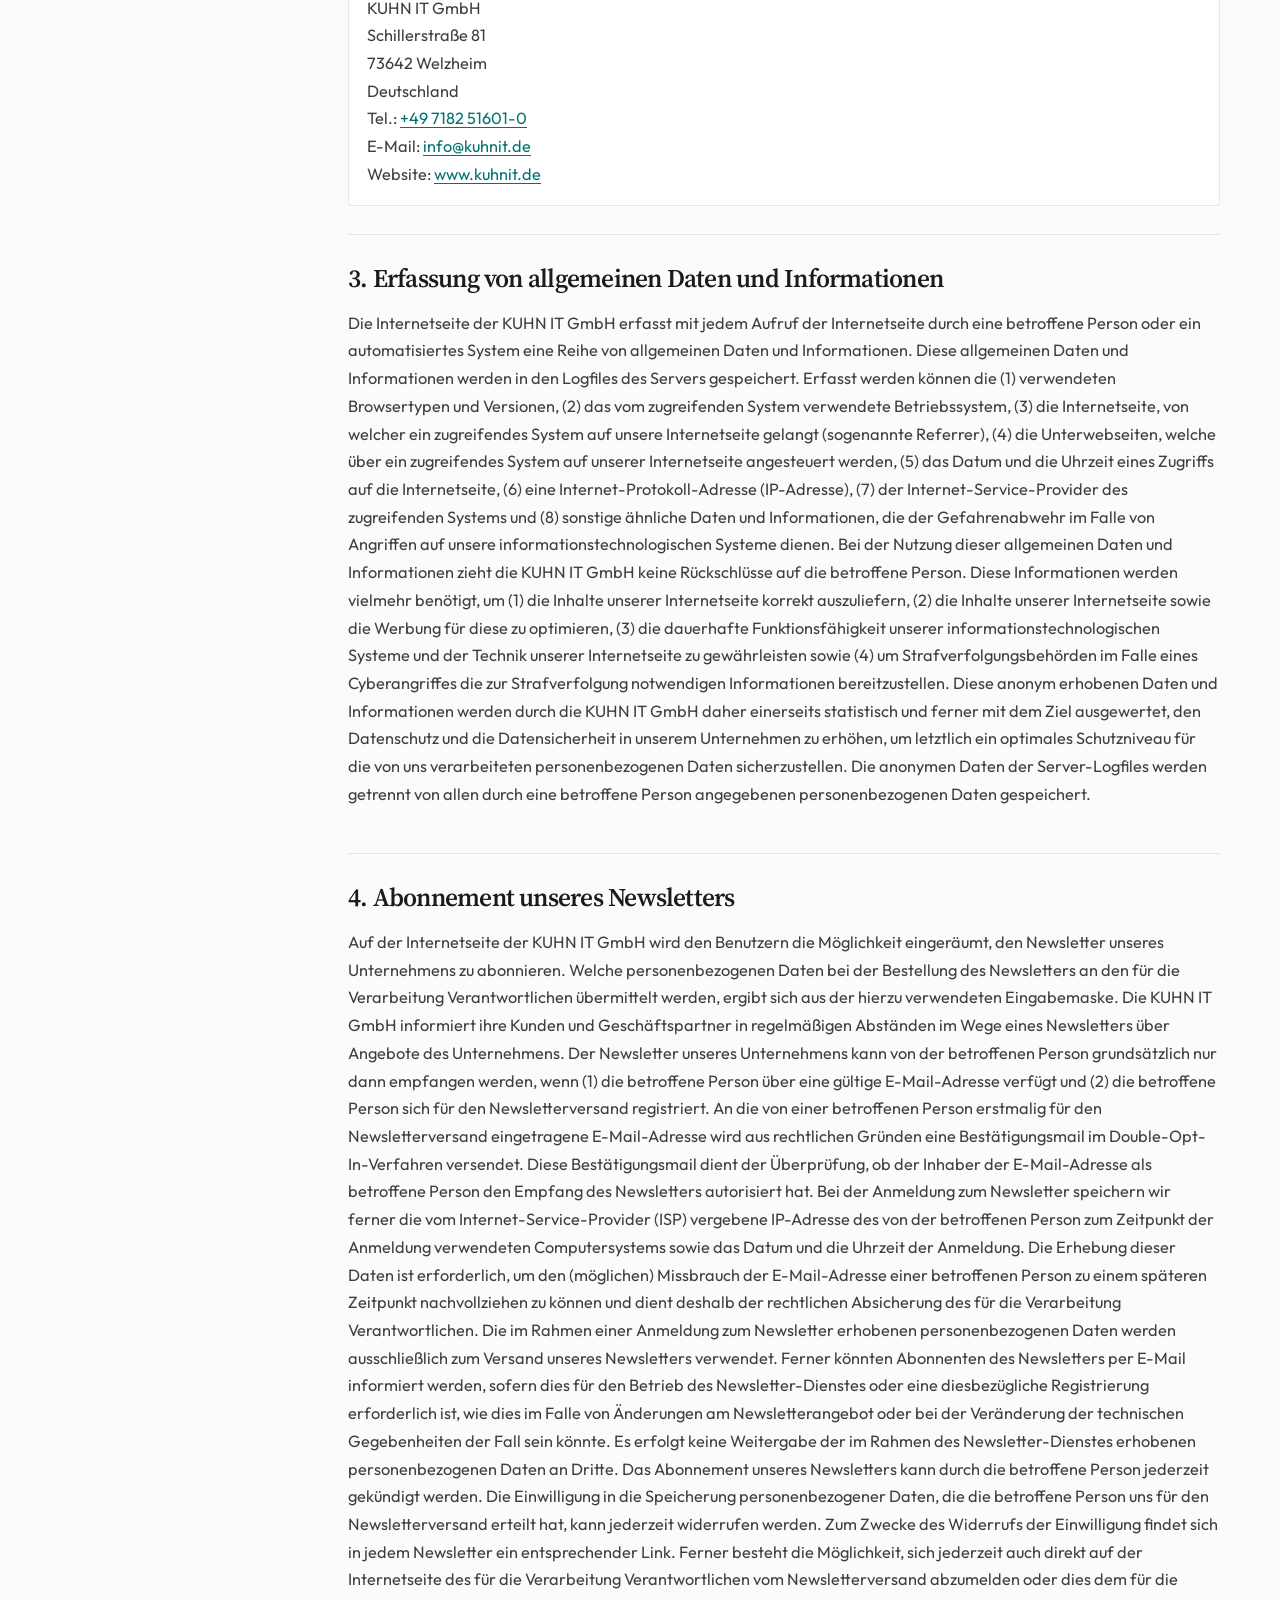
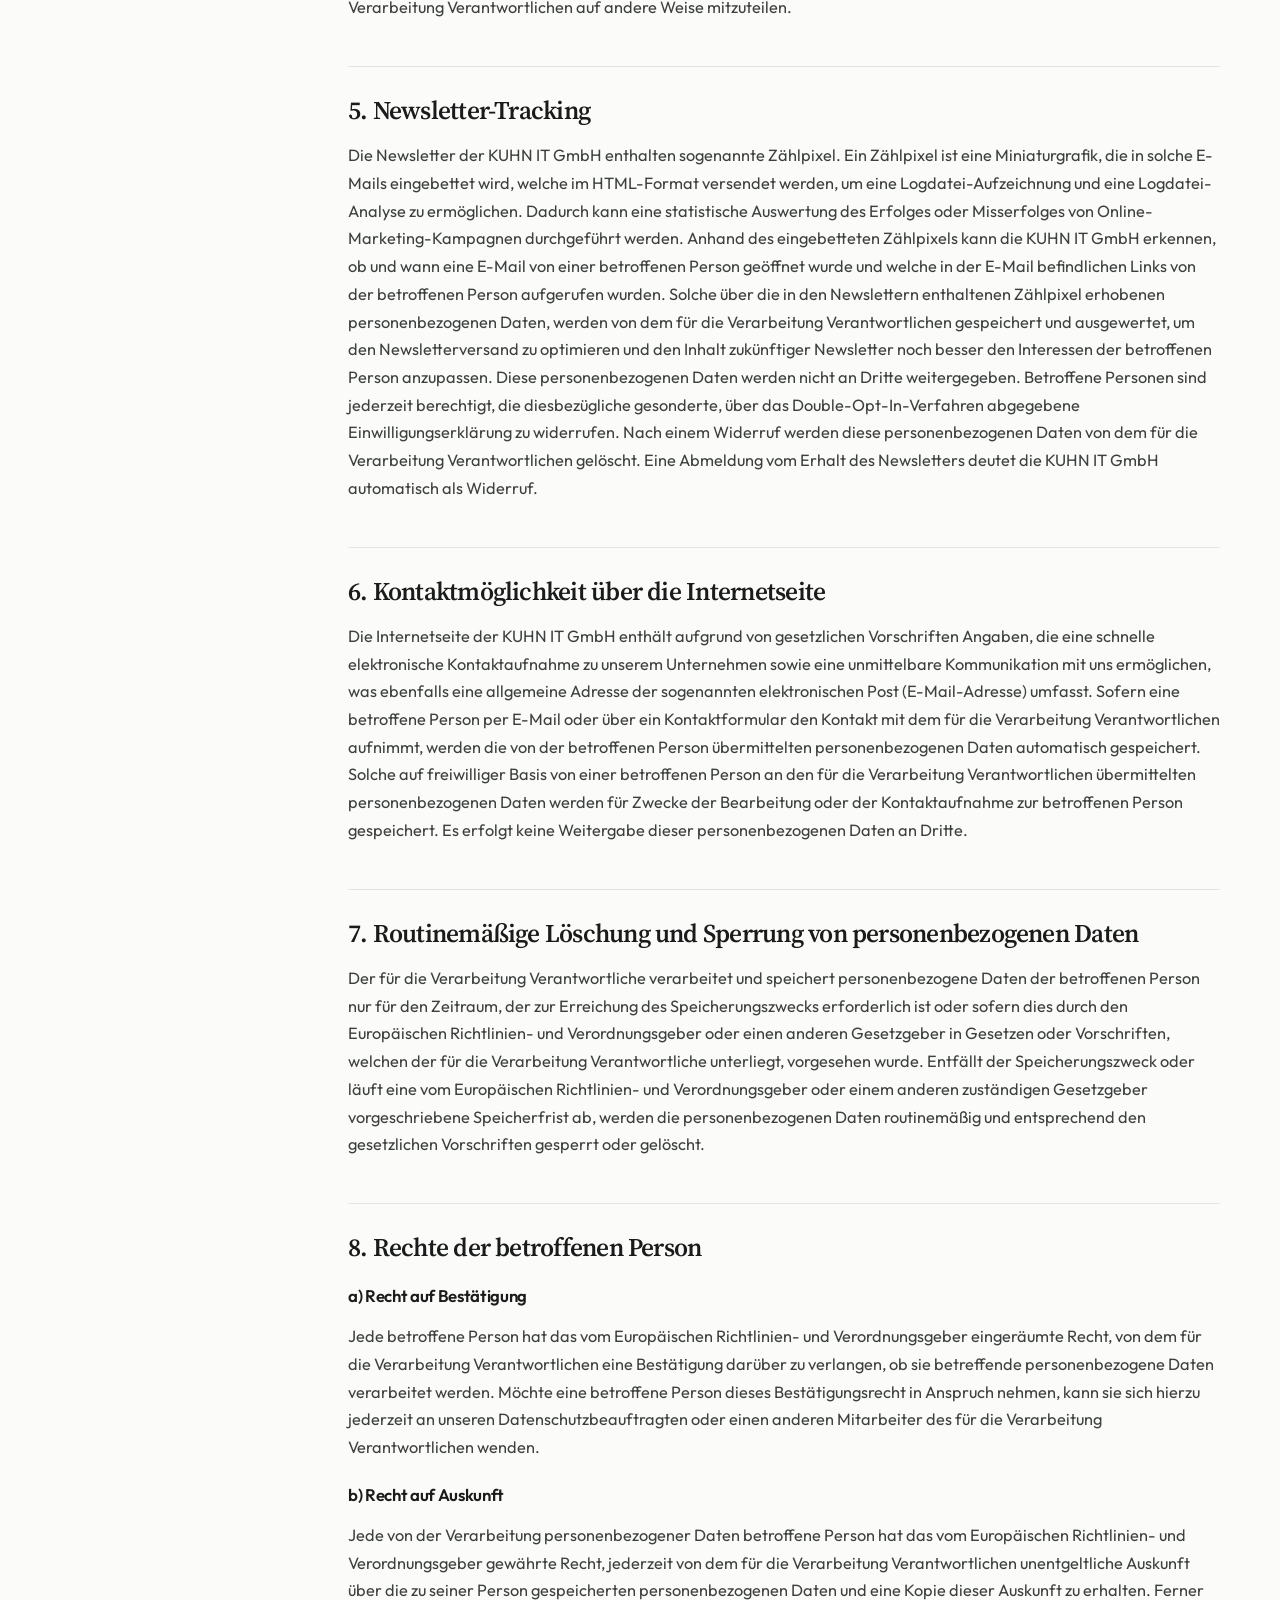
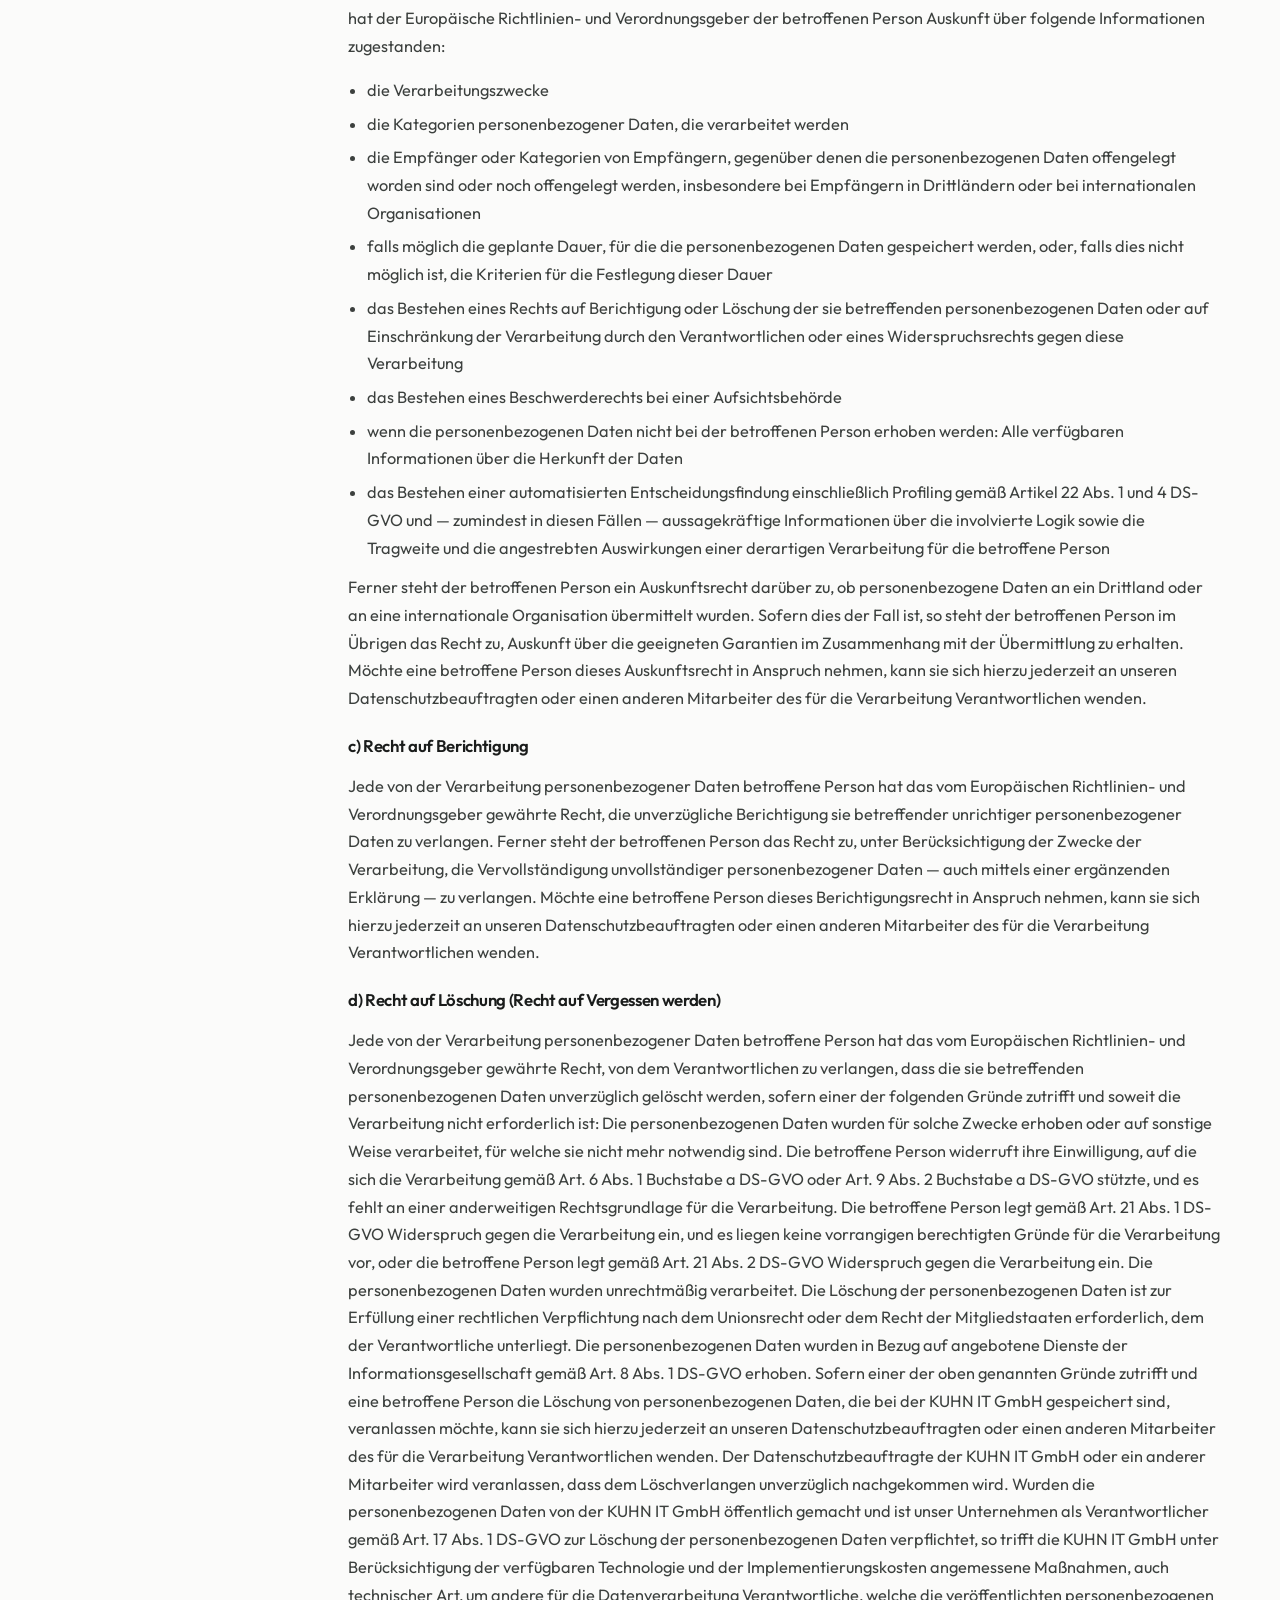
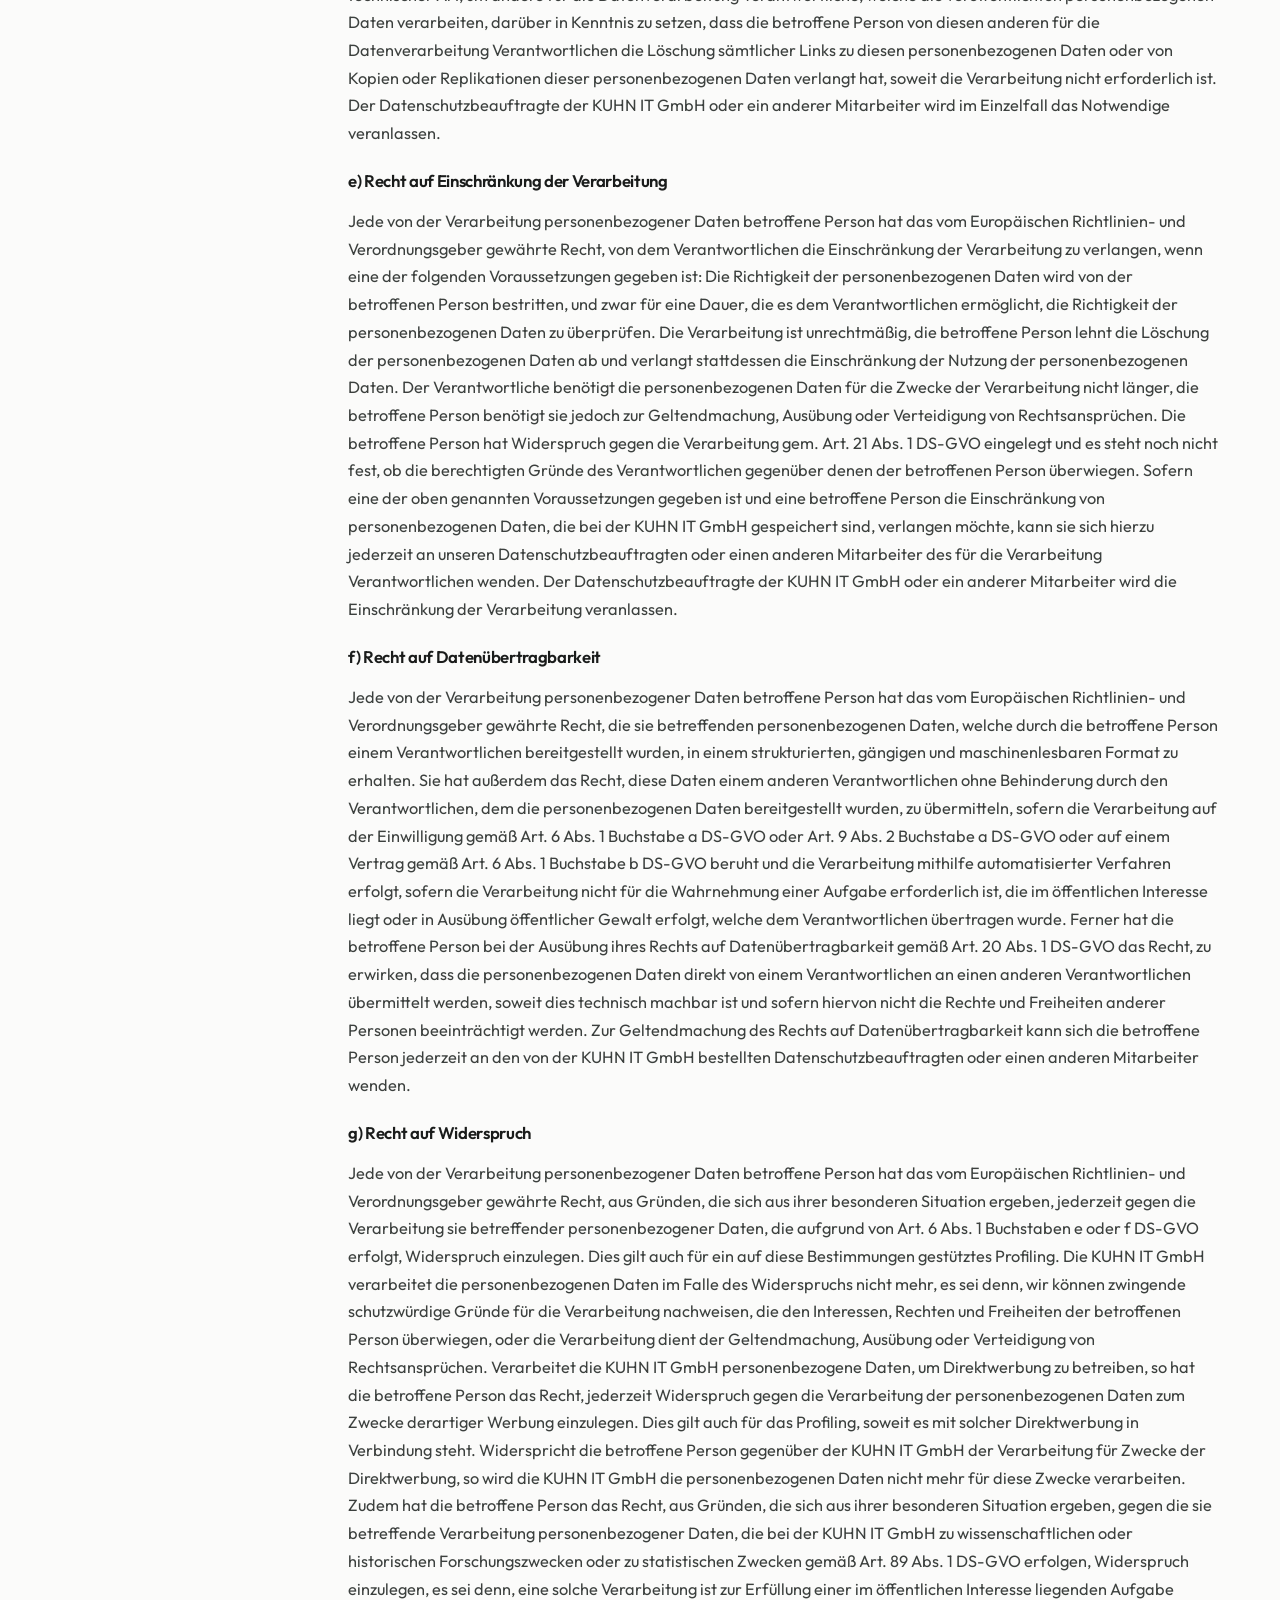
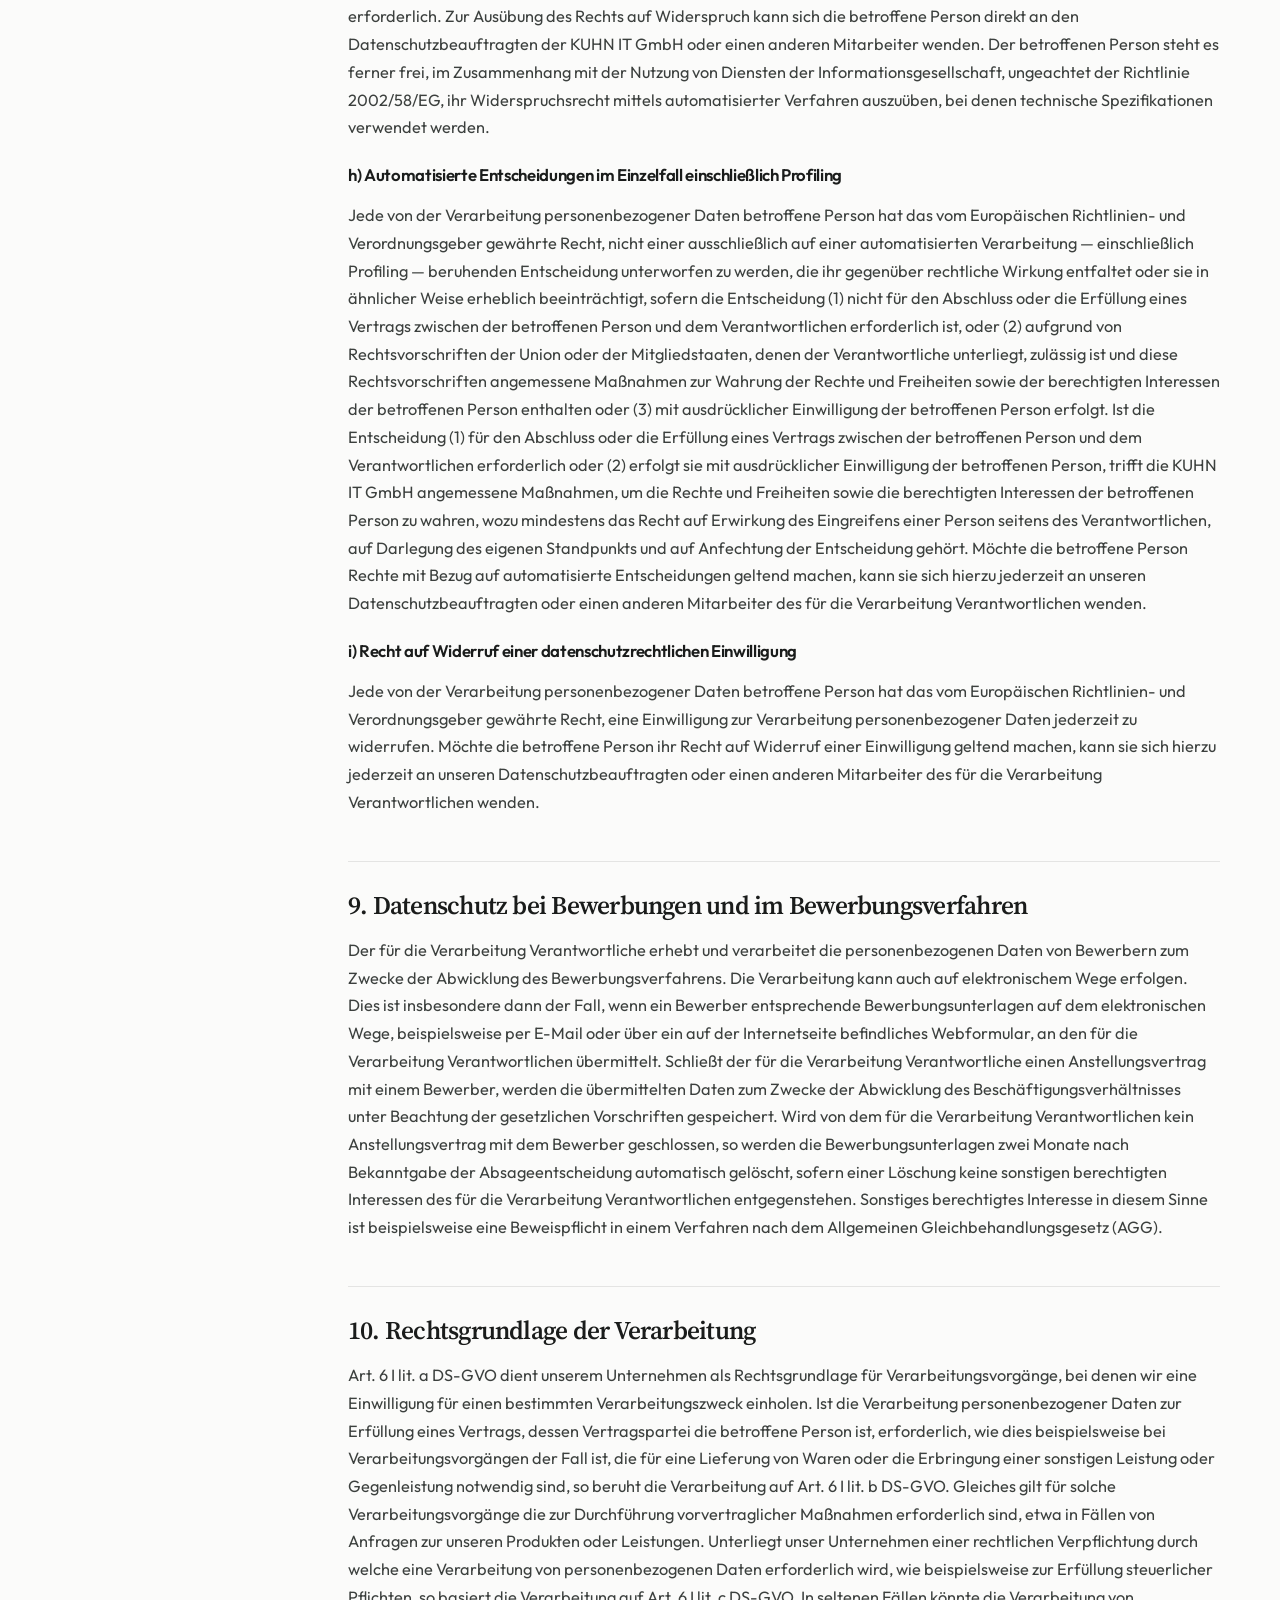
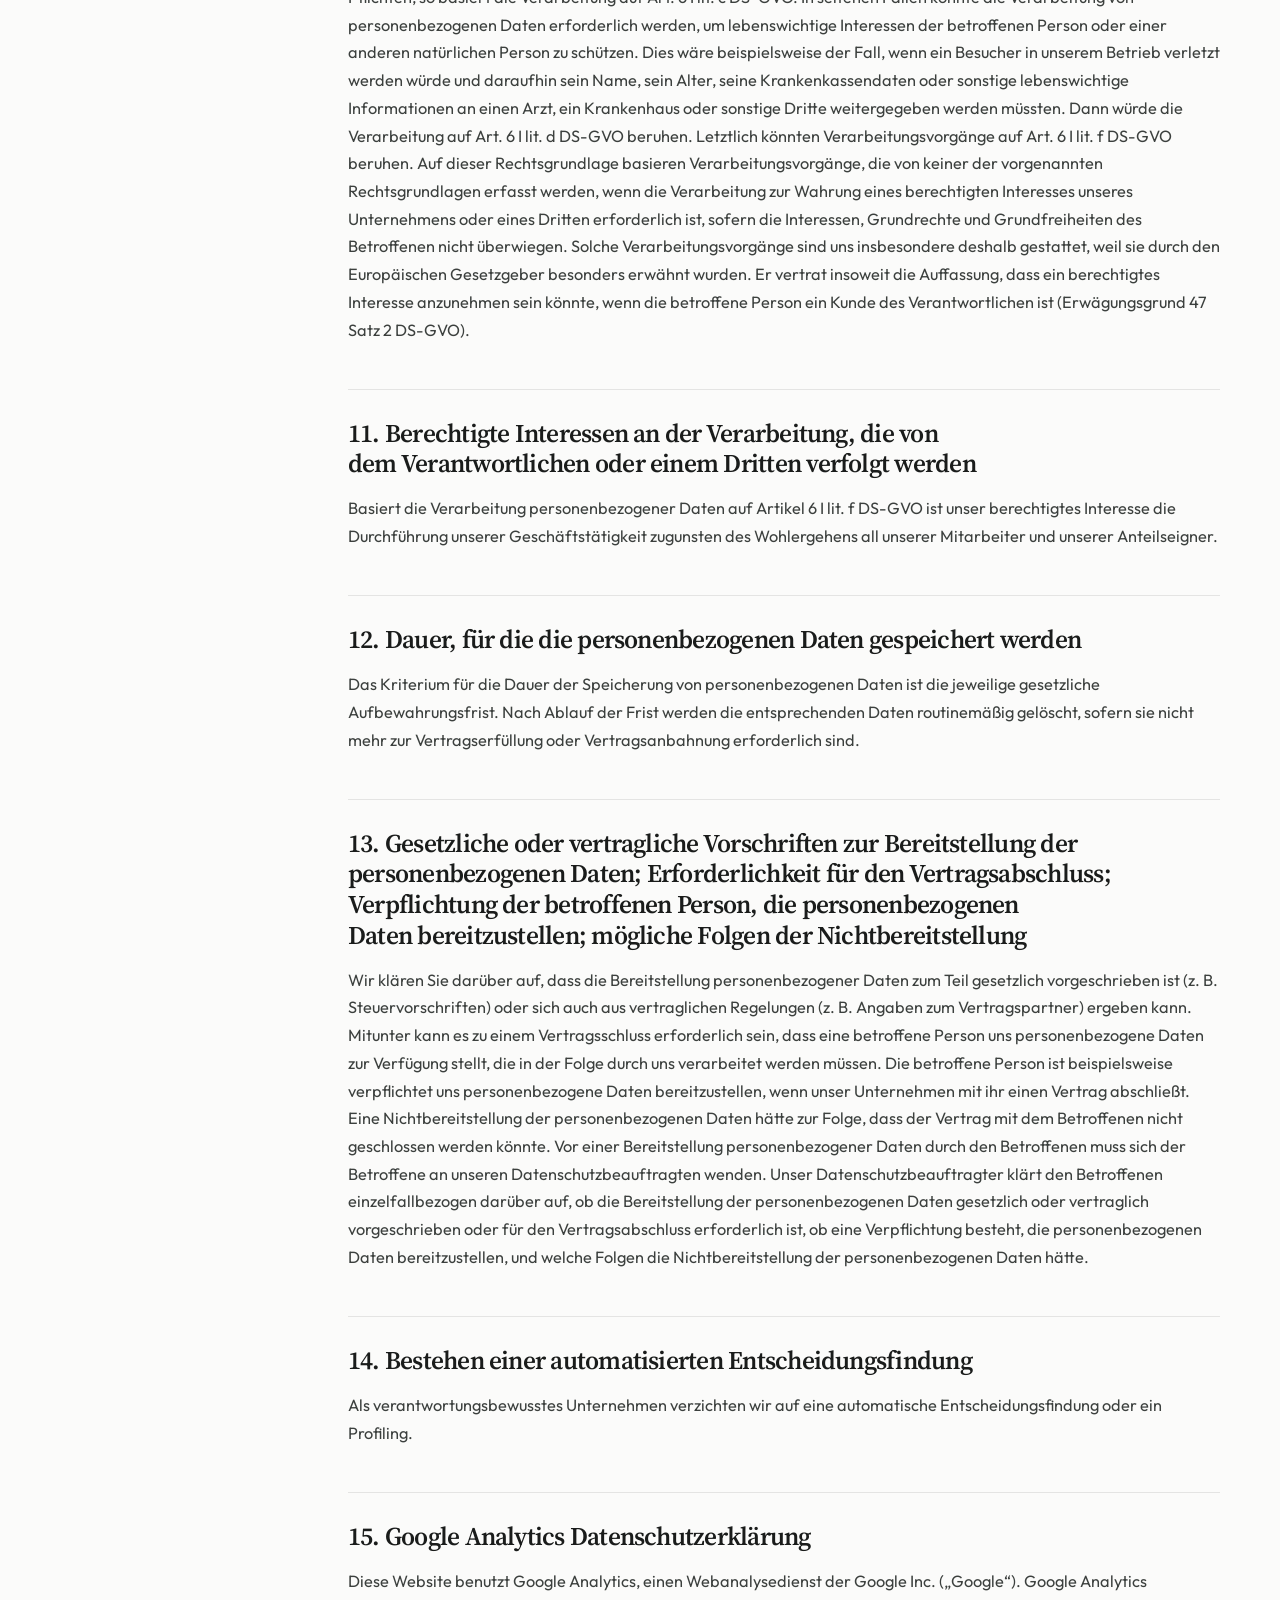
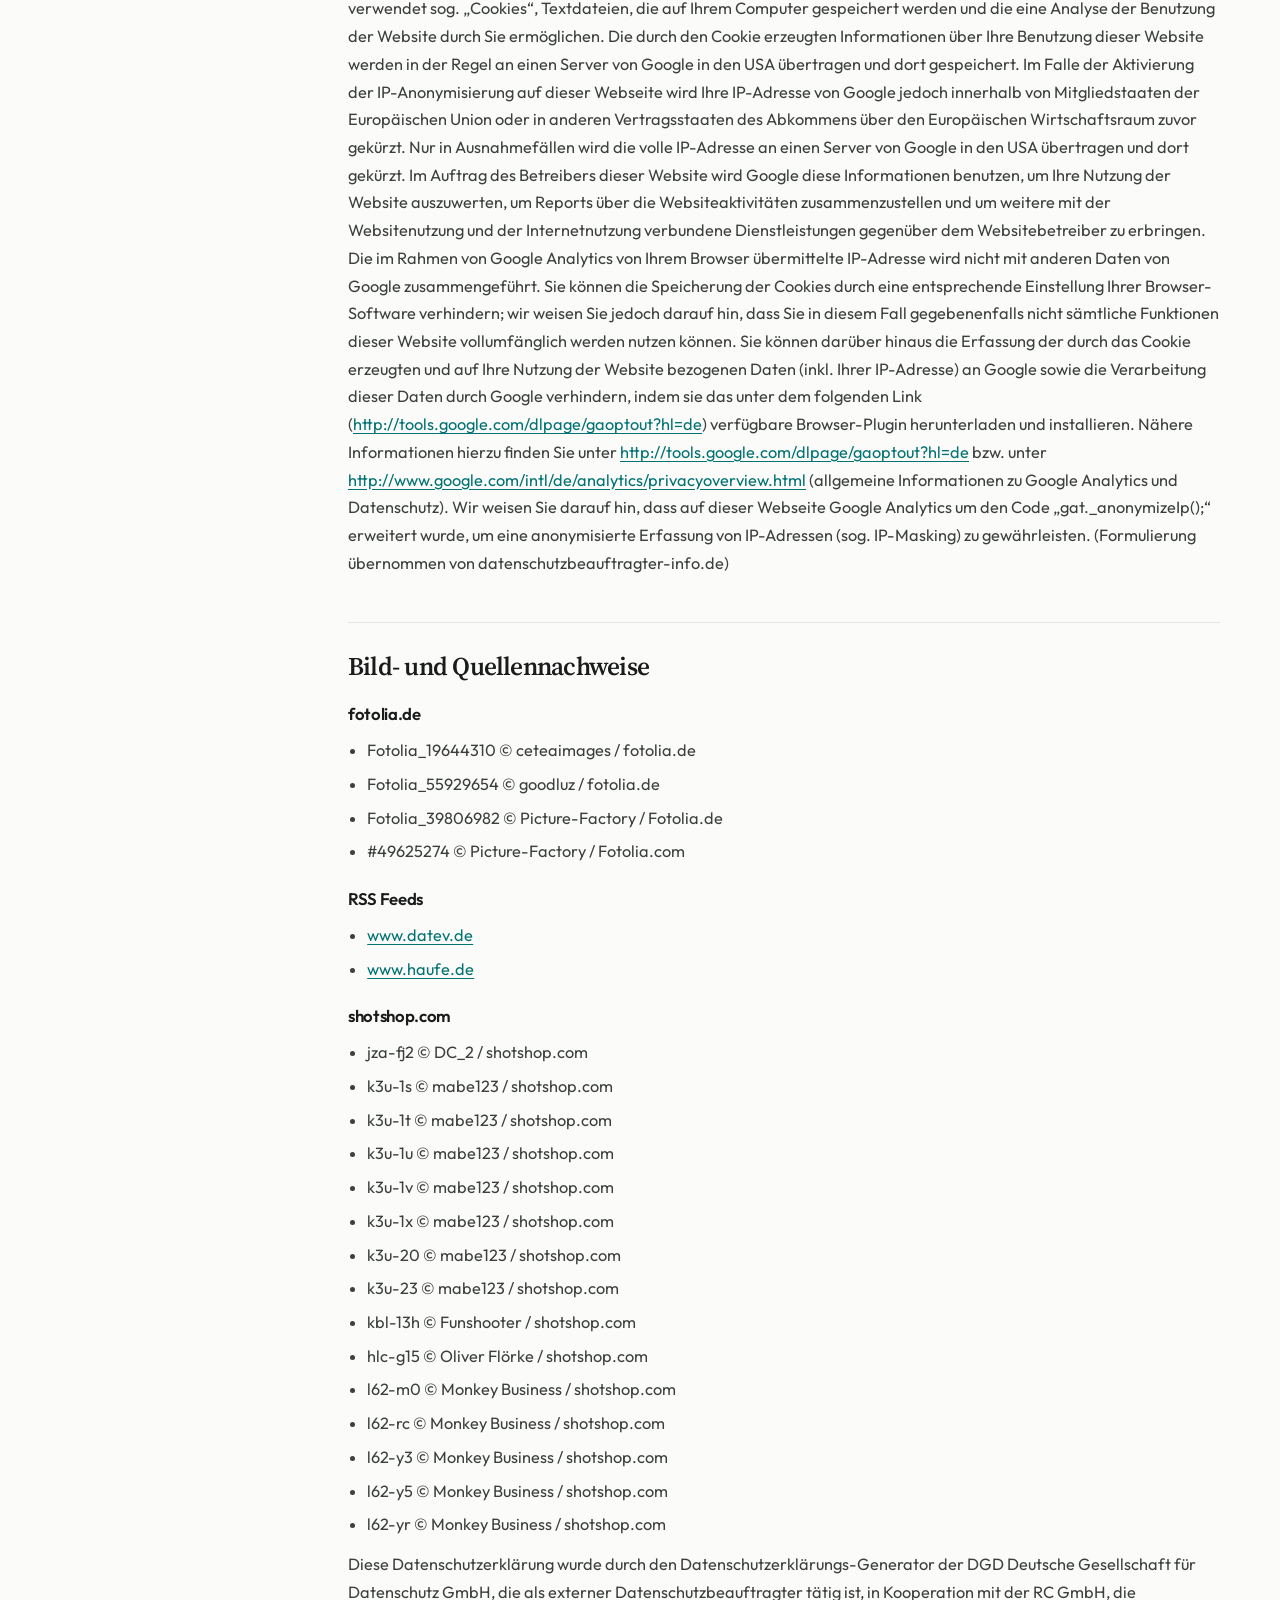
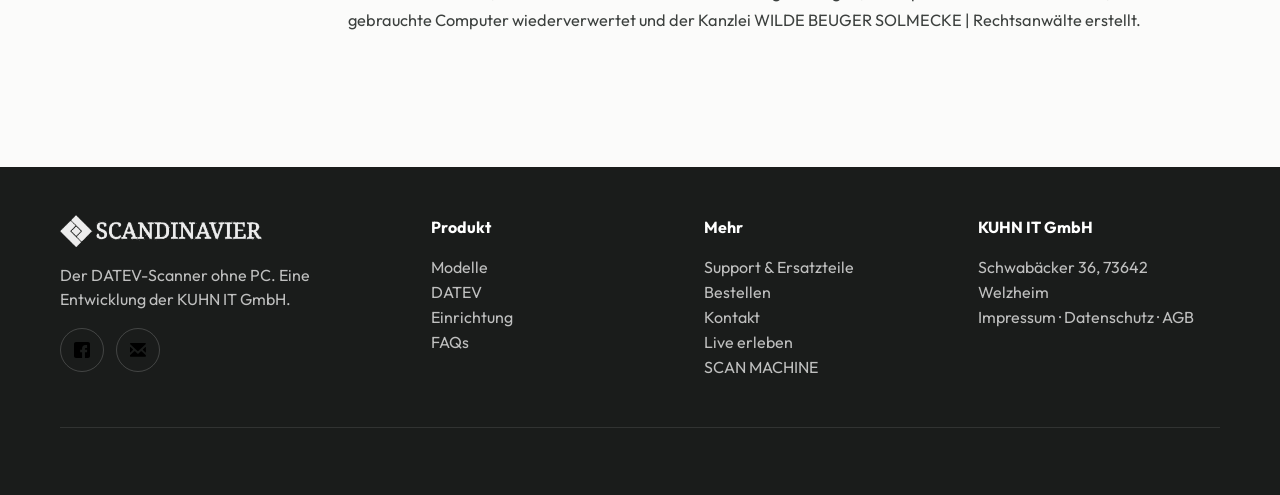
<file: datenschutz.html>
<!DOCTYPE html>
<html lang="de">
<head>
  <meta charset="UTF-8">
  <meta name="viewport" content="width=device-width, initial-scale=1, viewport-fit=cover">
  <title>Datenschutz – SCANDINAVIER</title>
  <meta name="description" content="Datenschutzerklärung der KUHN IT GmbH für die Website SCANDINAVIER.">
  <link rel="preconnect" href="https://fonts.googleapis.com">
  <link rel="preconnect" href="https://fonts.gstatic.com" crossorigin>
  <link href="https://fonts.googleapis.com/css2?family=Outfit:wght@400;500;600;700&family=Source+Serif+4:opsz,wght@8..60,500;8..60,600&display=swap" rel="stylesheet">
  <link rel="stylesheet" href="css/styles.css">
  <link rel="stylesheet" href="css/legal.css">
  <link rel="icon" href="media/homepage/logos/scandinavier-mark.png">
</head>
<body>
  <a class="skip" href="#inhalt">Zum Inhalt springen</a>

  <scandi-site-header
    cta-ghost-href="support.html"
    cta-ghost-label="Support"
    cta-primary-href="kontakt.html"
    cta-primary-label="Kontakt"
  ></scandi-site-header>

  <main id="inhalt">
    <header class="legal-hero">
      <div class="wrap">
        <p class="eyebrow">Rechtliches</p>
        <h1>Datenschutz</h1>
        <p class="lede">Datenschutzerklärung der KUHN IT GmbH. Sie beschreibt, welche Daten verarbeitet werden und welche Rechte Sie haben.</p>
        <nav class="legal-switch" aria-label="Rechtliche Seiten">
          <a href="impressum.html">Impressum</a>
          <a href="datenschutz.html" aria-current="page">Datenschutz</a>
          <a href="agb.html">AGB</a>
        </nav>
      </div>
    </header>

    <div class="wrap legal-layout">
      <nav class="legal-toc" aria-label="Abschnitte">
        <a href="#abschnitt-1">1. Begriffsbestimmungen</a>
        <a href="#abschnitt-2">2. Verantwortlicher</a>
        <a href="#abschnitt-3">3. Server-Logfiles</a>
        <a href="#abschnitt-4">4. Abonnement unseres Newsletters</a>
        <a href="#abschnitt-5">5. Newsletter-Tracking</a>
        <a href="#abschnitt-6">6. Kontaktmöglichkeit über die Internetseite</a>
        <a href="#abschnitt-7">7. Löschung und Sperrung</a>
        <a href="#abschnitt-8">8. Rechte</a>
        <a href="#abschnitt-9">9. Bewerbungen</a>
        <a href="#abschnitt-10">10. Rechtsgrundlage der Verarbeitung</a>
        <a href="#abschnitt-11">11. Berechtigte Interessen</a>
        <a href="#abschnitt-12">12. Speicherdauer</a>
        <a href="#abschnitt-13">13. Pflicht zur Bereitstellung</a>
        <a href="#abschnitt-14">14. Automatisierte Entscheidung</a>
        <a href="#abschnitt-15">15. Google Analytics</a>
        <a href="#bildnachweise">Bild- und Quellennachweise</a>
      </nav>
      <article class="legal-prose">
<p>Wir freuen uns sehr über Ihr Interesse an unserem Unternehmen. Datenschutz hat einen besonders hohen Stellenwert für die Geschäftsleitung der KUHN IT GmbH. Eine Nutzung der Internetseiten der KUHN IT GmbH ist grundsätzlich ohne jede Angabe personenbezogener Daten möglich. Sofern eine betroffene Person besondere Services unseres Unternehmens über unsere Internetseite in Anspruch nehmen möchte, könnte jedoch eine Verarbeitung personenbezogener Daten erforderlich werden. Ist die Verarbeitung personenbezogener Daten erforderlich und besteht für eine solche Verarbeitung keine gesetzliche Grundlage, holen wir generell eine Einwilligung der betroffenen Person ein. Die Verarbeitung personenbezogener Daten, beispielsweise des Namens, der Anschrift, E-Mail-Adresse oder Telefonnummer einer betroffenen Person, erfolgt stets im Einklang mit der Datenschutz-Grundverordnung und in Übereinstimmung mit den für die KUHN IT GmbH geltenden landesspezifischen Datenschutzbestimmungen. Mittels dieser Datenschutzerklärung möchte unser Unternehmen die Öffentlichkeit über Art, Umfang und Zweck der von uns erhobenen, genutzten und verarbeiteten personenbezogenen Daten informieren. Ferner werden betroffene Personen mittels dieser Datenschutzerklärung über die ihnen zustehenden Rechte aufgeklärt. Die KUHN IT GmbH hat als für die Verarbeitung Verantwortlicher zahlreiche technische und organisatorische Maßnahmen umgesetzt, um einen möglichst lückenlosen Schutz der über diese Internetseite verarbeiteten personenbezogenen Daten sicherzustellen. Dennoch können Internetbasierte Datenübertragungen grundsätzlich Sicherheitslücken aufweisen, sodass ein absoluter Schutz nicht gewährleistet werden kann. Aus diesem Grund steht es jeder betroffenen Person frei, personenbezogene Daten auch auf alternativen Wegen, beispielsweise telefonisch, an uns zu übermitteln.</p>
      <section id="abschnitt-1">
        <h2>1. Begriffsbestimmungen</h2>
        <p>Die Datenschutzerklärung der KUHN IT GmbH beruht auf den Begrifflichkeiten, die durch den Europäischen Richtlinien- und Verordnungsgeber beim Erlass der Datenschutz-Grundverordnung (DS-GVO) verwendet wurden. Unsere Datenschutzerklärung soll sowohl für die Öffentlichkeit als auch für unsere Kunden und Geschäftspartner einfach lesbar und verständlich sein. Um dies zu gewährleisten, möchten wir vorab die verwendeten Begrifflichkeiten erläutern. Wir verwenden in dieser Datenschutzerklärung unter anderem die folgenden Begriffe:</p>
        <h3>a) personenbezogene Daten</h3>
        <p>Personenbezogene Daten sind alle Informationen, die sich auf eine identifizierte oder identifizierbare natürliche Person (im Folgenden „betroffene Person“) beziehen. Als identifizierbar wird eine natürliche Person angesehen, die direkt oder indirekt, insbesondere mittels Zuordnung zu einer Kennung wie einem Namen, zu einer Kennnummer, zu Standortdaten, zu einer Online-Kennung oder zu einem oder mehreren besonderen Merkmalen, die Ausdruck der physischen, physiologischen, genetischen, psychischen, wirtschaftlichen, kulturellen oder sozialen Identität dieser natürlichen Person sind, identifiziert werden kann.</p>
        <h3>b) betroffene Person</h3>
        <p>Betroffene Person ist jede identifizierte oder identifizierbare natürliche Person, deren personenbezogene Daten von dem für die Verarbeitung Verantwortlichen verarbeitet werden.</p>
        <h3>c) Verarbeitung</h3>
        <p>Verarbeitung ist jeder mit oder ohne Hilfe automatisierter Verfahren ausgeführte Vorgang oder jede solche Vorgangsreihe im Zusammenhang mit personenbezogenen Daten wie das Erheben, das Erfassen, die Organisation, das Ordnen, die Speicherung, die Anpassung oder Veränderung, das Auslesen, das Abfragen, die Verwendung, die Offenlegung durch Übermittlung, Verbreitung oder eine andere Form der Bereitstellung, den Abgleich oder die Verknüpfung, die Einschränkung, das Löschen oder die Vernichtung.</p>
        <h3>d) Einschränkung der Verarbeitung</h3>
        <p>Einschränkung der Verarbeitung ist die Markierung gespeicherter personenbezogener Daten mit dem Ziel, ihre künftige Verarbeitung einzuschränken.</p>
        <h3>e) Profiling</h3>
        <p>Profiling ist jede Art der automatisierten Verarbeitung personenbezogener Daten, die darin besteht, dass diese personenbezogenen Daten verwendet werden, um bestimmte persönliche Aspekte, die sich auf eine natürliche Person beziehen, zu bewerten, insbesondere, um Aspekte bezüglich Arbeitsleistung, wirtschaftlicher Lage, Gesundheit, persönlicher Vorlieben, Interessen, Zuverlässigkeit, Verhalten, Aufenthaltsort oder Ortswechsel dieser natürlichen Person zu analysieren oder vorherzusagen.</p>
        <h3>f) Pseudonymisierung</h3>
        <p>Pseudonymisierung ist die Verarbeitung personenbezogener Daten in einer Weise, auf welche die personenbezogenen Daten ohne Hinzuziehung zusätzlicher Informationen nicht mehr einer spezifischen betroffenen Person zugeordnet werden können, sofern diese zusätzlichen Informationen gesondert aufbewahrt werden und technischen und organisatorischen Maßnahmen unterliegen, die gewährleisten, dass die personenbezogenen Daten nicht einer identifizierten oder identifizierbaren natürlichen Person zugewiesen werden.</p>
        <h3>g) Verantwortlicher oder für die Verarbeitung Verantwortlicher</h3>
        <p>Verantwortlicher oder für die Verarbeitung Verantwortlicher ist die natürliche oder juristische Person, Behörde, Einrichtung oder andere Stelle, die allein oder gemeinsam mit anderen über die Zwecke und Mittel der Verarbeitung von personenbezogenen Daten entscheidet. Sind die Zwecke und Mittel dieser Verarbeitung durch das Unionsrecht oder das Recht der Mitgliedstaaten vorgegeben, so kann der Verantwortliche beziehungsweise können die bestimmten Kriterien seiner Benennung nach dem Unionsrecht oder dem Recht der Mitgliedstaaten vorgesehen werden.</p>
        <h3>h) Auftragsverarbeiter</h3>
        <p>Auftragsverarbeiter ist eine natürliche oder juristische Person, Behörde, Einrichtung oder andere Stelle, die personenbezogene Daten im Auftrag des Verantwortlichen verarbeitet.</p>
        <h3>i) Empfänger</h3>
        <p>Empfänger ist eine natürliche oder juristische Person, Behörde, Einrichtung oder andere Stelle, der personenbezogene Daten offengelegt werden, unabhängig davon, ob es sich bei ihr um einen Dritten handelt oder nicht. Behörden, die im Rahmen eines bestimmten Untersuchungsauftrags nach dem Unionsrecht oder dem Recht der Mitgliedstaaten möglicherweise personenbezogene Daten erhalten, gelten jedoch nicht als Empfänger.</p>
        <h3>j) Dritter</h3>
        <p>Dritter ist eine natürliche oder juristische Person, Behörde, Einrichtung oder andere Stelle außer der betroffenen Person, dem Verantwortlichen, dem Auftragsverarbeiter und den Personen, die unter der unmittelbaren Verantwortung des Verantwortlichen oder des Auftragsverarbeiters befugt sind, die personenbezogenen Daten zu verarbeiten.</p>
        <h3>k) Einwilligung</h3>
        <p>Einwilligung ist jede von der betroffenen Person freiwillig für den bestimmten Fall in informierter Weise und unmissverständlich abgegebene Willensbekundung in Form einer Erklärung oder einer sonstigen eindeutigen bestätigenden Handlung, mit der die betroffene Person zu verstehen gibt, dass sie mit der Verarbeitung der sie betreffenden personenbezogenen Daten einverstanden ist.</p>
      </section>
      <section id="abschnitt-2">
        <h2>2. Name und Anschrift des für die Verarbeitung Verantwortlichen</h2>
        <p>Verantwortlicher im Sinne der Datenschutz-Grundverordnung, sonstiger in den Mitgliedstaaten der Europäischen Union geltenden Datenschutzgesetze und anderer Bestimmungen mit datenschutzrechtlichem Charakter ist die:</p>
        <address>
          KUHN IT GmbH<br>
          Schillerstraße 81<br>
          73642 Welzheim<br>
          Deutschland<br>
          Tel.: <a href="tel:+497182516010">+49 7182 51601-0</a><br>
          E-Mail: <a href="mailto:info@kuhnit.de">info@kuhnit.de</a><br>
          Website: <a href="https://www.kuhnit.de" target="_blank" rel="noreferrer">www.kuhnit.de</a>
        </address>
      </section>
      <section id="abschnitt-3">
        <h2>3. Erfassung von allgemeinen Daten und Informationen</h2>
        <p>Die Internetseite der KUHN IT GmbH erfasst mit jedem Aufruf der Internetseite durch eine betroffene Person oder ein automatisiertes System eine Reihe von allgemeinen Daten und Informationen. Diese allgemeinen Daten und Informationen werden in den Logfiles des Servers gespeichert. Erfasst werden können die (1) verwendeten Browsertypen und Versionen, (2) das vom zugreifenden System verwendete Betriebssystem, (3) die Internetseite, von welcher ein zugreifendes System auf unsere Internetseite gelangt (sogenannte Referrer), (4) die Unterwebseiten, welche über ein zugreifendes System auf unserer Internetseite angesteuert werden, (5) das Datum und die Uhrzeit eines Zugriffs auf die Internetseite, (6) eine Internet-Protokoll-Adresse (IP-Adresse), (7) der Internet-Service-Provider des zugreifenden Systems und (8) sonstige ähnliche Daten und Informationen, die der Gefahrenabwehr im Falle von Angriffen auf unsere informationstechnologischen Systeme dienen. Bei der Nutzung dieser allgemeinen Daten und Informationen zieht die KUHN IT GmbH keine Rückschlüsse auf die betroffene Person. Diese Informationen werden vielmehr benötigt, um (1) die Inhalte unserer Internetseite korrekt auszuliefern, (2) die Inhalte unserer Internetseite sowie die Werbung für diese zu optimieren, (3) die dauerhafte Funktionsfähigkeit unserer informationstechnologischen Systeme und der Technik unserer Internetseite zu gewährleisten sowie (4) um Strafverfolgungsbehörden im Falle eines Cyberangriffes die zur Strafverfolgung notwendigen Informationen bereitzustellen. Diese anonym erhobenen Daten und Informationen werden durch die KUHN IT GmbH daher einerseits statistisch und ferner mit dem Ziel ausgewertet, den Datenschutz und die Datensicherheit in unserem Unternehmen zu erhöhen, um letztlich ein optimales Schutzniveau für die von uns verarbeiteten personenbezogenen Daten sicherzustellen. Die anonymen Daten der Server-Logfiles werden getrennt von allen durch eine betroffene Person angegebenen personenbezogenen Daten gespeichert.</p>
      </section>
      <section id="abschnitt-4">
        <h2>4. Abonnement unseres Newsletters</h2>
        <p>Auf der Internetseite der KUHN IT GmbH wird den Benutzern die Möglichkeit eingeräumt, den Newsletter unseres Unternehmens zu abonnieren. Welche personenbezogenen Daten bei der Bestellung des Newsletters an den für die Verarbeitung Verantwortlichen übermittelt werden, ergibt sich aus der hierzu verwendeten Eingabemaske. Die KUHN IT GmbH informiert ihre Kunden und Geschäftspartner in regelmäßigen Abständen im Wege eines Newsletters über Angebote des Unternehmens. Der Newsletter unseres Unternehmens kann von der betroffenen Person grundsätzlich nur dann empfangen werden, wenn (1) die betroffene Person über eine gültige E-Mail-Adresse verfügt und (2) die betroffene Person sich für den Newsletterversand registriert. An die von einer betroffenen Person erstmalig für den Newsletterversand eingetragene E-Mail-Adresse wird aus rechtlichen Gründen eine Bestätigungsmail im Double-Opt-In-Verfahren versendet. Diese Bestätigungsmail dient der Überprüfung, ob der Inhaber der E-Mail-Adresse als betroffene Person den Empfang des Newsletters autorisiert hat. Bei der Anmeldung zum Newsletter speichern wir ferner die vom Internet-Service-Provider (ISP) vergebene IP-Adresse des von der betroffenen Person zum Zeitpunkt der Anmeldung verwendeten Computersystems sowie das Datum und die Uhrzeit der Anmeldung. Die Erhebung dieser Daten ist erforderlich, um den (möglichen) Missbrauch der E-Mail-Adresse einer betroffenen Person zu einem späteren Zeitpunkt nachvollziehen zu können und dient deshalb der rechtlichen Absicherung des für die Verarbeitung Verantwortlichen. Die im Rahmen einer Anmeldung zum Newsletter erhobenen personenbezogenen Daten werden ausschließlich zum Versand unseres Newsletters verwendet. Ferner könnten Abonnenten des Newsletters per E-Mail informiert werden, sofern dies für den Betrieb des Newsletter-Dienstes oder eine diesbezügliche Registrierung erforderlich ist, wie dies im Falle von Änderungen am Newsletterangebot oder bei der Veränderung der technischen Gegebenheiten der Fall sein könnte. Es erfolgt keine Weitergabe der im Rahmen des Newsletter-Dienstes erhobenen personenbezogenen Daten an Dritte. Das Abonnement unseres Newsletters kann durch die betroffene Person jederzeit gekündigt werden. Die Einwilligung in die Speicherung personenbezogener Daten, die die betroffene Person uns für den Newsletterversand erteilt hat, kann jederzeit widerrufen werden. Zum Zwecke des Widerrufs der Einwilligung findet sich in jedem Newsletter ein entsprechender Link. Ferner besteht die Möglichkeit, sich jederzeit auch direkt auf der Internetseite des für die Verarbeitung Verantwortlichen vom Newsletterversand abzumelden oder dies dem für die Verarbeitung Verantwortlichen auf andere Weise mitzuteilen.</p>
      </section>
      <section id="abschnitt-5">
        <h2>5. Newsletter-Tracking</h2>
        <p>Die Newsletter der KUHN IT GmbH enthalten sogenannte Zählpixel. Ein Zählpixel ist eine Miniaturgrafik, die in solche E-Mails eingebettet wird, welche im HTML-Format versendet werden, um eine Logdatei-Aufzeichnung und eine Logdatei-Analyse zu ermöglichen. Dadurch kann eine statistische Auswertung des Erfolges oder Misserfolges von Online-Marketing-Kampagnen durchgeführt werden. Anhand des eingebetteten Zählpixels kann die KUHN IT GmbH erkennen, ob und wann eine E-Mail von einer betroffenen Person geöffnet wurde und welche in der E-Mail befindlichen Links von der betroffenen Person aufgerufen wurden. Solche über die in den Newslettern enthaltenen Zählpixel erhobenen personenbezogenen Daten, werden von dem für die Verarbeitung Verantwortlichen gespeichert und ausgewertet, um den Newsletterversand zu optimieren und den Inhalt zukünftiger Newsletter noch besser den Interessen der betroffenen Person anzupassen. Diese personenbezogenen Daten werden nicht an Dritte weitergegeben. Betroffene Personen sind jederzeit berechtigt, die diesbezügliche gesonderte, über das Double-Opt-In-Verfahren abgegebene Einwilligungserklärung zu widerrufen. Nach einem Widerruf werden diese personenbezogenen Daten von dem für die Verarbeitung Verantwortlichen gelöscht. Eine Abmeldung vom Erhalt des Newsletters deutet die KUHN IT GmbH automatisch als Widerruf.</p>
      </section>
      <section id="abschnitt-6">
        <h2>6. Kontaktmöglichkeit über die Internetseite</h2>
        <p>Die Internetseite der KUHN IT GmbH enthält aufgrund von gesetzlichen Vorschriften Angaben, die eine schnelle elektronische Kontaktaufnahme zu unserem Unternehmen sowie eine unmittelbare Kommunikation mit uns ermöglichen, was ebenfalls eine allgemeine Adresse der sogenannten elektronischen Post (E-Mail-Adresse) umfasst. Sofern eine betroffene Person per E-Mail oder über ein Kontaktformular den Kontakt mit dem für die Verarbeitung Verantwortlichen aufnimmt, werden die von der betroffenen Person übermittelten personenbezogenen Daten automatisch gespeichert. Solche auf freiwilliger Basis von einer betroffenen Person an den für die Verarbeitung Verantwortlichen übermittelten personenbezogenen Daten werden für Zwecke der Bearbeitung oder der Kontaktaufnahme zur betroffenen Person gespeichert. Es erfolgt keine Weitergabe dieser personenbezogenen Daten an Dritte.</p>
      </section>
      <section id="abschnitt-7">
        <h2>7. Routinemäßige Löschung und Sperrung von personenbezogenen Daten</h2>
        <p>Der für die Verarbeitung Verantwortliche verarbeitet und speichert personenbezogene Daten der betroffenen Person nur für den Zeitraum, der zur Erreichung des Speicherungszwecks erforderlich ist oder sofern dies durch den Europäischen Richtlinien- und Verordnungsgeber oder einen anderen Gesetzgeber in Gesetzen oder Vorschriften, welchen der für die Verarbeitung Verantwortliche unterliegt, vorgesehen wurde. Entfällt der Speicherungszweck oder läuft eine vom Europäischen Richtlinien- und Verordnungsgeber oder einem anderen zuständigen Gesetzgeber vorgeschriebene Speicherfrist ab, werden die personenbezogenen Daten routinemäßig und entsprechend den gesetzlichen Vorschriften gesperrt oder gelöscht.</p>
      </section>
      <section id="abschnitt-8">
        <h2>8. Rechte der betroffenen Person</h2>
        <h3>a) Recht auf Bestätigung</h3>
        <p>Jede betroffene Person hat das vom Europäischen Richtlinien- und Verordnungsgeber eingeräumte Recht, von dem für die Verarbeitung Verantwortlichen eine Bestätigung darüber zu verlangen, ob sie betreffende personenbezogene Daten verarbeitet werden. Möchte eine betroffene Person dieses Bestätigungsrecht in Anspruch nehmen, kann sie sich hierzu jederzeit an unseren Datenschutzbeauftragten oder einen anderen Mitarbeiter des für die Verarbeitung Verantwortlichen wenden.</p>
        <h3>b) Recht auf Auskunft</h3>
        <p>Jede von der Verarbeitung personenbezogener Daten betroffene Person hat das vom Europäischen Richtlinien- und Verordnungsgeber gewährte Recht, jederzeit von dem für die Verarbeitung Verantwortlichen unentgeltliche Auskunft über die zu seiner Person gespeicherten personenbezogenen Daten und eine Kopie dieser Auskunft zu erhalten. Ferner hat der Europäische Richtlinien- und Verordnungsgeber der betroffenen Person Auskunft über folgende Informationen zugestanden:</p>
        <ul>
          <li>die Verarbeitungszwecke</li>
          <li>die Kategorien personenbezogener Daten, die verarbeitet werden</li>
          <li>die Empfänger oder Kategorien von Empfängern, gegenüber denen die personenbezogenen Daten offengelegt worden sind oder noch offengelegt werden, insbesondere bei Empfängern in Drittländern oder bei internationalen Organisationen</li>
          <li>falls möglich die geplante Dauer, für die die personenbezogenen Daten gespeichert werden, oder, falls dies nicht möglich ist, die Kriterien für die Festlegung dieser Dauer</li>
          <li>das Bestehen eines Rechts auf Berichtigung oder Löschung der sie betreffenden personenbezogenen Daten oder auf Einschränkung der Verarbeitung durch den Verantwortlichen oder eines Widerspruchsrechts gegen diese Verarbeitung</li>
          <li>das Bestehen eines Beschwerderechts bei einer Aufsichtsbehörde</li>
          <li>wenn die personenbezogenen Daten nicht bei der betroffenen Person erhoben werden: Alle verfügbaren Informationen über die Herkunft der Daten</li>
          <li>das Bestehen einer automatisierten Entscheidungsfindung einschließlich Profiling gemäß Artikel 22 Abs. 1 und 4 DS-GVO und — zumindest in diesen Fällen — aussagekräftige Informationen über die involvierte Logik sowie die Tragweite und die angestrebten Auswirkungen einer derartigen Verarbeitung für die betroffene Person</li>
        </ul>
        <p>Ferner steht der betroffenen Person ein Auskunftsrecht darüber zu, ob personenbezogene Daten an ein Drittland oder an eine internationale Organisation übermittelt wurden. Sofern dies der Fall ist, so steht der betroffenen Person im Übrigen das Recht zu, Auskunft über die geeigneten Garantien im Zusammenhang mit der Übermittlung zu erhalten. Möchte eine betroffene Person dieses Auskunftsrecht in Anspruch nehmen, kann sie sich hierzu jederzeit an unseren Datenschutzbeauftragten oder einen anderen Mitarbeiter des für die Verarbeitung Verantwortlichen wenden.</p>
        <h3>c) Recht auf Berichtigung</h3>
        <p>Jede von der Verarbeitung personenbezogener Daten betroffene Person hat das vom Europäischen Richtlinien- und Verordnungsgeber gewährte Recht, die unverzügliche Berichtigung sie betreffender unrichtiger personenbezogener Daten zu verlangen. Ferner steht der betroffenen Person das Recht zu, unter Berücksichtigung der Zwecke der Verarbeitung, die Vervollständigung unvollständiger personenbezogener Daten — auch mittels einer ergänzenden Erklärung — zu verlangen. Möchte eine betroffene Person dieses Berichtigungsrecht in Anspruch nehmen, kann sie sich hierzu jederzeit an unseren Datenschutzbeauftragten oder einen anderen Mitarbeiter des für die Verarbeitung Verantwortlichen wenden.</p>
        <h3>d) Recht auf Löschung (Recht auf Vergessen werden)</h3>
        <p>Jede von der Verarbeitung personenbezogener Daten betroffene Person hat das vom Europäischen Richtlinien- und Verordnungsgeber gewährte Recht, von dem Verantwortlichen zu verlangen, dass die sie betreffenden personenbezogenen Daten unverzüglich gelöscht werden, sofern einer der folgenden Gründe zutrifft und soweit die Verarbeitung nicht erforderlich ist: Die personenbezogenen Daten wurden für solche Zwecke erhoben oder auf sonstige Weise verarbeitet, für welche sie nicht mehr notwendig sind. Die betroffene Person widerruft ihre Einwilligung, auf die sich die Verarbeitung gemäß Art. 6 Abs. 1 Buchstabe a DS-GVO oder Art. 9 Abs. 2 Buchstabe a DS-GVO stützte, und es fehlt an einer anderweitigen Rechtsgrundlage für die Verarbeitung. Die betroffene Person legt gemäß Art. 21 Abs. 1 DS-GVO Widerspruch gegen die Verarbeitung ein, und es liegen keine vorrangigen berechtigten Gründe für die Verarbeitung vor, oder die betroffene Person legt gemäß Art. 21 Abs. 2 DS-GVO Widerspruch gegen die Verarbeitung ein. Die personenbezogenen Daten wurden unrechtmäßig verarbeitet. Die Löschung der personenbezogenen Daten ist zur Erfüllung einer rechtlichen Verpflichtung nach dem Unionsrecht oder dem Recht der Mitgliedstaaten erforderlich, dem der Verantwortliche unterliegt. Die personenbezogenen Daten wurden in Bezug auf angebotene Dienste der Informationsgesellschaft gemäß Art. 8 Abs. 1 DS-GVO erhoben. Sofern einer der oben genannten Gründe zutrifft und eine betroffene Person die Löschung von personenbezogenen Daten, die bei der KUHN IT GmbH gespeichert sind, veranlassen möchte, kann sie sich hierzu jederzeit an unseren Datenschutzbeauftragten oder einen anderen Mitarbeiter des für die Verarbeitung Verantwortlichen wenden. Der Datenschutzbeauftragte der KUHN IT GmbH oder ein anderer Mitarbeiter wird veranlassen, dass dem Löschverlangen unverzüglich nachgekommen wird. Wurden die personenbezogenen Daten von der KUHN IT GmbH öffentlich gemacht und ist unser Unternehmen als Verantwortlicher gemäß Art. 17 Abs. 1 DS-GVO zur Löschung der personenbezogenen Daten verpflichtet, so trifft die KUHN IT GmbH unter Berücksichtigung der verfügbaren Technologie und der Implementierungskosten angemessene Maßnahmen, auch technischer Art, um andere für die Datenverarbeitung Verantwortliche, welche die veröffentlichten personenbezogenen Daten verarbeiten, darüber in Kenntnis zu setzen, dass die betroffene Person von diesen anderen für die Datenverarbeitung Verantwortlichen die Löschung sämtlicher Links zu diesen personenbezogenen Daten oder von Kopien oder Replikationen dieser personenbezogenen Daten verlangt hat, soweit die Verarbeitung nicht erforderlich ist. Der Datenschutzbeauftragte der KUHN IT GmbH oder ein anderer Mitarbeiter wird im Einzelfall das Notwendige veranlassen.</p>
        <h3>e) Recht auf Einschränkung der Verarbeitung</h3>
        <p>Jede von der Verarbeitung personenbezogener Daten betroffene Person hat das vom Europäischen Richtlinien- und Verordnungsgeber gewährte Recht, von dem Verantwortlichen die Einschränkung der Verarbeitung zu verlangen, wenn eine der folgenden Voraussetzungen gegeben ist: Die Richtigkeit der personenbezogenen Daten wird von der betroffenen Person bestritten, und zwar für eine Dauer, die es dem Verantwortlichen ermöglicht, die Richtigkeit der personenbezogenen Daten zu überprüfen. Die Verarbeitung ist unrechtmäßig, die betroffene Person lehnt die Löschung der personenbezogenen Daten ab und verlangt stattdessen die Einschränkung der Nutzung der personenbezogenen Daten. Der Verantwortliche benötigt die personenbezogenen Daten für die Zwecke der Verarbeitung nicht länger, die betroffene Person benötigt sie jedoch zur Geltendmachung, Ausübung oder Verteidigung von Rechtsansprüchen. Die betroffene Person hat Widerspruch gegen die Verarbeitung gem. Art. 21 Abs. 1 DS-GVO eingelegt und es steht noch nicht fest, ob die berechtigten Gründe des Verantwortlichen gegenüber denen der betroffenen Person überwiegen. Sofern eine der oben genannten Voraussetzungen gegeben ist und eine betroffene Person die Einschränkung von personenbezogenen Daten, die bei der KUHN IT GmbH gespeichert sind, verlangen möchte, kann sie sich hierzu jederzeit an unseren Datenschutzbeauftragten oder einen anderen Mitarbeiter des für die Verarbeitung Verantwortlichen wenden. Der Datenschutzbeauftragte der KUHN IT GmbH oder ein anderer Mitarbeiter wird die Einschränkung der Verarbeitung veranlassen.</p>
        <h3>f) Recht auf Datenübertragbarkeit</h3>
        <p>Jede von der Verarbeitung personenbezogener Daten betroffene Person hat das vom Europäischen Richtlinien- und Verordnungsgeber gewährte Recht, die sie betreffenden personenbezogenen Daten, welche durch die betroffene Person einem Verantwortlichen bereitgestellt wurden, in einem strukturierten, gängigen und maschinenlesbaren Format zu erhalten. Sie hat außerdem das Recht, diese Daten einem anderen Verantwortlichen ohne Behinderung durch den Verantwortlichen, dem die personenbezogenen Daten bereitgestellt wurden, zu übermitteln, sofern die Verarbeitung auf der Einwilligung gemäß Art. 6 Abs. 1 Buchstabe a DS-GVO oder Art. 9 Abs. 2 Buchstabe a DS-GVO oder auf einem Vertrag gemäß Art. 6 Abs. 1 Buchstabe b DS-GVO beruht und die Verarbeitung mithilfe automatisierter Verfahren erfolgt, sofern die Verarbeitung nicht für die Wahrnehmung einer Aufgabe erforderlich ist, die im öffentlichen Interesse liegt oder in Ausübung öffentlicher Gewalt erfolgt, welche dem Verantwortlichen übertragen wurde. Ferner hat die betroffene Person bei der Ausübung ihres Rechts auf Datenübertragbarkeit gemäß Art. 20 Abs. 1 DS-GVO das Recht, zu erwirken, dass die personenbezogenen Daten direkt von einem Verantwortlichen an einen anderen Verantwortlichen übermittelt werden, soweit dies technisch machbar ist und sofern hiervon nicht die Rechte und Freiheiten anderer Personen beeinträchtigt werden. Zur Geltendmachung des Rechts auf Datenübertragbarkeit kann sich die betroffene Person jederzeit an den von der KUHN IT GmbH bestellten Datenschutzbeauftragten oder einen anderen Mitarbeiter wenden.</p>
        <h3>g) Recht auf Widerspruch</h3>
        <p>Jede von der Verarbeitung personenbezogener Daten betroffene Person hat das vom Europäischen Richtlinien- und Verordnungsgeber gewährte Recht, aus Gründen, die sich aus ihrer besonderen Situation ergeben, jederzeit gegen die Verarbeitung sie betreffender personenbezogener Daten, die aufgrund von Art. 6 Abs. 1 Buchstaben e oder f DS-GVO erfolgt, Widerspruch einzulegen. Dies gilt auch für ein auf diese Bestimmungen gestütztes Profiling. Die KUHN IT GmbH verarbeitet die personenbezogenen Daten im Falle des Widerspruchs nicht mehr, es sei denn, wir können zwingende schutzwürdige Gründe für die Verarbeitung nachweisen, die den Interessen, Rechten und Freiheiten der betroffenen Person überwiegen, oder die Verarbeitung dient der Geltendmachung, Ausübung oder Verteidigung von Rechtsansprüchen. Verarbeitet die KUHN IT GmbH personenbezogene Daten, um Direktwerbung zu betreiben, so hat die betroffene Person das Recht, jederzeit Widerspruch gegen die Verarbeitung der personenbezogenen Daten zum Zwecke derartiger Werbung einzulegen. Dies gilt auch für das Profiling, soweit es mit solcher Direktwerbung in Verbindung steht. Widerspricht die betroffene Person gegenüber der KUHN IT GmbH der Verarbeitung für Zwecke der Direktwerbung, so wird die KUHN IT GmbH die personenbezogenen Daten nicht mehr für diese Zwecke verarbeiten. Zudem hat die betroffene Person das Recht, aus Gründen, die sich aus ihrer besonderen Situation ergeben, gegen die sie betreffende Verarbeitung personenbezogener Daten, die bei der KUHN IT GmbH zu wissenschaftlichen oder historischen Forschungszwecken oder zu statistischen Zwecken gemäß Art. 89 Abs. 1 DS-GVO erfolgen, Widerspruch einzulegen, es sei denn, eine solche Verarbeitung ist zur Erfüllung einer im öffentlichen Interesse liegenden Aufgabe erforderlich. Zur Ausübung des Rechts auf Widerspruch kann sich die betroffene Person direkt an den Datenschutzbeauftragten der KUHN IT GmbH oder einen anderen Mitarbeiter wenden. Der betroffenen Person steht es ferner frei, im Zusammenhang mit der Nutzung von Diensten der Informationsgesellschaft, ungeachtet der Richtlinie 2002/58/EG, ihr Widerspruchsrecht mittels automatisierter Verfahren auszuüben, bei denen technische Spezifikationen verwendet werden.</p>
        <h3>h) Automatisierte Entscheidungen im Einzelfall einschließlich Profiling</h3>
        <p>Jede von der Verarbeitung personenbezogener Daten betroffene Person hat das vom Europäischen Richtlinien- und Verordnungsgeber gewährte Recht, nicht einer ausschließlich auf einer automatisierten Verarbeitung — einschließlich Profiling — beruhenden Entscheidung unterworfen zu werden, die ihr gegenüber rechtliche Wirkung entfaltet oder sie in ähnlicher Weise erheblich beeinträchtigt, sofern die Entscheidung (1) nicht für den Abschluss oder die Erfüllung eines Vertrags zwischen der betroffenen Person und dem Verantwortlichen erforderlich ist, oder (2) aufgrund von Rechtsvorschriften der Union oder der Mitgliedstaaten, denen der Verantwortliche unterliegt, zulässig ist und diese Rechtsvorschriften angemessene Maßnahmen zur Wahrung der Rechte und Freiheiten sowie der berechtigten Interessen der betroffenen Person enthalten oder (3) mit ausdrücklicher Einwilligung der betroffenen Person erfolgt. Ist die Entscheidung (1) für den Abschluss oder die Erfüllung eines Vertrags zwischen der betroffenen Person und dem Verantwortlichen erforderlich oder (2) erfolgt sie mit ausdrücklicher Einwilligung der betroffenen Person, trifft die KUHN IT GmbH angemessene Maßnahmen, um die Rechte und Freiheiten sowie die berechtigten Interessen der betroffenen Person zu wahren, wozu mindestens das Recht auf Erwirkung des Eingreifens einer Person seitens des Verantwortlichen, auf Darlegung des eigenen Standpunkts und auf Anfechtung der Entscheidung gehört. Möchte die betroffene Person Rechte mit Bezug auf automatisierte Entscheidungen geltend machen, kann sie sich hierzu jederzeit an unseren Datenschutzbeauftragten oder einen anderen Mitarbeiter des für die Verarbeitung Verantwortlichen wenden.</p>
        <h3>i) Recht auf Widerruf einer datenschutzrechtlichen Einwilligung</h3>
        <p>Jede von der Verarbeitung personenbezogener Daten betroffene Person hat das vom Europäischen Richtlinien- und Verordnungsgeber gewährte Recht, eine Einwilligung zur Verarbeitung personenbezogener Daten jederzeit zu widerrufen. Möchte die betroffene Person ihr Recht auf Widerruf einer Einwilligung geltend machen, kann sie sich hierzu jederzeit an unseren Datenschutzbeauftragten oder einen anderen Mitarbeiter des für die Verarbeitung Verantwortlichen wenden.</p>
      </section>
      <section id="abschnitt-9">
        <h2>9. Datenschutz bei Bewerbungen und im Bewerbungsverfahren</h2>
        <p>Der für die Verarbeitung Verantwortliche erhebt und verarbeitet die personenbezogenen Daten von Bewerbern zum Zwecke der Abwicklung des Bewerbungsverfahrens. Die Verarbeitung kann auch auf elektronischem Wege erfolgen. Dies ist insbesondere dann der Fall, wenn ein Bewerber entsprechende Bewerbungsunterlagen auf dem elektronischen Wege, beispielsweise per E-Mail oder über ein auf der Internetseite befindliches Webformular, an den für die Verarbeitung Verantwortlichen übermittelt. Schließt der für die Verarbeitung Verantwortliche einen Anstellungsvertrag mit einem Bewerber, werden die übermittelten Daten zum Zwecke der Abwicklung des Beschäftigungsverhältnisses unter Beachtung der gesetzlichen Vorschriften gespeichert. Wird von dem für die Verarbeitung Verantwortlichen kein Anstellungsvertrag mit dem Bewerber geschlossen, so werden die Bewerbungsunterlagen zwei Monate nach Bekanntgabe der Absageentscheidung automatisch gelöscht, sofern einer Löschung keine sonstigen berechtigten Interessen des für die Verarbeitung Verantwortlichen entgegenstehen. Sonstiges berechtigtes Interesse in diesem Sinne ist beispielsweise eine Beweispflicht in einem Verfahren nach dem Allgemeinen Gleichbehandlungsgesetz (AGG).</p>
      </section>
      <section id="abschnitt-10">
        <h2>10. Rechtsgrundlage der Verarbeitung</h2>
        <p>Art. 6 I lit. a DS-GVO dient unserem Unternehmen als Rechtsgrundlage für Verarbeitungsvorgänge, bei denen wir eine Einwilligung für einen bestimmten Verarbeitungszweck einholen. Ist die Verarbeitung personenbezogener Daten zur Erfüllung eines Vertrags, dessen Vertragspartei die betroffene Person ist, erforderlich, wie dies beispielsweise bei Verarbeitungsvorgängen der Fall ist, die für eine Lieferung von Waren oder die Erbringung einer sonstigen Leistung oder Gegenleistung notwendig sind, so beruht die Verarbeitung auf Art. 6 I lit. b DS-GVO. Gleiches gilt für solche Verarbeitungsvorgänge die zur Durchführung vorvertraglicher Maßnahmen erforderlich sind, etwa in Fällen von Anfragen zur unseren Produkten oder Leistungen. Unterliegt unser Unternehmen einer rechtlichen Verpflichtung durch welche eine Verarbeitung von personenbezogenen Daten erforderlich wird, wie beispielsweise zur Erfüllung steuerlicher Pflichten, so basiert die Verarbeitung auf Art. 6 I lit. c DS-GVO. In seltenen Fällen könnte die Verarbeitung von personenbezogenen Daten erforderlich werden, um lebenswichtige Interessen der betroffenen Person oder einer anderen natürlichen Person zu schützen. Dies wäre beispielsweise der Fall, wenn ein Besucher in unserem Betrieb verletzt werden würde und daraufhin sein Name, sein Alter, seine Krankenkassendaten oder sonstige lebenswichtige Informationen an einen Arzt, ein Krankenhaus oder sonstige Dritte weitergegeben werden müssten. Dann würde die Verarbeitung auf Art. 6 I lit. d DS-GVO beruhen. Letztlich könnten Verarbeitungsvorgänge auf Art. 6 I lit. f DS-GVO beruhen. Auf dieser Rechtsgrundlage basieren Verarbeitungsvorgänge, die von keiner der vorgenannten Rechtsgrundlagen erfasst werden, wenn die Verarbeitung zur Wahrung eines berechtigten Interesses unseres Unternehmens oder eines Dritten erforderlich ist, sofern die Interessen, Grundrechte und Grundfreiheiten des Betroffenen nicht überwiegen. Solche Verarbeitungsvorgänge sind uns insbesondere deshalb gestattet, weil sie durch den Europäischen Gesetzgeber besonders erwähnt wurden. Er vertrat insoweit die Auffassung, dass ein berechtigtes Interesse anzunehmen sein könnte, wenn die betroffene Person ein Kunde des Verantwortlichen ist (Erwägungsgrund 47 Satz 2 DS-GVO).</p>
      </section>
      <section id="abschnitt-11">
        <h2>11. Berechtigte Interessen an der Verarbeitung, die von dem Verantwortlichen oder einem Dritten verfolgt werden</h2>
        <p>Basiert die Verarbeitung personenbezogener Daten auf Artikel 6 I lit. f DS-GVO ist unser berechtigtes Interesse die Durchführung unserer Geschäftstätigkeit zugunsten des Wohlergehens all unserer Mitarbeiter und unserer Anteilseigner.</p>
      </section>
      <section id="abschnitt-12">
        <h2>12. Dauer, für die die personenbezogenen Daten gespeichert werden</h2>
        <p>Das Kriterium für die Dauer der Speicherung von personenbezogenen Daten ist die jeweilige gesetzliche Aufbewahrungsfrist. Nach Ablauf der Frist werden die entsprechenden Daten routinemäßig gelöscht, sofern sie nicht mehr zur Vertragserfüllung oder Vertragsanbahnung erforderlich sind.</p>
      </section>
      <section id="abschnitt-13">
        <h2>13. Gesetzliche oder vertragliche Vorschriften zur Bereitstellung der personenbezogenen Daten; Erforderlichkeit für den Vertragsabschluss; Verpflichtung der betroffenen Person, die personenbezogenen Daten bereitzustellen; mögliche Folgen der Nichtbereitstellung</h2>
        <p>Wir klären Sie darüber auf, dass die Bereitstellung personenbezogener Daten zum Teil gesetzlich vorgeschrieben ist (z. B. Steuervorschriften) oder sich auch aus vertraglichen Regelungen (z. B. Angaben zum Vertragspartner) ergeben kann. Mitunter kann es zu einem Vertragsschluss erforderlich sein, dass eine betroffene Person uns personenbezogene Daten zur Verfügung stellt, die in der Folge durch uns verarbeitet werden müssen. Die betroffene Person ist beispielsweise verpflichtet uns personenbezogene Daten bereitzustellen, wenn unser Unternehmen mit ihr einen Vertrag abschließt. Eine Nichtbereitstellung der personenbezogenen Daten hätte zur Folge, dass der Vertrag mit dem Betroffenen nicht geschlossen werden könnte. Vor einer Bereitstellung personenbezogener Daten durch den Betroffenen muss sich der Betroffene an unseren Datenschutzbeauftragten wenden. Unser Datenschutzbeauftragter klärt den Betroffenen einzelfallbezogen darüber auf, ob die Bereitstellung der personenbezogenen Daten gesetzlich oder vertraglich vorgeschrieben oder für den Vertragsabschluss erforderlich ist, ob eine Verpflichtung besteht, die personenbezogenen Daten bereitzustellen, und welche Folgen die Nichtbereitstellung der personenbezogenen Daten hätte.</p>
      </section>
      <section id="abschnitt-14">
        <h2>14. Bestehen einer automatisierten Entscheidungsfindung</h2>
        <p>Als verantwortungsbewusstes Unternehmen verzichten wir auf eine automatische Entscheidungsfindung oder ein Profiling.</p>
      </section>
      <section id="abschnitt-15">
        <h2>15. Google Analytics Datenschutzerklärung</h2>
        <p>Diese Website benutzt Google Analytics, einen Webanalysedienst der Google Inc. („Google“). Google Analytics verwendet sog. „Cookies“, Textdateien, die auf Ihrem Computer gespeichert werden und die eine Analyse der Benutzung der Website durch Sie ermöglichen. Die durch den Cookie erzeugten Informationen über Ihre Benutzung dieser Website werden in der Regel an einen Server von Google in den USA übertragen und dort gespeichert. Im Falle der Aktivierung der IP-Anonymisierung auf dieser Webseite wird Ihre IP-Adresse von Google jedoch innerhalb von Mitgliedstaaten der Europäischen Union oder in anderen Vertragsstaaten des Abkommens über den Europäischen Wirtschaftsraum zuvor gekürzt. Nur in Ausnahmefällen wird die volle IP-Adresse an einen Server von Google in den USA übertragen und dort gekürzt. Im Auftrag des Betreibers dieser Website wird Google diese Informationen benutzen, um Ihre Nutzung der Website auszuwerten, um Reports über die Websiteaktivitäten zusammenzustellen und um weitere mit der Websitenutzung und der Internetnutzung verbundene Dienstleistungen gegenüber dem Websitebetreiber zu erbringen. Die im Rahmen von Google Analytics von Ihrem Browser übermittelte IP-Adresse wird nicht mit anderen Daten von Google zusammengeführt. Sie können die Speicherung der Cookies durch eine entsprechende Einstellung Ihrer Browser-Software verhindern; wir weisen Sie jedoch darauf hin, dass Sie in diesem Fall gegebenenfalls nicht sämtliche Funktionen dieser Website vollumfänglich werden nutzen können. Sie können darüber hinaus die Erfassung der durch das Cookie erzeugten und auf Ihre Nutzung der Website bezogenen Daten (inkl. Ihrer IP-Adresse) an Google sowie die Verarbeitung dieser Daten durch Google verhindern, indem sie das unter dem folgenden Link (<a href="https://tools.google.com/dlpage/gaoptout?hl=de" target="_blank" rel="noreferrer">http://tools.google.com/dlpage/gaoptout?hl=de</a>) verfügbare Browser-Plugin herunterladen und installieren. Nähere Informationen hierzu finden Sie unter <a href="https://tools.google.com/dlpage/gaoptout?hl=de" target="_blank" rel="noreferrer">http://tools.google.com/dlpage/gaoptout?hl=de</a> bzw. unter <a href="https://www.google.com/intl/de/analytics/privacyoverview.html" target="_blank" rel="noreferrer">http://www.google.com/intl/de/analytics/privacyoverview.html</a> (allgemeine Informationen zu Google Analytics und Datenschutz). Wir weisen Sie darauf hin, dass auf dieser Webseite Google Analytics um den Code „gat._anonymizeIp();“ erweitert wurde, um eine anonymisierte Erfassung von IP-Adressen (sog. IP-Masking) zu gewährleisten. (Formulierung übernommen von datenschutzbeauftragter-info.de)</p>
      </section>
      <section id="bildnachweise">
        <h2>Bild- und Quellennachweise</h2>
        <h3>fotolia.de</h3>
        <ul>
          <li>Fotolia_19644310 © ceteaimages / fotolia.de</li>
          <li>Fotolia_55929654 © goodluz / fotolia.de</li>
          <li>Fotolia_39806982 © Picture-Factory / Fotolia.de</li>
          <li>#49625274 © Picture-Factory / Fotolia.com</li>
        </ul>
        <h3>RSS Feeds</h3>
        <ul>
          <li><a href="https://www.datev.de" target="_blank" rel="noreferrer">www.datev.de</a></li>
          <li><a href="https://www.haufe.de" target="_blank" rel="noreferrer">www.haufe.de</a></li>
        </ul>
        <h3>shotshop.com</h3>
        <ul>
          <li>jza-fj2 © DC_2 / shotshop.com</li>
          <li>k3u-1s © mabe123 / shotshop.com</li>
          <li>k3u-1t © mabe123 / shotshop.com</li>
          <li>k3u-1u © mabe123 / shotshop.com</li>
          <li>k3u-1v © mabe123 / shotshop.com</li>
          <li>k3u-1x © mabe123 / shotshop.com</li>
          <li>k3u-20 © mabe123 / shotshop.com</li>
          <li>k3u-23 © mabe123 / shotshop.com</li>
          <li>kbl-13h © Funshooter / shotshop.com</li>
          <li>hlc-g15 © Oliver Flörke / shotshop.com</li>
          <li>l62-m0 © Monkey Business / shotshop.com</li>
          <li>l62-rc © Monkey Business / shotshop.com</li>
          <li>l62-y3 © Monkey Business / shotshop.com</li>
          <li>l62-y5 © Monkey Business / shotshop.com</li>
          <li>l62-yr © Monkey Business / shotshop.com</li>
        </ul>
        <p>Diese Datenschutzerklärung wurde durch den Datenschutzerklärungs-Generator der DGD Deutsche Gesellschaft für Datenschutz GmbH, die als externer Datenschutzbeauftragter tätig ist, in Kooperation mit der RC GmbH, die gebrauchte Computer wiederverwertet und der Kanzlei WILDE BEUGER SOLMECKE | Rechtsanwälte erstellt.</p>
      </section>
      </article>
    </div>
  </main>

  <footer class="site-footer">
    <div class="wrap">
      <div class="footer-grid">
        <div>
          <div class="brand">
            <img class="brand-logo" src="media/homepage/logos/scandinavier-wordmark.png" alt="SCANDINAVIER">
          </div>
          <p>Der DATEV-Scanner ohne PC. Eine Entwicklung der <a href="https://www.kuhnit.de/loesungen-leistungen/scandinavier">KUHN IT GmbH</a>.</p>
          <div class="social">
            <a href="https://www.facebook.com/pg/KuhnIT/posts/" target="_blank" rel="noreferrer" aria-label="Facebook"><img src="media/homepage/icons/facebook.svg" alt=""></a>
            <a href="mailto:info@kuhnit.de?subject=Nachricht%20an%20den%20SCANDINAVIER" aria-label="E-Mail"><img src="media/homepage/icons/email.svg" alt=""></a>
          </div>
        </div>
        <div>
          <strong style="color:#fff;">Produkt</strong>
          <p>
            <a href="index.html#modelle">Modelle</a><br>
            <a href="index.html#datev">DATEV</a><br>
            <a href="einrichtung.html">Einrichtung</a><br>
            <a href="index.html#faq">FAQs</a>
          </p>
        </div>
        <div>
          <strong style="color:#fff;">Mehr</strong>
          <p>
            <a href="support.html">Support &amp; Ersatzteile</a><br>
            <a href="bestellformular.html">Bestellen</a><br>
            <a href="kontakt.html">Kontakt</a><br>
            <a href="https://www.scandinavier.de/scandinavier-on-tour">Live erleben</a><br>
            <a href="https://www.scanmachine.de/">SCAN MACHINE</a>
          </p>
        </div>
        <div>
          <strong style="color:#fff;">KUHN IT GmbH</strong>
          <p>Schwabäcker 36, 73642 Welzheim<br>
          <a href="impressum.html">Impressum</a> ·
          <a href="datenschutz.html">Datenschutz</a> ·
          <a href="agb.html">AGB</a></p>
        </div>
      </div>
      <div class="legal">
        <span>© 2026 KUHN IT GmbH</span>
        <span>Belege scannen. Direkt zu DATEV.</span>
      </div>
    </div>
  </footer>

  <script src="js/site-chrome.js"></script>
  <script src="js/cookies.js"></script>
  <script src="js/motion.js"></script>
  <script src="js/ui.js"></script>
</body>
</html>
</file>
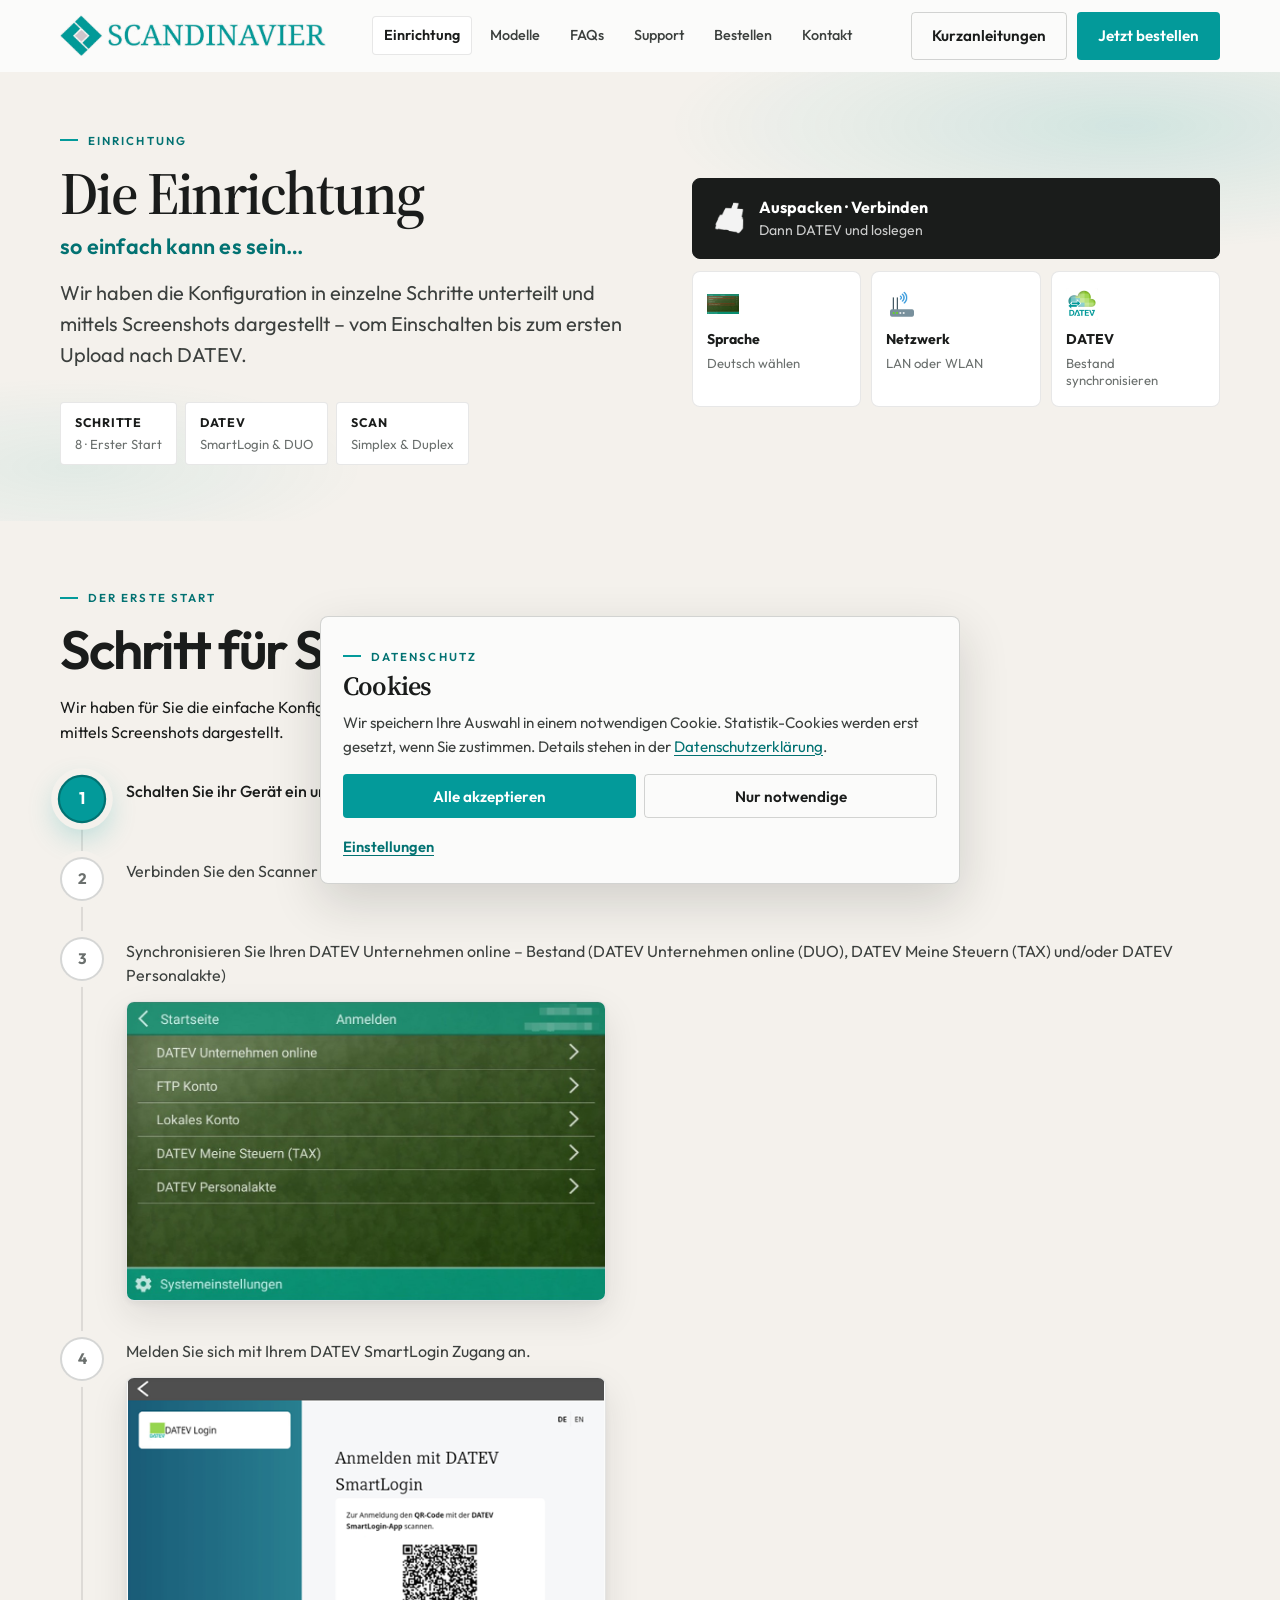
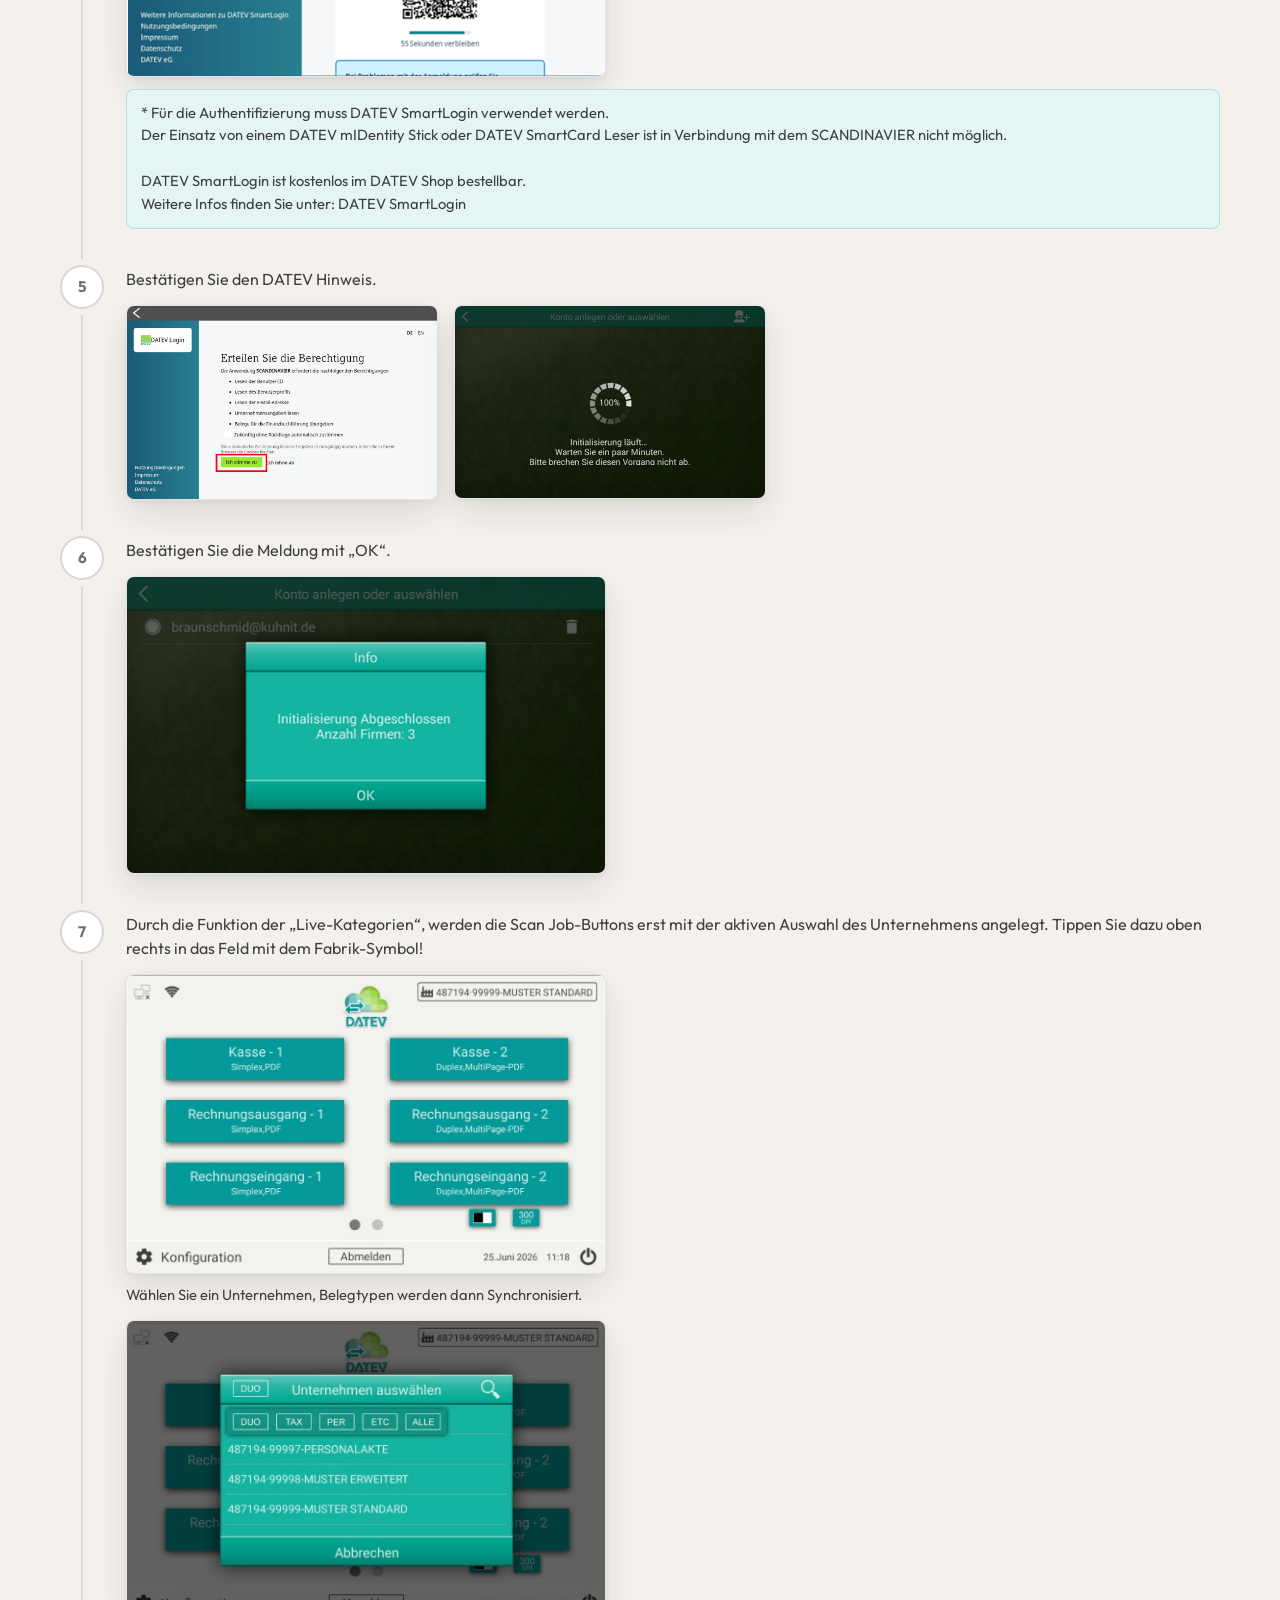
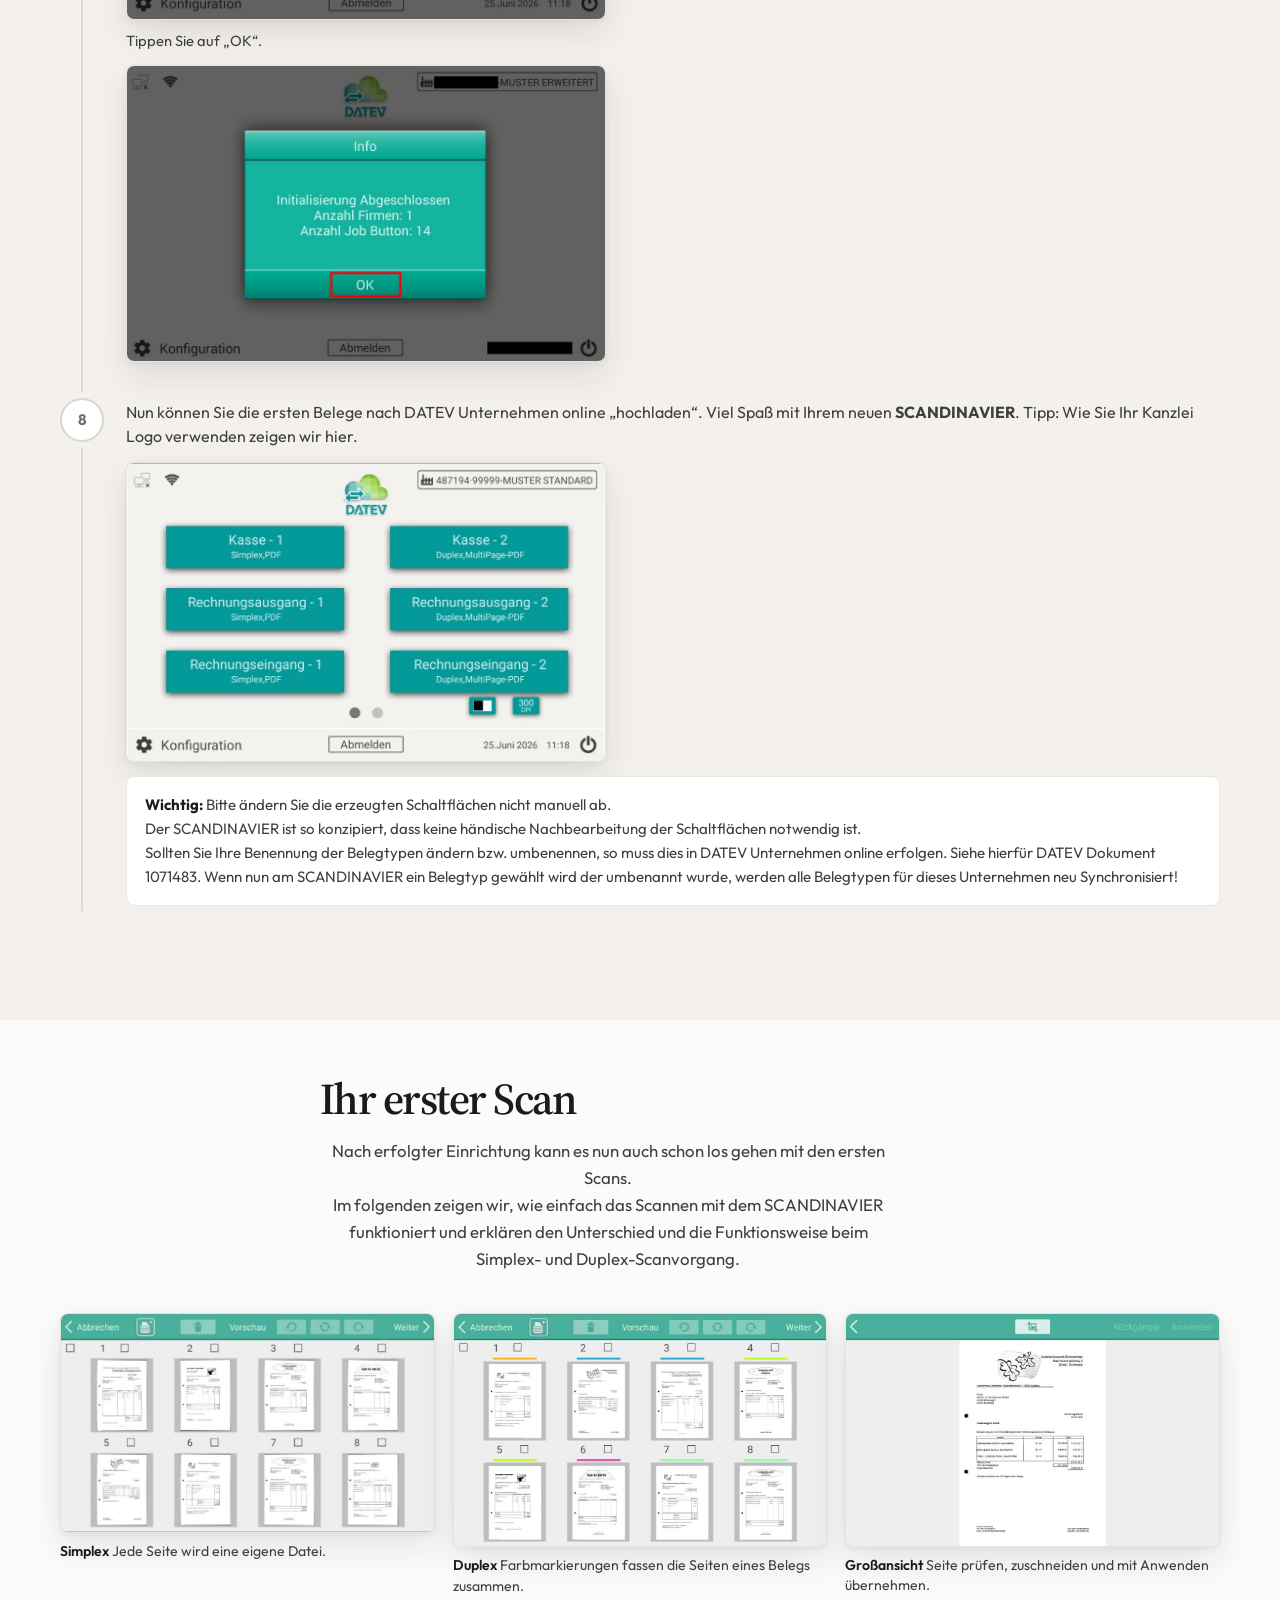
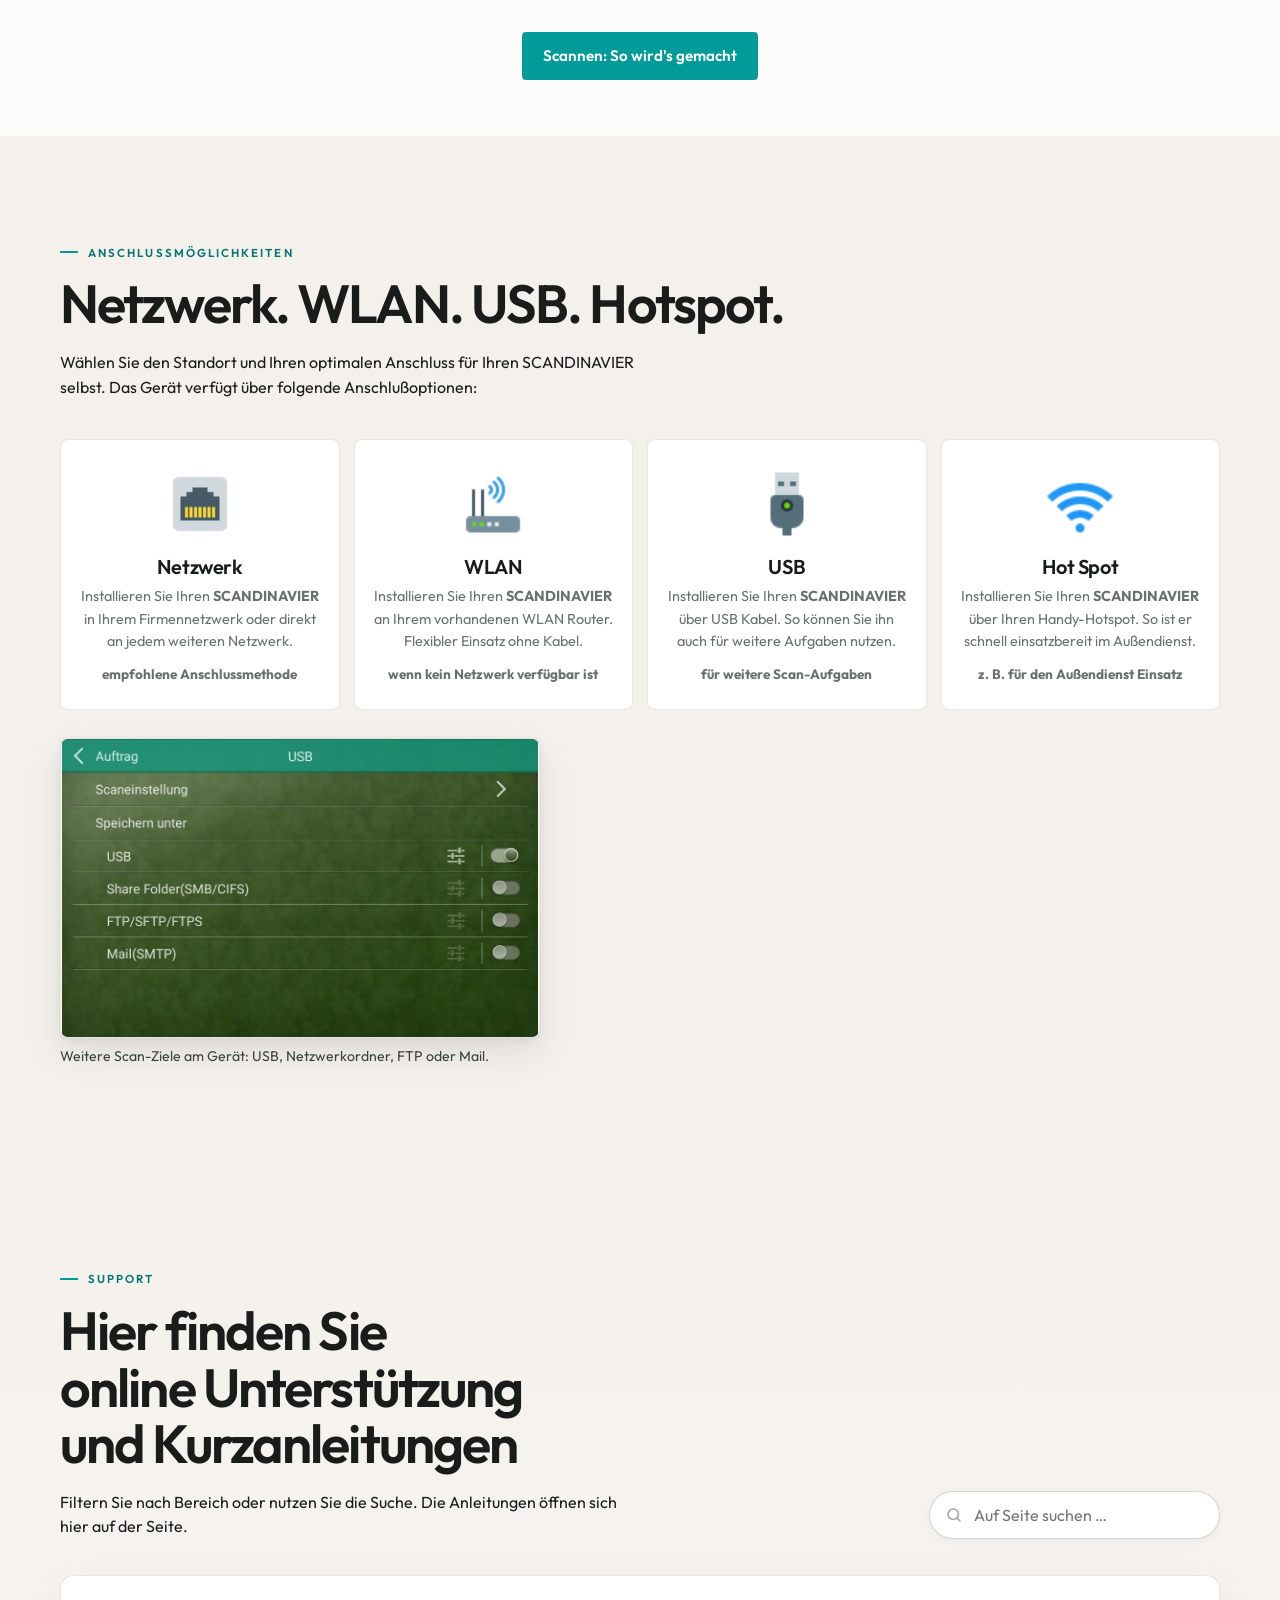
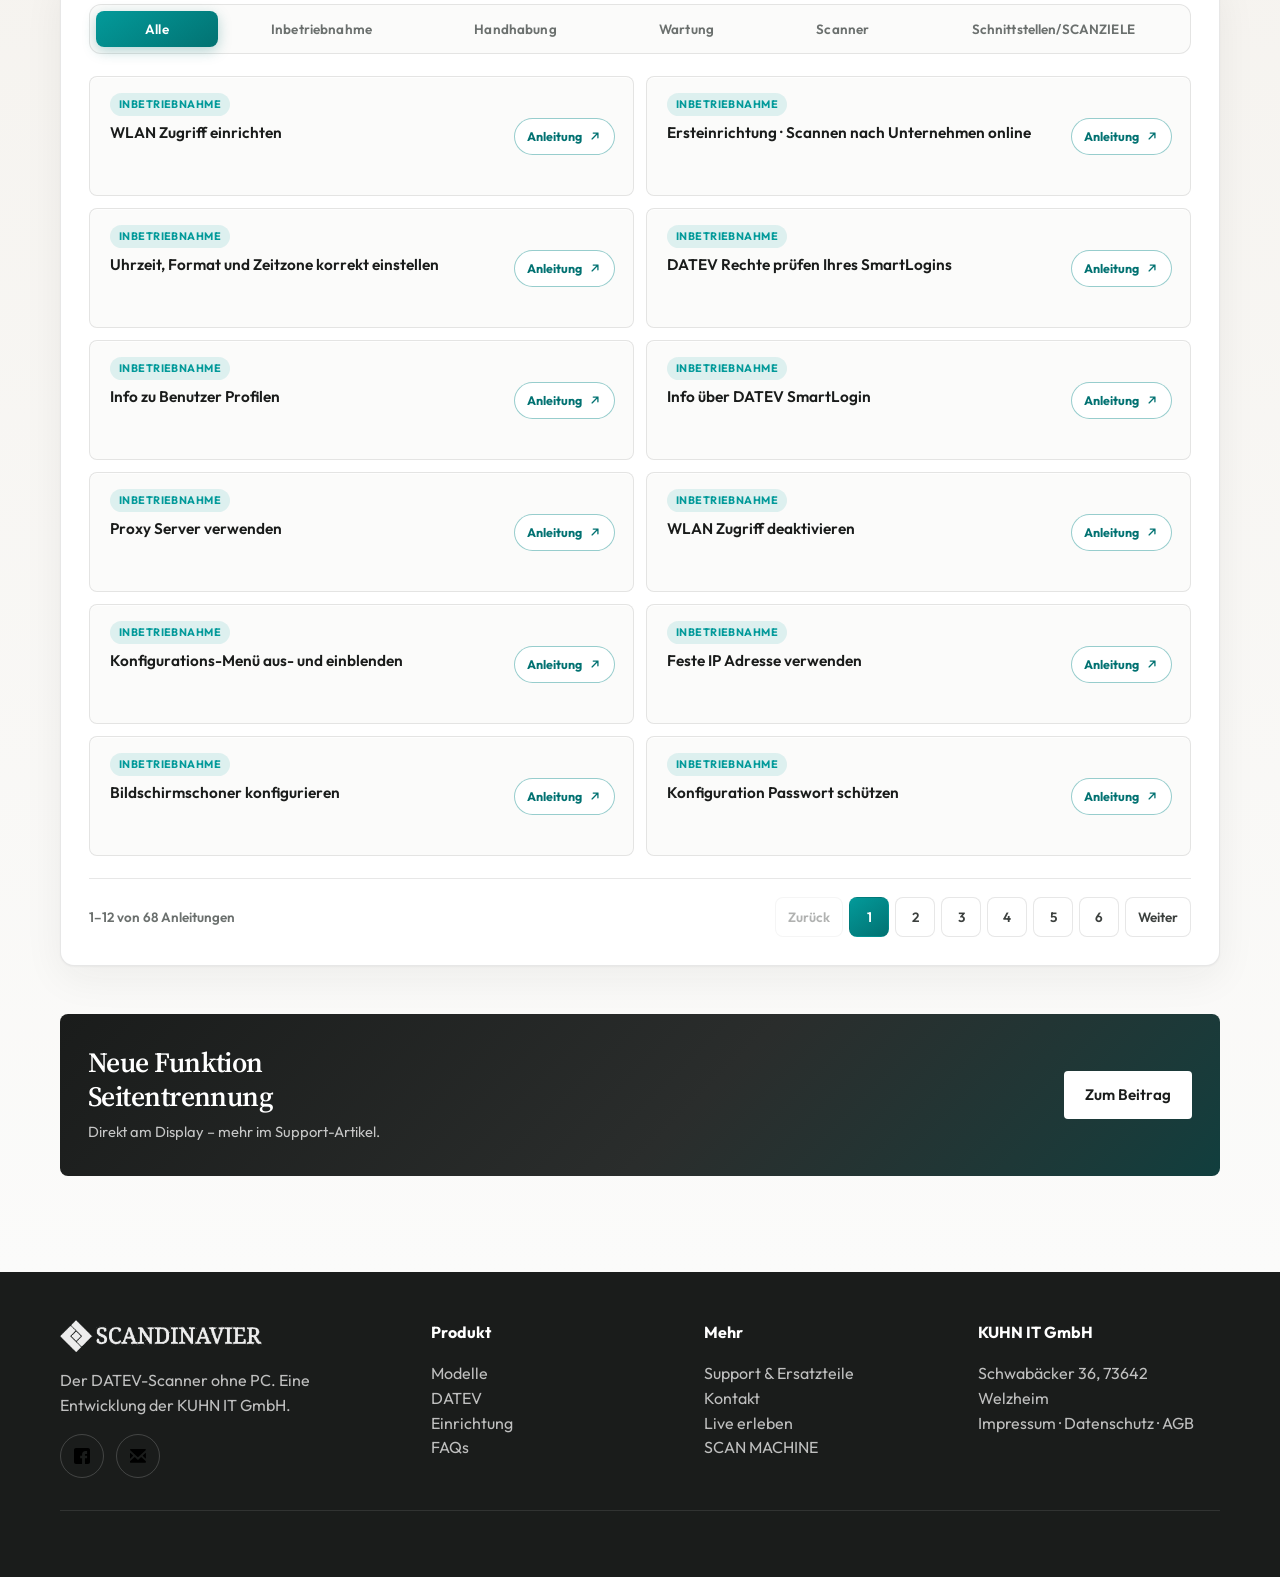
<file: einrichtung.html>
<!DOCTYPE html>
<html lang="de">
<head>
  <meta charset="UTF-8">
  <meta name="viewport" content="width=device-width, initial-scale=1, viewport-fit=cover">
  <title>Einrichtung – SCANDINAVIER Schritt für Schritt</title>
  <meta name="description" content="Die Einrichtung des SCANDINAVIER: Sprache, Netzwerk, DATEV SmartLogin, Synchronisation und der erste Scan – mit Screenshots erklärt.">
  <link rel="preconnect" href="https://fonts.googleapis.com">
  <link rel="preconnect" href="https://fonts.gstatic.com" crossorigin>
  <link href="https://fonts.googleapis.com/css2?family=Outfit:wght@400;500;600;700&family=Source+Serif+4:opsz,wght@8..60,500;8..60,600&display=swap" rel="stylesheet">
  <link rel="stylesheet" href="css/styles.css">
  <link rel="stylesheet" href="css/support.css?v=2">
  <link rel="stylesheet" href="css/einrichtung.css">
  <link rel="icon" href="media/homepage/logos/scandinavier-mark.png">
</head>
<body class="page-einrichtung">
  <a class="skip" href="#inhalt">Zum Inhalt springen</a>

  <scandi-site-header
    active="einrichtung"
    cta-ghost-href="support.html#anleitungen"
    cta-ghost-label="Kurzanleitungen"
    cta-primary-href="bestellformular.html"
    cta-primary-label="Jetzt bestellen"
  ></scandi-site-header>

  <main id="inhalt">
    <scandi-page-hero
      eyebrow="Einrichtung"
      title="Die Einrichtung"
      tagline="so einfach kann es sein…"
      lede="Wir haben die Konfiguration in einzelne Schritte unterteilt und mittels Screenshots dargestellt – vom Einschalten bis zum ersten Upload nach DATEV."
      aside-label="Überblick"
    >
      <template data-part="stats">
        <div class="page-hero-stats">
          <span class="page-hero-stat"><strong>Schritte</strong> 8 · Erster Start</span>
          <span class="page-hero-stat"><strong>DATEV</strong> SmartLogin &amp; DUO</span>
          <span class="page-hero-stat"><strong>Scan</strong> Simplex &amp; Duplex</span>
        </div>
      </template>
      <template data-part="aside">
        <div class="page-hero-tile page-hero-tile--featured">
          <img class="setup-hero-device" src="media/einrichtung/hero-scanner.png" alt="SCANDINAVIER Scanner">
          <div>
            <strong>Auspacken · Verbinden</strong>
            <span>Dann DATEV und loslegen</span>
          </div>
        </div>
        <div class="page-hero-tile-grid">
          <article class="page-hero-tile">
            <img src="media/ui/setup-01-sprache.jpg" alt="">
            <strong>Sprache</strong>
            <span>Deutsch wählen</span>
          </article>
          <article class="page-hero-tile">
            <img src="media/homepage/icons/wifi-router.png" alt="">
            <strong>Netzwerk</strong>
            <span>LAN oder WLAN</span>
          </article>
          <article class="page-hero-tile">
            <img src="media/homepage/logos/datev-logo.png" alt="">
            <strong>DATEV</strong>
            <span>Bestand synchronisieren</span>
          </article>
        </div>
      </template>
    </scandi-page-hero>

    <section id="erster-start" class="setup-guide band-paper" aria-labelledby="erster-start-title">
      <div class="wrap">
        <header class="section-intro section-intro--stack">
          <p class="eyebrow">Der erste Start</p>
          <h2 id="erster-start-title">Schritt für Schritt mit Screenshots</h2>
          <p class="section-intro__lede">Wir haben für Sie die einfache Konfiguration in einzelne Schritte unterteilt und mittels Screenshots dargestellt.</p>
        </header>

        <ol class="setup-flow">
          <li class="setup-flow__step">
            <div class="setup-flow__marker" aria-hidden="true">1</div>
            <div class="setup-flow__body">
              <p>Schalten Sie ihr Gerät ein und wählen die Sprache (Deutsch). Gerät startet neu.</p>
            </div>
          </li>
          <li class="setup-flow__step">
            <div class="setup-flow__marker" aria-hidden="true">2</div>
            <div class="setup-flow__body">
              <p>Verbinden Sie den Scanner mit dem Netzwerk (LAN/WLAN)</p>
            </div>
          </li>
          <li class="setup-flow__step">
            <div class="setup-flow__marker" aria-hidden="true">3</div>
            <div class="setup-flow__body">
              <p>Synchronisieren Sie Ihren DATEV Unternehmen online – Bestand (DATEV Unternehmen online (DUO), DATEV Meine Steuern (TAX) und/oder DATEV Personalakte)</p>
              <figure class="setup-shot">
                <img src="media/einrichtung/step-03-ziele.jpg" alt="Ziele auf dem SCANDINAVIER: DATEV Unternehmen online, Meine Steuern und Personalakte" width="998" height="623" loading="lazy" decoding="async">
              </figure>
            </div>
          </li>
          <li class="setup-flow__step">
            <div class="setup-flow__marker" aria-hidden="true">4</div>
            <div class="setup-flow__body">
              <p>Melden Sie sich mit Ihrem DATEV <a href="anleitung.html?a=smartlogin">SmartLogin</a> Zugang an.</p>
              <figure class="setup-shot">
                <img src="media/einrichtung/step-04-smartlogin-qr.png" alt="DATEV SmartLogin QR-Code am Scanner" width="549" height="auto" loading="lazy" decoding="async">
              </figure>
              <div class="setup-note">
                * Für die Authentifizierung muss DATEV SmartLogin verwendet werden.<br>
                Der Einsatz von einem DATEV mIDentity Stick oder DATEV SmartCard Leser ist in Verbindung mit dem SCANDINAVIER nicht möglich.<br><br>
                DATEV SmartLogin ist kostenlos im DATEV Shop bestellbar.<br>
                Weitere Infos finden Sie unter: <a href="anleitung.html?a=smartlogin">DATEV SmartLogin</a>
              </div>
            </div>
          </li>
          <li class="setup-flow__step">
            <div class="setup-flow__marker" aria-hidden="true">5</div>
            <div class="setup-flow__body">
              <p>Bestätigen Sie den DATEV Hinweis.</p>
              <div class="setup-shot--pair">
                <figure class="setup-shot">
                  <img src="media/einrichtung/step-05-datev-hinweis.jpg" alt="DATEV Hinweis auf dem Display" loading="lazy" decoding="async">
                </figure>
                <figure class="setup-shot">
                  <img src="media/einrichtung/step-05-datev-hinweis-2.png" alt="DATEV Hinweis – zweiter Bildschirm" loading="lazy" decoding="async">
                </figure>
              </div>
            </div>
          </li>
          <li class="setup-flow__step">
            <div class="setup-flow__marker" aria-hidden="true">6</div>
            <div class="setup-flow__body">
              <p>Bestätigen Sie die Meldung mit „OK“.</p>
              <figure class="setup-shot">
                <img src="media/einrichtung/step-06-ok.png" alt="Bestätigung mit OK auf dem SCANDINAVIER" loading="lazy" decoding="async">
              </figure>
            </div>
          </li>
          <li class="setup-flow__step">
            <div class="setup-flow__marker" aria-hidden="true">7</div>
            <div class="setup-flow__body">
              <p>Durch die Funktion der „Live-Kategorien“, werden die Scan Job-Buttons erst mit der aktiven Auswahl des Unternehmens angelegt. Tippen Sie dazu oben rechts in das Feld mit dem Fabrik-Symbol!</p>
              <figure class="setup-shot">
                <img src="media/einrichtung/jobs-home.jpg" alt="Startbildschirm mit Fabrik-Symbol oben rechts für die Unternehmensauswahl" width="974" height="609" loading="lazy" decoding="async">
              </figure>
              <p class="setup-flow__sub">Wählen Sie ein Unternehmen, Belegtypen werden dann Synchronisiert.</p>
              <figure class="setup-shot">
                <img src="media/einrichtung/step-07-auswahl.jpg" alt="Dialog Unternehmen auswählen mit DUO, TAX, Personalakte und weiteren Mandanten" width="994" height="620" loading="lazy" decoding="async">
              </figure>
              <p class="setup-flow__sub">Tippen Sie auf „OK“.</p>
              <figure class="setup-shot">
                <img src="media/einrichtung/step-07-ok.jpg" alt="OK bestätigen nach Unternehmenswahl" loading="lazy" decoding="async">
              </figure>
            </div>
          </li>
          <li class="setup-flow__step">
            <div class="setup-flow__marker" aria-hidden="true">8</div>
            <div class="setup-flow__body">
              <p>Nun können Sie die ersten Belege nach DATEV Unternehmen online „hochladen“. Viel Spaß mit Ihrem neuen <strong>SCANDINAVIER</strong>. Tipp: Wie Sie Ihr Kanzlei Logo verwenden zeigen wir <a href="anleitung.html?a=individualisierung">hier</a>.</p>
              <figure class="setup-shot">
                <img src="media/einrichtung/jobs-home.jpg" alt="Belegtypen auf dem SCANDINAVIER, bereit für den Upload nach DATEV" width="974" height="609" loading="lazy" decoding="async">
              </figure>
              <div class="setup-callout">
                <span class="label-warn">Wichtig:</span> Bitte ändern Sie die erzeugten Schaltflächen nicht manuell ab.<br>
                Der SCANDINAVIER ist so konzipiert, dass keine händische Nachbearbeitung der Schaltflächen notwendig ist.<br>
                Sollten Sie Ihre Benennung der Belegtypen ändern bzw. umbenennen, so muss dies in DATEV Unternehmen online erfolgen. Siehe hierfür DATEV Dokument <a href="http://www.datev.de/lexinform-infodb/1071483" target="_blank" rel="noreferrer">1071483</a>. Wenn nun am SCANDINAVIER ein Belegtyp gewählt wird der umbenannt wurde, werden alle Belegtypen für dieses Unternehmen neu Synchronisiert!
              </div>
            </div>
          </li>
        </ol>
      </div>
    </section>

    <section id="erster-scan" class="setup-first-scan">
      <div class="wrap">
        <header class="section-intro section-intro--stack first-scan">
          <h2>Ihr erster Scan</h2>
          <p class="section-intro__lede">Nach erfolgter Einrichtung kann es nun auch schon los gehen mit den ersten Scans.<br>
          Im folgenden zeigen wir, wie einfach das Scannen mit dem SCANDINAVIER funktioniert und erklären den Unterschied und die Funktionsweise beim Simplex- und Duplex-Scanvorgang.</p>
        </header>
        <div class="scan-gallery">
          <figure>
            <img src="media/einrichtung/scan-simplex.jpg" alt="Simplex-Vorschau: acht Seiten, jede Seite eine eigene Datei" width="986" height="578" loading="lazy" decoding="async">
            <figcaption><strong>Simplex</strong> Jede Seite wird eine eigene Datei.</figcaption>
          </figure>
          <figure>
            <img src="media/einrichtung/scan-duplex.jpg" alt="Duplex-Vorschau mit farbigen Markierungen zur Seitentrennung" width="992" height="619" loading="lazy" decoding="async">
            <figcaption><strong>Duplex</strong> Farbmarkierungen fassen die Seiten eines Belegs zusammen.</figcaption>
          </figure>
          <figure>
            <img src="media/einrichtung/scan-grossansicht.jpg" alt="Großansicht eines Belegs mit Zuschnitt, Rückgängig und Anwenden" width="994" height="619" loading="lazy" decoding="async">
            <figcaption><strong>Großansicht</strong> Seite prüfen, zuschneiden und mit Anwenden übernehmen.</figcaption>
          </figure>
        </div>
        <p class="first-scan-cta"><a class="btn btn-primary" href="anleitung.html?a=scannen-so-wirds-gemacht">Scannen: So wird's gemacht</a></p>
      </div>
    </section>

    <section id="anschluss" class="setup-connect band-paper">
      <div class="wrap">
        <header class="section-intro section-intro--stack">
          <p class="eyebrow">Anschlussmöglichkeiten</p>
          <h2>Netzwerk. WLAN. USB. Hotspot.</h2>
          <p class="section-intro__lede">Wählen Sie den Standort und Ihren optimalen Anschluss für Ihren SCANDINAVIER selbst. Das Gerät verfügt über folgende Anschlußoptionen:</p>
        </header>
        <div class="connect-grid">
          <article class="connect-card">
            <img src="media/homepage/icons/network.png" alt="">
            <h3>Netzwerk</h3>
            <p>Installieren Sie Ihren <strong>SCANDINAVIER</strong> in Ihrem Firmennetzwerk oder direkt an jedem weiteren Netzwerk.</p>
            <p class="muted" style="margin-top:12px;font-size:0.85rem;"><strong>empfohlene Anschlussmethode</strong></p>
          </article>
          <article class="connect-card">
            <img src="media/homepage/icons/wifi-router.png" alt="">
            <h3>WLAN</h3>
            <p>Installieren Sie Ihren <strong>SCANDINAVIER</strong> an Ihrem vorhandenen WLAN Router. Flexibler Einsatz ohne Kabel.</p>
            <p class="muted" style="margin-top:12px;font-size:0.85rem;"><strong>wenn kein Netzwerk verfügbar ist</strong></p>
          </article>
          <article class="connect-card">
            <img src="media/homepage/icons/usb.png" alt="">
            <h3>USB</h3>
            <p>Installieren Sie Ihren <strong>SCANDINAVIER</strong> über USB Kabel. So können Sie ihn auch für weitere Aufgaben nutzen.</p>
            <p class="muted" style="margin-top:12px;font-size:0.85rem;"><strong>für weitere Scan-Aufgaben</strong></p>
          </article>
          <article class="connect-card">
            <img src="media/homepage/icons/wifi.png" alt="">
            <h3>Hot Spot</h3>
            <p>Installieren Sie Ihren <strong>SCANDINAVIER</strong> über Ihren Handy-Hotspot. So ist er schnell einsatzbereit im Außendienst.</p>
            <p class="muted" style="margin-top:12px;font-size:0.85rem;"><strong>z.&nbsp;B. für den Außendienst Einsatz</strong></p>
          </article>
        </div>
        <figure class="setup-shot connect-shot">
          <img src="media/einrichtung/anschluss-ziele.jpg" alt="Speichern unter: USB, Netzwerkordner, FTP oder Mail" width="994" height="621" loading="lazy" decoding="async">
          <figcaption>Weitere Scan-Ziele am Gerät: USB, Netzwerkordner, FTP oder Mail.</figcaption>
        </figure>
      </div>
    </section>

    <section id="kurzanleitungen" class="guides">
      <div class="wrap">
        <header class="section-intro section-intro--split">
          <div class="section-intro__main">
            <p class="eyebrow">Support</p>
            <h2>Hier finden Sie online Unterstützung und Kurzanleitungen</h2>
            <p class="section-intro__lede">Filtern Sie nach Bereich oder nutzen Sie die Suche. Die Anleitungen öffnen sich hier auf der Seite.</p>
          </div>
          <div class="section-intro__aside guide-search">
            <label class="guide-search-label" for="guide-search">Suche</label>
            <input id="guide-search" type="search" placeholder="Auf Seite suchen …" aria-label="Kurzanleitungen durchsuchen">
          </div>
        </header>
        <div class="guides-panel">
          <div class="guide-toolbar" role="tablist" aria-label="Themenfilter">
            <button class="guide-filter is-active" type="button" role="tab" aria-selected="true" data-filter="all">Alle</button>
            <button class="guide-filter" type="button" role="tab" aria-selected="false" data-filter="inbetriebnahme">Inbetriebnahme</button>
            <button class="guide-filter" type="button" role="tab" aria-selected="false" data-filter="handhabung">Handhabung</button>
            <button class="guide-filter" type="button" role="tab" aria-selected="false" data-filter="wartung">Wartung</button>
            <button class="guide-filter" type="button" role="tab" aria-selected="false" data-filter="scanner">Scanner</button>
            <button class="guide-filter" type="button" role="tab" aria-selected="false" data-filter="schnittstellen">Schnittstellen/SCANZIELE</button>
          </div>
          <div class="guide-list" data-guide-list></div>
          <p class="guide-empty" data-guide-empty hidden>Keine Anleitung passt zu dieser Suche.</p>
        </div>

        <div class="setup-promo">
          <div>
            <h3>Neue Funktion<br>Seitentrennung</h3>
            <p>Direkt am Display – mehr im Support-Artikel.</p>
          </div>
          <a class="btn btn-light" href="anleitung.html?a=seitentrennung-am-bildschirm">Zum Beitrag</a>
        </div>
      </div>
    </section>
  </main>

  <footer class="site-footer">
    <div class="wrap">
      <div class="footer-grid">
        <div>
          <div class="brand">
            <img class="brand-logo" src="media/homepage/logos/scandinavier-wordmark.png" alt="SCANDINAVIER">
          </div>
          <p>Der DATEV-Scanner ohne PC. Eine Entwicklung der <a href="https://www.kuhnit.de/loesungen-leistungen/scandinavier">KUHN IT GmbH</a>.</p>
          <div class="social">
            <a href="https://www.facebook.com/pg/KuhnIT/posts/" target="_blank" rel="noreferrer" aria-label="Facebook"><img src="media/homepage/icons/facebook.svg" alt=""></a>
            <a href="mailto:info@kuhnit.de?subject=Einrichtung%20SCANDINAVIER" aria-label="E-Mail"><img src="media/homepage/icons/email.svg" alt=""></a>
          </div>
        </div>
        <div>
          <strong style="color:#fff;">Produkt</strong>
          <p>
            <a href="index.html#modelle">Modelle</a><br>
            <a href="index.html#datev">DATEV</a><br>
            <a href="einrichtung.html">Einrichtung</a><br>
            <a href="index.html#faq">FAQs</a>
          </p>
        </div>
        <div>
          <strong style="color:#fff;">Mehr</strong>
          <p>
            <a href="support.html">Support & Ersatzteile</a><br>
            <a href="kontakt.html">Kontakt</a><br>
            <a href="https://www.scandinavier.de/scandinavier-on-tour">Live erleben</a><br>
            <a href="https://www.scanmachine.de/">SCAN MACHINE</a>
          </p>
        </div>
        <div>
          <strong style="color:#fff;">KUHN IT GmbH</strong>
          <p>Schwabäcker 36, 73642 Welzheim<br>
          <a href="impressum.html">Impressum</a> ·
          <a href="datenschutz.html">Datenschutz</a> ·
          <a href="agb.html">AGB</a></p>
        </div>
      </div>
      <div class="legal">
        <span>© 2026 KUHN IT GmbH</span>
        <span>Einrichtung · Kurzanleitungen · DATEV</span>
      </div>
    </div>
  </footer>

  <script src="js/site-chrome.js"></script>
  <script src="js/cookies.js"></script>
  <script src="js/page-hero.js"></script>
  <script src="js/motion.js"></script>
  <script src="js/ui.js"></script>
  <script src="js/einrichtung-steps.js"></script>
  <script src="js/guides/inbetriebnahme.js"></script>
  <script src="js/guides/handhabung.js"></script>
  <script src="js/guides/wartung.js"></script>
  <script src="js/guides/scanner-schnittstellen.js"></script>
  <script src="js/guide-list.js?v=2"></script>
  <script src="js/support-shop.js"></script>
</body>
</html>
</file>
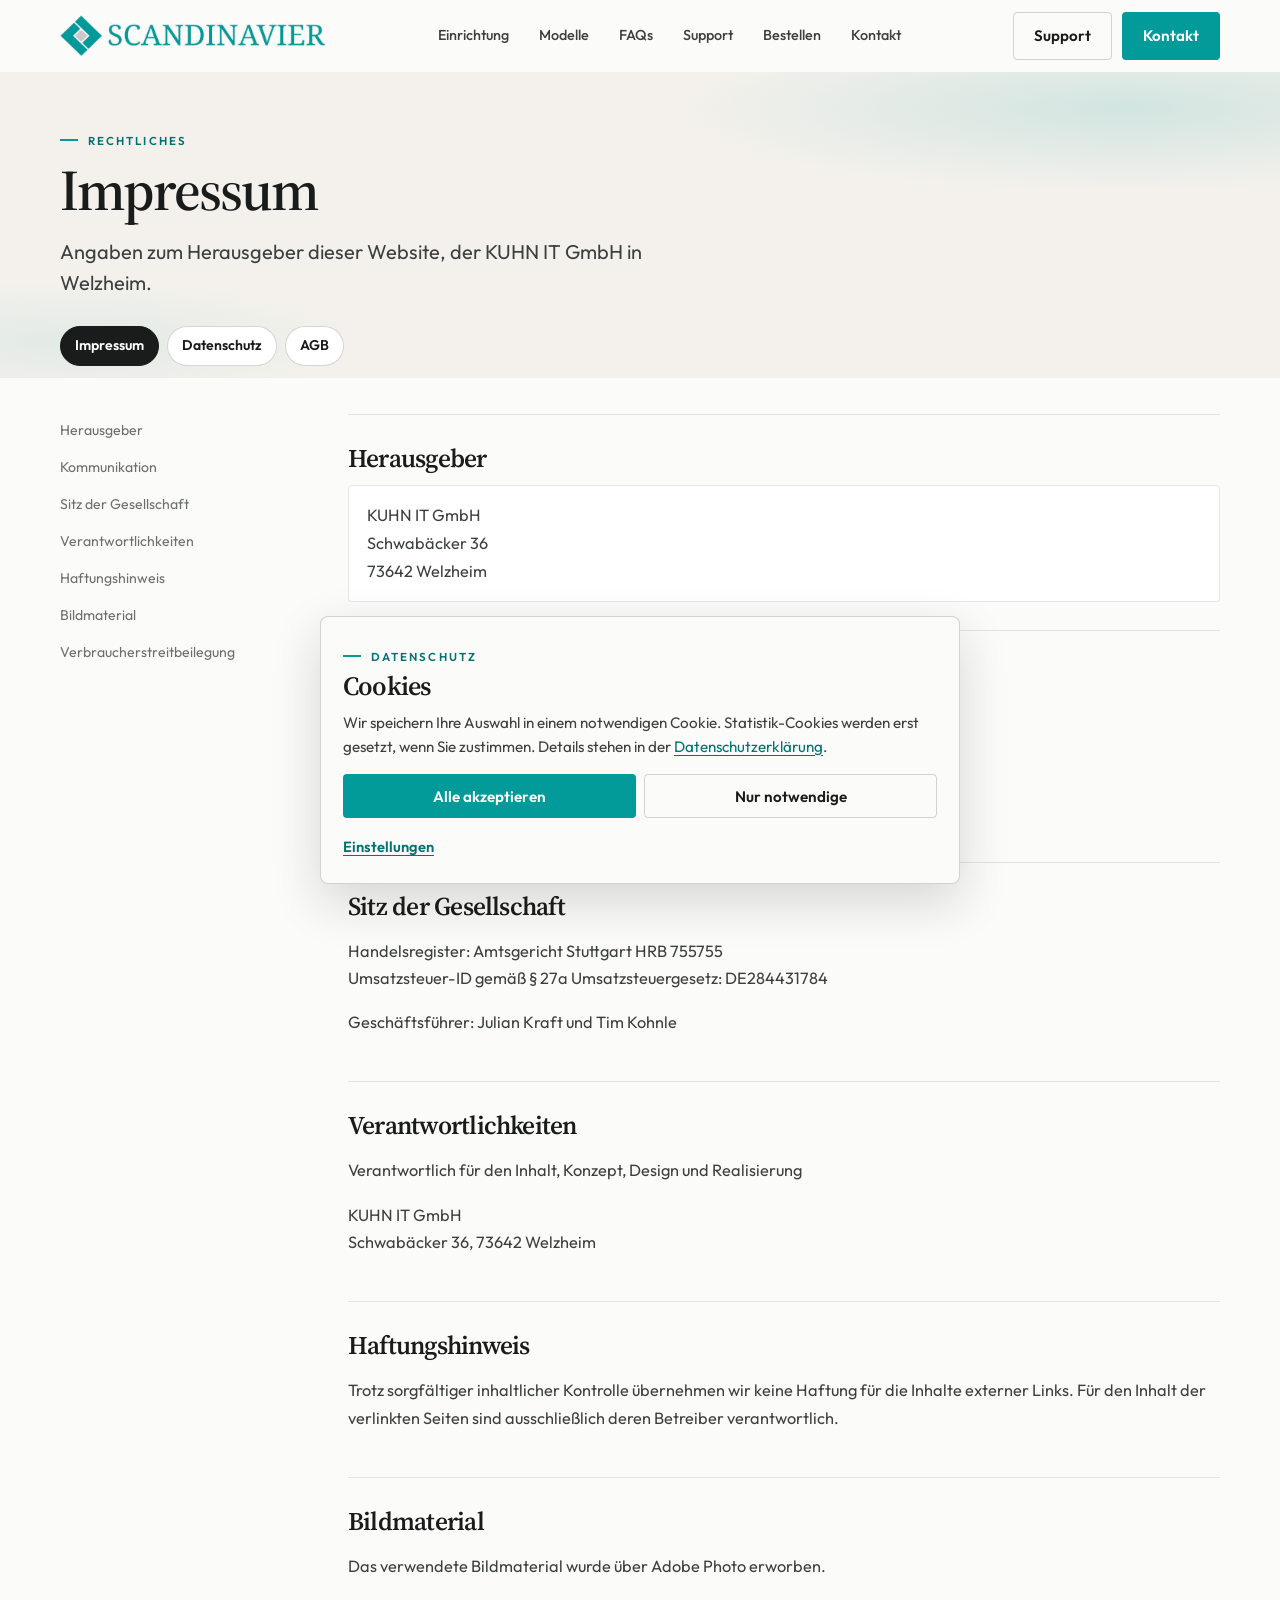
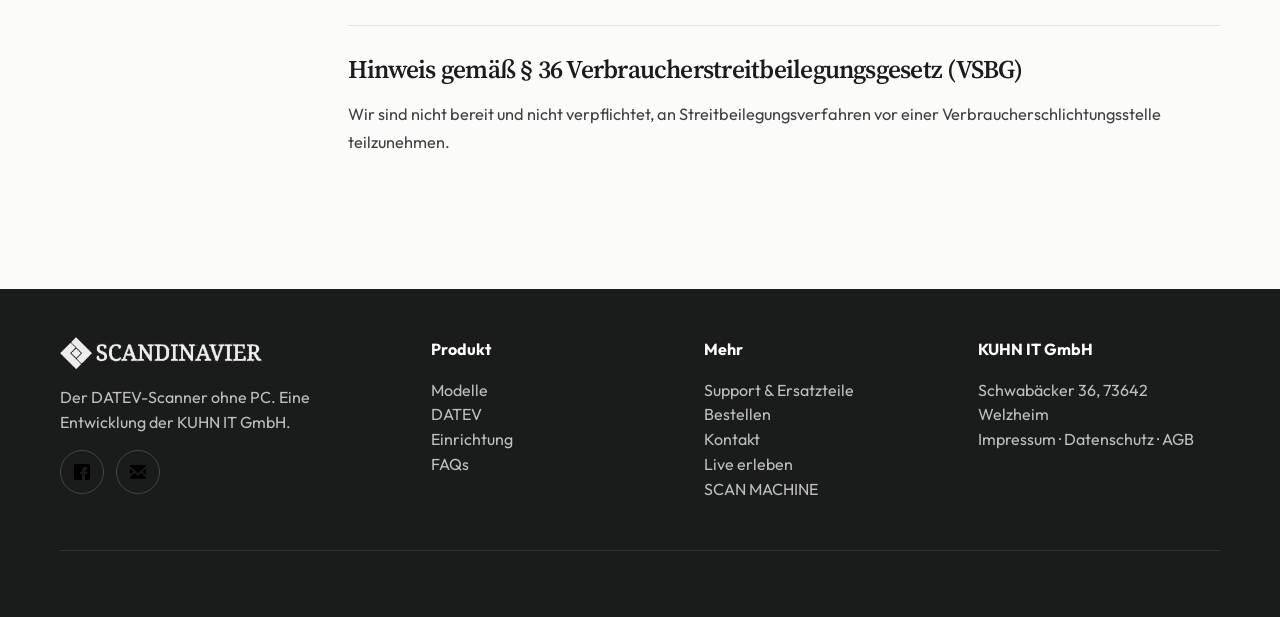
<file: impressum.html>
<!DOCTYPE html>
<html lang="de">
<head>
  <meta charset="UTF-8">
  <meta name="viewport" content="width=device-width, initial-scale=1, viewport-fit=cover">
  <title>Impressum – SCANDINAVIER</title>
  <meta name="description" content="Impressum der KUHN IT GmbH, Herausgeberin von SCANDINAVIER. Schwabäcker 36, 73642 Welzheim.">
  <link rel="preconnect" href="https://fonts.googleapis.com">
  <link rel="preconnect" href="https://fonts.gstatic.com" crossorigin>
  <link href="https://fonts.googleapis.com/css2?family=Outfit:wght@400;500;600;700&family=Source+Serif+4:opsz,wght@8..60,500;8..60,600&display=swap" rel="stylesheet">
  <link rel="stylesheet" href="css/styles.css">
  <link rel="stylesheet" href="css/legal.css">
  <link rel="icon" href="media/homepage/logos/scandinavier-mark.png">
</head>
<body>
  <a class="skip" href="#inhalt">Zum Inhalt springen</a>

  <scandi-site-header
    cta-ghost-href="support.html"
    cta-ghost-label="Support"
    cta-primary-href="kontakt.html"
    cta-primary-label="Kontakt"
  ></scandi-site-header>

  <main id="inhalt">
    <header class="legal-hero">
      <div class="wrap">
        <p class="eyebrow">Rechtliches</p>
        <h1>Impressum</h1>
        <p class="lede">Angaben zum Herausgeber dieser Website, der KUHN IT GmbH in Welzheim.</p>
        <nav class="legal-switch" aria-label="Rechtliche Seiten">
          <a href="impressum.html" aria-current="page">Impressum</a>
          <a href="datenschutz.html">Datenschutz</a>
          <a href="agb.html">AGB</a>
        </nav>
      </div>
    </header>

    <div class="wrap legal-layout">
      <nav class="legal-toc" aria-label="Abschnitte">
        <a href="#herausgeber">Herausgeber</a>
        <a href="#kommunikation">Kommunikation</a>
        <a href="#sitz">Sitz der Gesellschaft</a>
        <a href="#verantwortung">Verantwortlichkeiten</a>
        <a href="#haftung">Haftungshinweis</a>
        <a href="#bilder">Bildmaterial</a>
        <a href="#vsbg">Verbraucherstreitbeilegung</a>
      </nav>

      <article class="legal-prose">
        <section id="herausgeber">
          <h2>Herausgeber</h2>
          <address>
            KUHN IT GmbH<br>
            Schwabäcker 36<br>
            73642 Welzheim
          </address>
        </section>

        <section id="kommunikation">
          <h2>Kommunikation</h2>
          <p>
            Telefon: <a href="tel:+497182516010">07182 51 601 - 0</a><br>
            Telefax: 07182 51 601 - 99<br>
            E-Mail: <a href="mailto:info@kuhnit.de">info@kuhnit.de</a><br>
            Internet: <a href="https://www.kuhnit.de" target="_blank" rel="noreferrer">www.kuhnit.de</a>
          </p>
        </section>

        <section id="sitz">
          <h2>Sitz der Gesellschaft</h2>
          <p>
            Handelsregister: Amtsgericht Stuttgart HRB 755755<br>
            Umsatzsteuer-ID gemäß § 27a Umsatzsteuergesetz: DE284431784
          </p>
          <p>Geschäftsführer: Julian Kraft und Tim Kohnle</p>
        </section>

        <section id="verantwortung">
          <h2>Verantwortlichkeiten</h2>
          <p>Verantwortlich für den Inhalt, Konzept, Design und Realisierung</p>
          <p>
            KUHN IT GmbH<br>
            Schwabäcker 36, 73642 Welzheim
          </p>
        </section>

        <section id="haftung">
          <h2>Haftungshinweis</h2>
          <p>Trotz sorgfältiger inhaltlicher Kontrolle übernehmen wir keine Haftung für die Inhalte externer Links. Für den Inhalt der verlinkten Seiten sind ausschließlich deren Betreiber verantwortlich.</p>
        </section>

        <section id="bilder">
          <h2>Bildmaterial</h2>
          <p>Das verwendete Bildmaterial wurde über Adobe Photo erworben.</p>
        </section>

        <section id="vsbg">
          <h2>Hinweis gemäß § 36 Verbraucherstreitbeilegungsgesetz (VSBG)</h2>
          <p>Wir sind nicht bereit und nicht verpflichtet, an Streitbeilegungsverfahren vor einer Verbraucherschlichtungsstelle teilzunehmen.</p>
        </section>
      </article>
    </div>
  </main>

  <footer class="site-footer">
    <div class="wrap">
      <div class="footer-grid">
        <div>
          <div class="brand">
            <img class="brand-logo" src="media/homepage/logos/scandinavier-wordmark.png" alt="SCANDINAVIER">
          </div>
          <p>Der DATEV-Scanner ohne PC. Eine Entwicklung der <a href="https://www.kuhnit.de/loesungen-leistungen/scandinavier">KUHN IT GmbH</a>.</p>
          <div class="social">
            <a href="https://www.facebook.com/pg/KuhnIT/posts/" target="_blank" rel="noreferrer" aria-label="Facebook"><img src="media/homepage/icons/facebook.svg" alt=""></a>
            <a href="mailto:info@kuhnit.de?subject=Nachricht%20an%20den%20SCANDINAVIER" aria-label="E-Mail"><img src="media/homepage/icons/email.svg" alt=""></a>
          </div>
        </div>
        <div>
          <strong style="color:#fff;">Produkt</strong>
          <p>
            <a href="index.html#modelle">Modelle</a><br>
            <a href="index.html#datev">DATEV</a><br>
            <a href="einrichtung.html">Einrichtung</a><br>
            <a href="index.html#faq">FAQs</a>
          </p>
        </div>
        <div>
          <strong style="color:#fff;">Mehr</strong>
          <p>
            <a href="support.html">Support &amp; Ersatzteile</a><br>
            <a href="bestellformular.html">Bestellen</a><br>
            <a href="kontakt.html">Kontakt</a><br>
            <a href="https://www.scandinavier.de/scandinavier-on-tour">Live erleben</a><br>
            <a href="https://www.scanmachine.de/">SCAN MACHINE</a>
          </p>
        </div>
        <div>
          <strong style="color:#fff;">KUHN IT GmbH</strong>
          <p>Schwabäcker 36, 73642 Welzheim<br>
          <a href="impressum.html">Impressum</a> ·
          <a href="datenschutz.html">Datenschutz</a> ·
          <a href="agb.html">AGB</a></p>
        </div>
      </div>
      <div class="legal">
        <span>© 2026 KUHN IT GmbH</span>
        <span>Belege scannen. Direkt zu DATEV.</span>
      </div>
    </div>
  </footer>

  <script src="js/site-chrome.js"></script>
  <script src="js/cookies.js"></script>
  <script src="js/motion.js"></script>
  <script src="js/ui.js"></script>
</body>
</html>
</file>
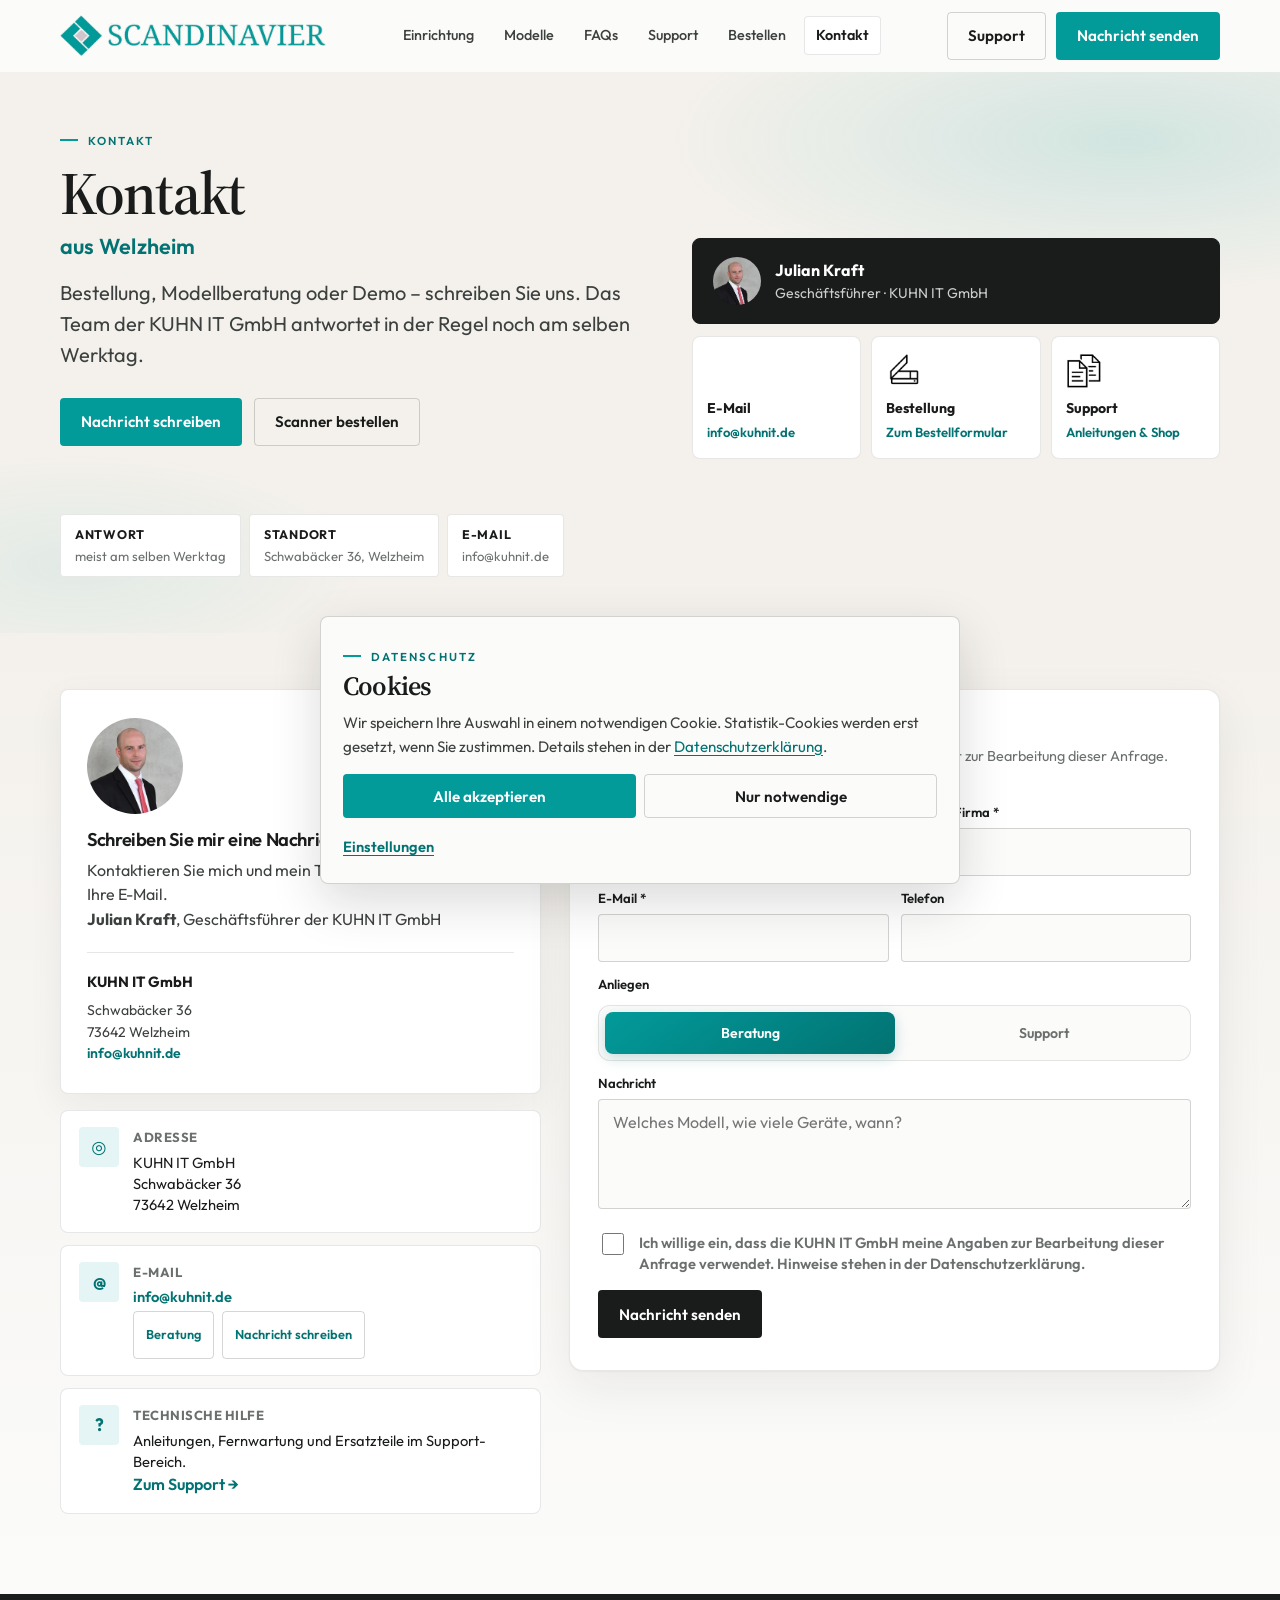
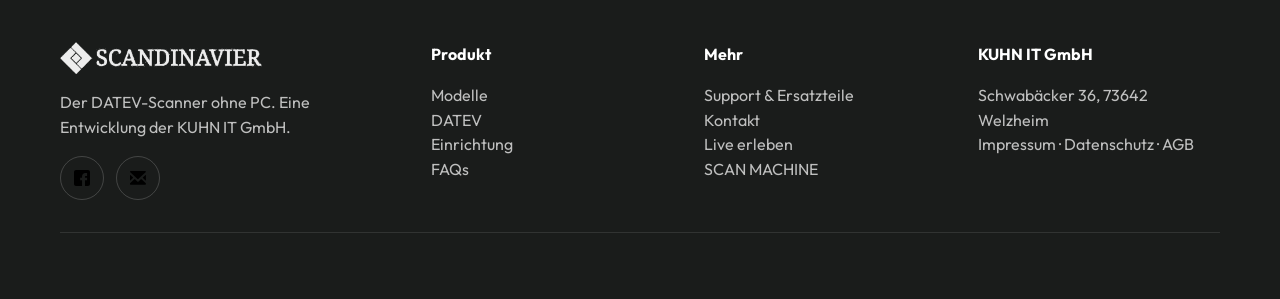
<file: kontakt.html>
<!DOCTYPE html>
<html lang="de">
<head>
  <meta charset="UTF-8">
  <meta name="viewport" content="width=device-width, initial-scale=1, viewport-fit=cover">
  <title>Kontakt – SCANDINAVIER bestellen & Beratung</title>
  <meta name="description" content="SCANDINAVIER bestellen oder Beratung anfragen – KUHN IT GmbH in Welzheim. Wir melden uns in der Regel noch am selben Werktag.">
  <link rel="preconnect" href="https://fonts.googleapis.com">
  <link rel="preconnect" href="https://fonts.gstatic.com" crossorigin>
  <link href="https://fonts.googleapis.com/css2?family=Outfit:wght@400;500;600;700&family=Source+Serif+4:opsz,wght@8..60,500;8..60,600&display=swap" rel="stylesheet">
  <link rel="stylesheet" href="css/styles.css">
  <link rel="stylesheet" href="css/contact.css">
  <link rel="icon" href="media/homepage/logos/scandinavier-mark.png">
</head>
<body>
  <a class="skip" href="#inhalt">Zum Inhalt springen</a>

  <scandi-site-header
    active="kontakt"
    cta-ghost-href="support.html"
    cta-ghost-label="Support"
    cta-primary-href="#formular"
    cta-primary-label="Nachricht senden"
  ></scandi-site-header>

  <main id="inhalt">
    <scandi-page-hero
      eyebrow="Kontakt"
      title="Kontakt"
      tagline="aus Welzheim"
      lede="Bestellung, Modellberatung oder Demo – schreiben Sie uns. Das Team der KUHN IT GmbH antwortet in der Regel noch am selben Werktag."
      aside-label="Ansprechpartner & Standort"
    >
      <template data-part="actions">
        <div class="section-intro__actions hero-actions">
          <a class="btn btn-primary" href="#formular">Nachricht schreiben</a>
          <a class="btn btn-ghost" href="bestellformular.html">Scanner bestellen</a>
        </div>
      </template>
      <template data-part="stats">
        <div class="page-hero-stats">
          <span class="page-hero-stat"><strong>Antwort</strong> meist am selben Werktag</span>
          <span class="page-hero-stat"><strong>Standort</strong> Schwabäcker 36, Welzheim</span>
          <span class="page-hero-stat"><strong>E-Mail</strong> info@kuhnit.de</span>
        </div>
      </template>
      <template data-part="aside">
        <div class="page-hero-tile page-hero-tile--featured page-hero-tile--person">
          <img src="media/homepage/people/julian-kraft.jpeg" alt="Julian Kraft">
          <div>
            <strong>Julian Kraft</strong>
            <span>Geschäftsführer · KUHN IT GmbH</span>
          </div>
        </div>
        <div class="page-hero-tile-grid">
          <article class="page-hero-tile">
            <img src="media/homepage/icons/email.svg" alt="">
            <strong>E-Mail</strong>
            <span><a href="mailto:info@kuhnit.de">info@kuhnit.de</a></span>
          </article>
          <article class="page-hero-tile">
            <img src="media/support/icons/scanner.png" alt="">
            <strong>Bestellung</strong>
            <span><a href="bestellformular.html">Zum Bestellformular</a></span>
          </article>
          <article class="page-hero-tile">
            <img src="media/support/icons/documents.png" alt="">
            <strong>Support</strong>
            <span><a href="support.html">Anleitungen & Shop</a></span>
          </article>
        </div>
      </template>
    </scandi-page-hero>

    <section class="contact-main">
      <div class="wrap contact-layout">
        <aside class="contact-aside">
          <div class="ceo-card ceo-card--page">
            <img src="media/homepage/people/julian-kraft.jpeg" alt="Julian Kraft, Geschäftsführer der KUHN IT GmbH">
            <h3>Schreiben Sie mir eine Nachricht</h3>
            <p>Kontaktieren Sie mich und mein Team, ich freue mich auf Ihre E-Mail.<br><strong>Julian Kraft</strong>, Geschäftsführer der KUHN IT GmbH</p>
            <address class="contact-address">
              <strong>KUHN IT GmbH</strong>
              Schwabäcker 36<br>
              73642 Welzheim<br>
              <a href="mailto:info@kuhnit.de?subject=Nachricht%20an%20den%20SCANDINAVIER">info@kuhnit.de</a>
            </address>
          </div>
          <div class="contact-facts">
            <div class="contact-fact">
              <span class="contact-fact-icon" aria-hidden="true">◎</span>
              <div>
                <strong>Adresse</strong>
                <address>
                  KUHN IT GmbH<br>
                  Schwabäcker 36<br>
                  73642 Welzheim
                </address>
              </div>
            </div>
            <div class="contact-fact">
              <span class="contact-fact-icon" aria-hidden="true">@</span>
              <div>
                <strong>E-Mail</strong>
                <p><a href="mailto:info@kuhnit.de?subject=Nachricht%20an%20den%20SCANDINAVIER">info@kuhnit.de</a></p>
                <div class="contact-links">
                  <a class="btn btn-ghost" style="padding:6px 12px;font-size:0.8rem;" href="mailto:info@kuhnit.de?subject=Beratung%20SCANDINAVIER">Beratung</a>
                  <a class="btn btn-ghost" style="padding:6px 12px;font-size:0.8rem;" href="#formular">Nachricht schreiben</a>
                </div>
              </div>
            </div>
            <div class="contact-fact">
              <span class="contact-fact-icon" aria-hidden="true">?</span>
              <div>
                <strong>Technische Hilfe</strong>
                <p>Anleitungen, Fernwartung und Ersatzteile im Support-Bereich.</p>
                <a href="support.html">Zum Support →</a>
              </div>
            </div>
          </div>
        </aside>

        <div class="contact-form-panel" id="formular">
          <h2>Ihre Nachricht</h2>
          <p>Felder mit * sind Pflicht. Wir verwenden Ihre Angaben nur zur Bearbeitung dieser Anfrage.</p>
          <form class="form contact-form" id="contact-form">
            <div class="fields">
              <div class="form-row">
                <div>
                  <label for="kontakt-name">Name *</label>
                  <input id="kontakt-name" name="name" required autocomplete="name">
                </div>
                <div>
                  <label for="kontakt-firma">Kanzlei / Firma *</label>
                  <input id="kontakt-firma" name="firma" required autocomplete="organization">
                </div>
              </div>
              <div class="form-row">
                <div>
                  <label for="kontakt-email">E-Mail *</label>
                  <input id="kontakt-email" name="email" type="email" required autocomplete="email">
                </div>
                <div>
                  <label for="kontakt-telefon">Telefon</label>
                  <input id="kontakt-telefon" name="telefon" type="tel" autocomplete="tel">
                </div>
              </div>
              <div class="topic-picker" data-topic-picker>
                <span class="topic-picker-label" id="kontakt-thema-label">Anliegen</span>
                <div class="topic-picker-track" role="radiogroup" aria-labelledby="kontakt-thema-label">
                  <button type="button" class="topic-option is-active" role="radio" aria-checked="true" data-topic-value="Beratung">Beratung</button>
                  <button type="button" class="topic-option" role="radio" aria-checked="false" data-topic-value="Support">Support</button>
                </div>
                <input type="hidden" name="thema" id="kontakt-thema" value="Beratung" data-topic-field>
              </div>
              <label for="kontakt-nachricht">Nachricht</label>
              <textarea id="kontakt-nachricht" name="nachricht" placeholder="Welches Modell, wie viele Geräte, wann?"></textarea>
              <label class="check">
                <input type="checkbox" data-consent required>
                <span>Ich willige ein, dass die KUHN IT GmbH meine Angaben zur Bearbeitung dieser Anfrage verwendet. Hinweise stehen in der <a href="datenschutz.html">Datenschutzerklärung</a>.</span>
              </label>
              <button class="btn btn-dark" type="submit">Nachricht senden</button>
            </div>
            <div class="form-success">Danke. Wir melden uns – in der Regel noch am selben Werktag.</div>
          </form>
        </div>
      </div>
    </section>
  </main>

  <footer class="site-footer">
    <div class="wrap">
      <div class="footer-grid">
        <div>
          <div class="brand">
            <img class="brand-logo" src="media/homepage/logos/scandinavier-wordmark.png" alt="SCANDINAVIER">
          </div>
          <p>Der DATEV-Scanner ohne PC. Eine Entwicklung der <a href="https://www.kuhnit.de/loesungen-leistungen/scandinavier">KUHN IT GmbH</a>.</p>
          <div class="social">
            <a href="https://www.facebook.com/pg/KuhnIT/posts/" target="_blank" rel="noreferrer" aria-label="Facebook"><img src="media/homepage/icons/facebook.svg" alt=""></a>
            <a href="mailto:info@kuhnit.de?subject=Nachricht%20an%20den%20SCANDINAVIER" aria-label="E-Mail"><img src="media/homepage/icons/email.svg" alt=""></a>
          </div>
        </div>
        <div>
          <strong style="color:#fff;">Produkt</strong>
          <p>
            <a href="index.html#modelle">Modelle</a><br>
            <a href="index.html#datev">DATEV</a><br>
            <a href="einrichtung.html">Einrichtung</a><br>
            <a href="index.html#faq">FAQs</a>
          </p>
        </div>
        <div>
          <strong style="color:#fff;">Mehr</strong>
          <p>
            <a href="support.html">Support & Ersatzteile</a><br>
            <a href="kontakt.html">Kontakt</a><br>
            <a href="https://www.scandinavier.de/scandinavier-on-tour">Live erleben</a><br>
            <a href="https://www.scanmachine.de/">SCAN MACHINE</a>
          </p>
        </div>
        <div>
          <strong style="color:#fff;">KUHN IT GmbH</strong>
          <p>Schwabäcker 36, 73642 Welzheim<br>
          <a href="impressum.html">Impressum</a> ·
          <a href="datenschutz.html">Datenschutz</a> ·
          <a href="agb.html">AGB</a></p>
        </div>
      </div>
      <div class="legal">
        <span>© 2026 KUHN IT GmbH</span>
        <span>Belege scannen. Direkt zu DATEV.</span>
      </div>
    </div>
  </footer>

  <script src="js/site-chrome.js"></script>
  <script src="js/cookies.js"></script>
  <script src="js/page-hero.js"></script>
  <script src="js/motion.js"></script>
  <script src="js/ui.js"></script>
</body>
</html>
</file>
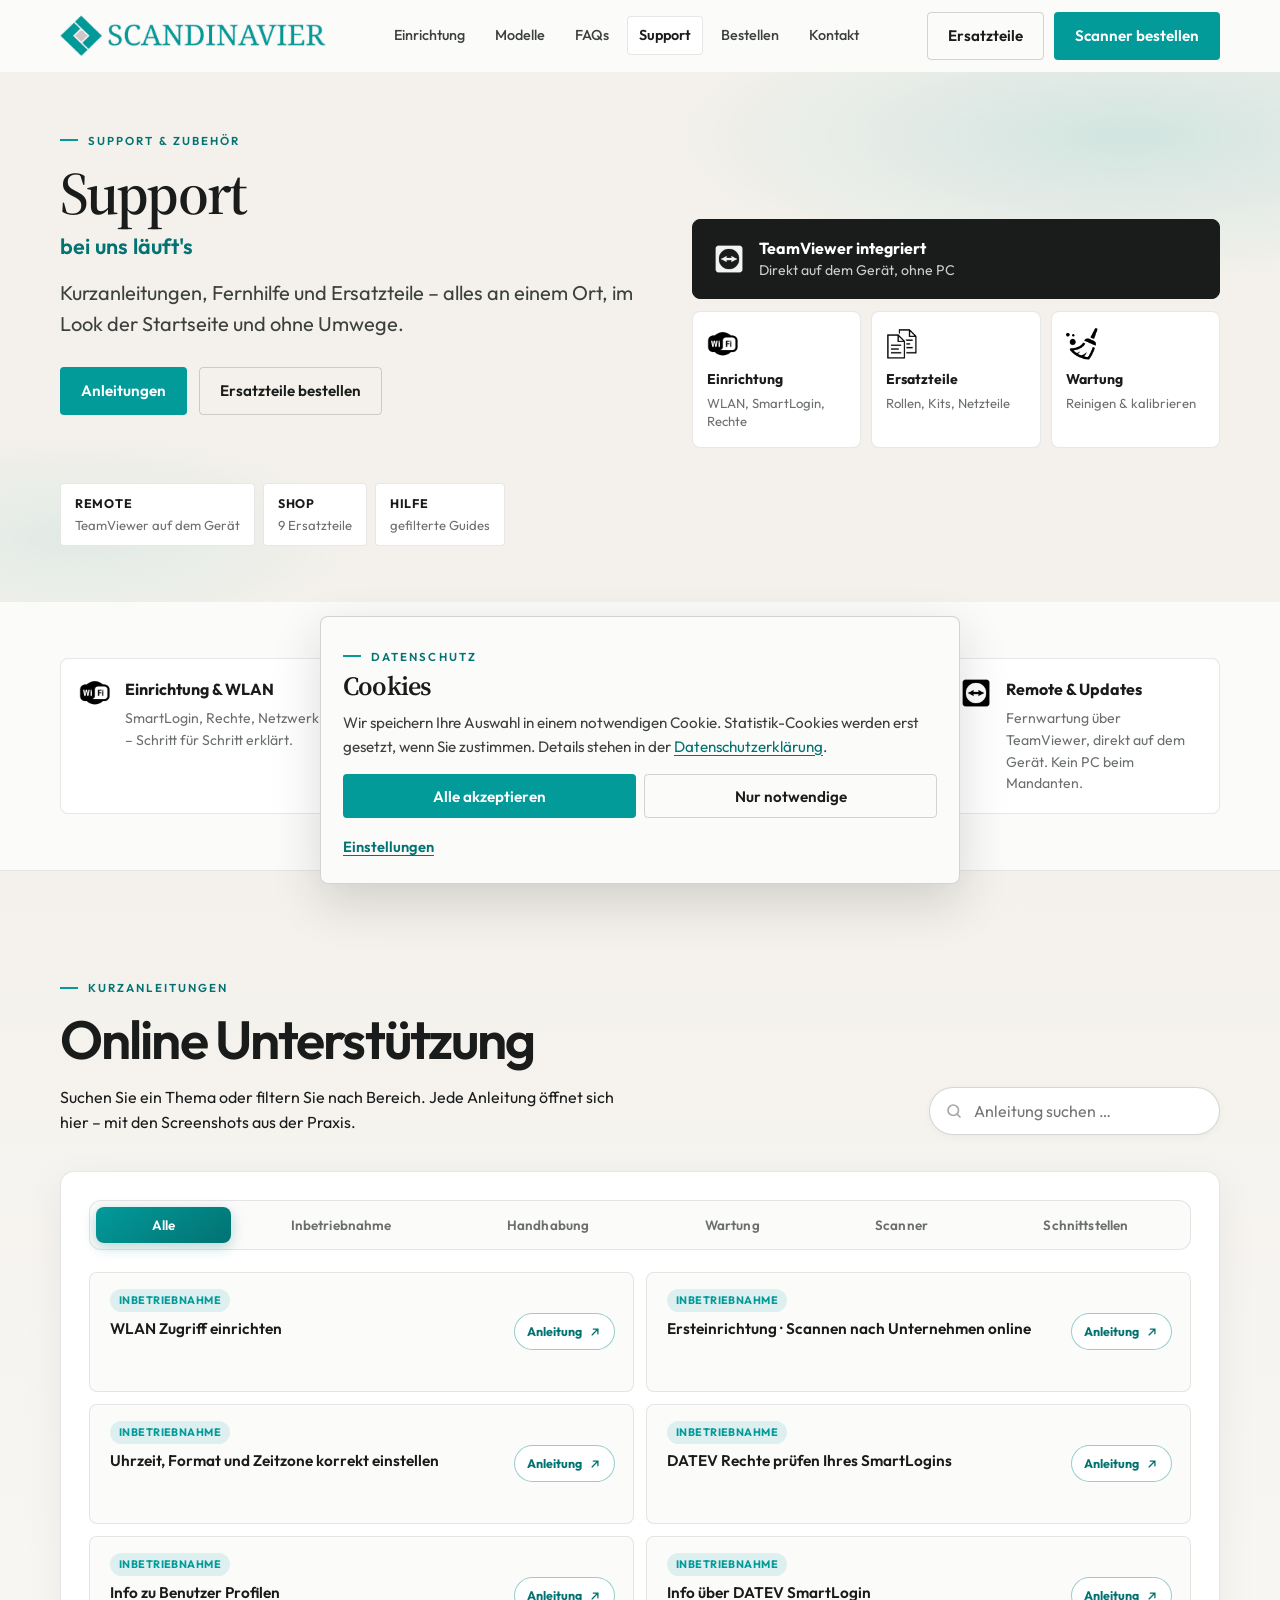
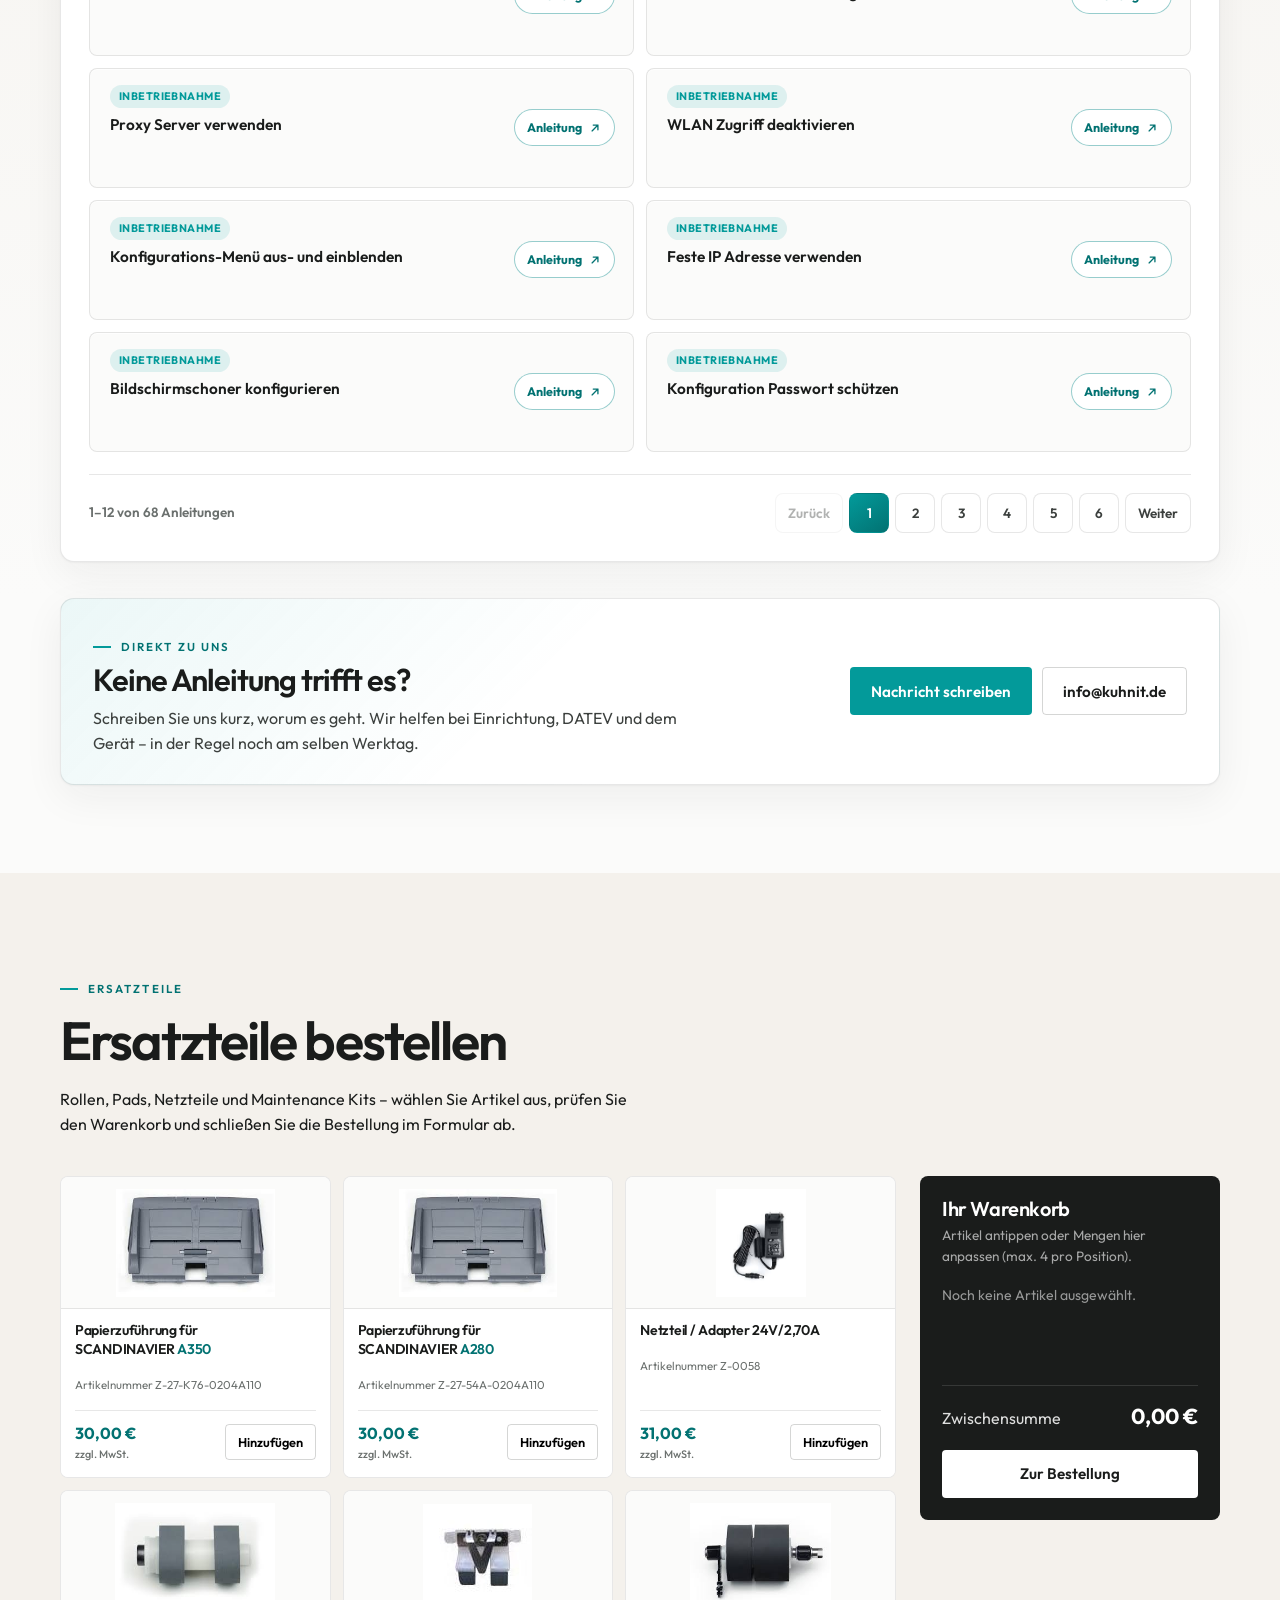
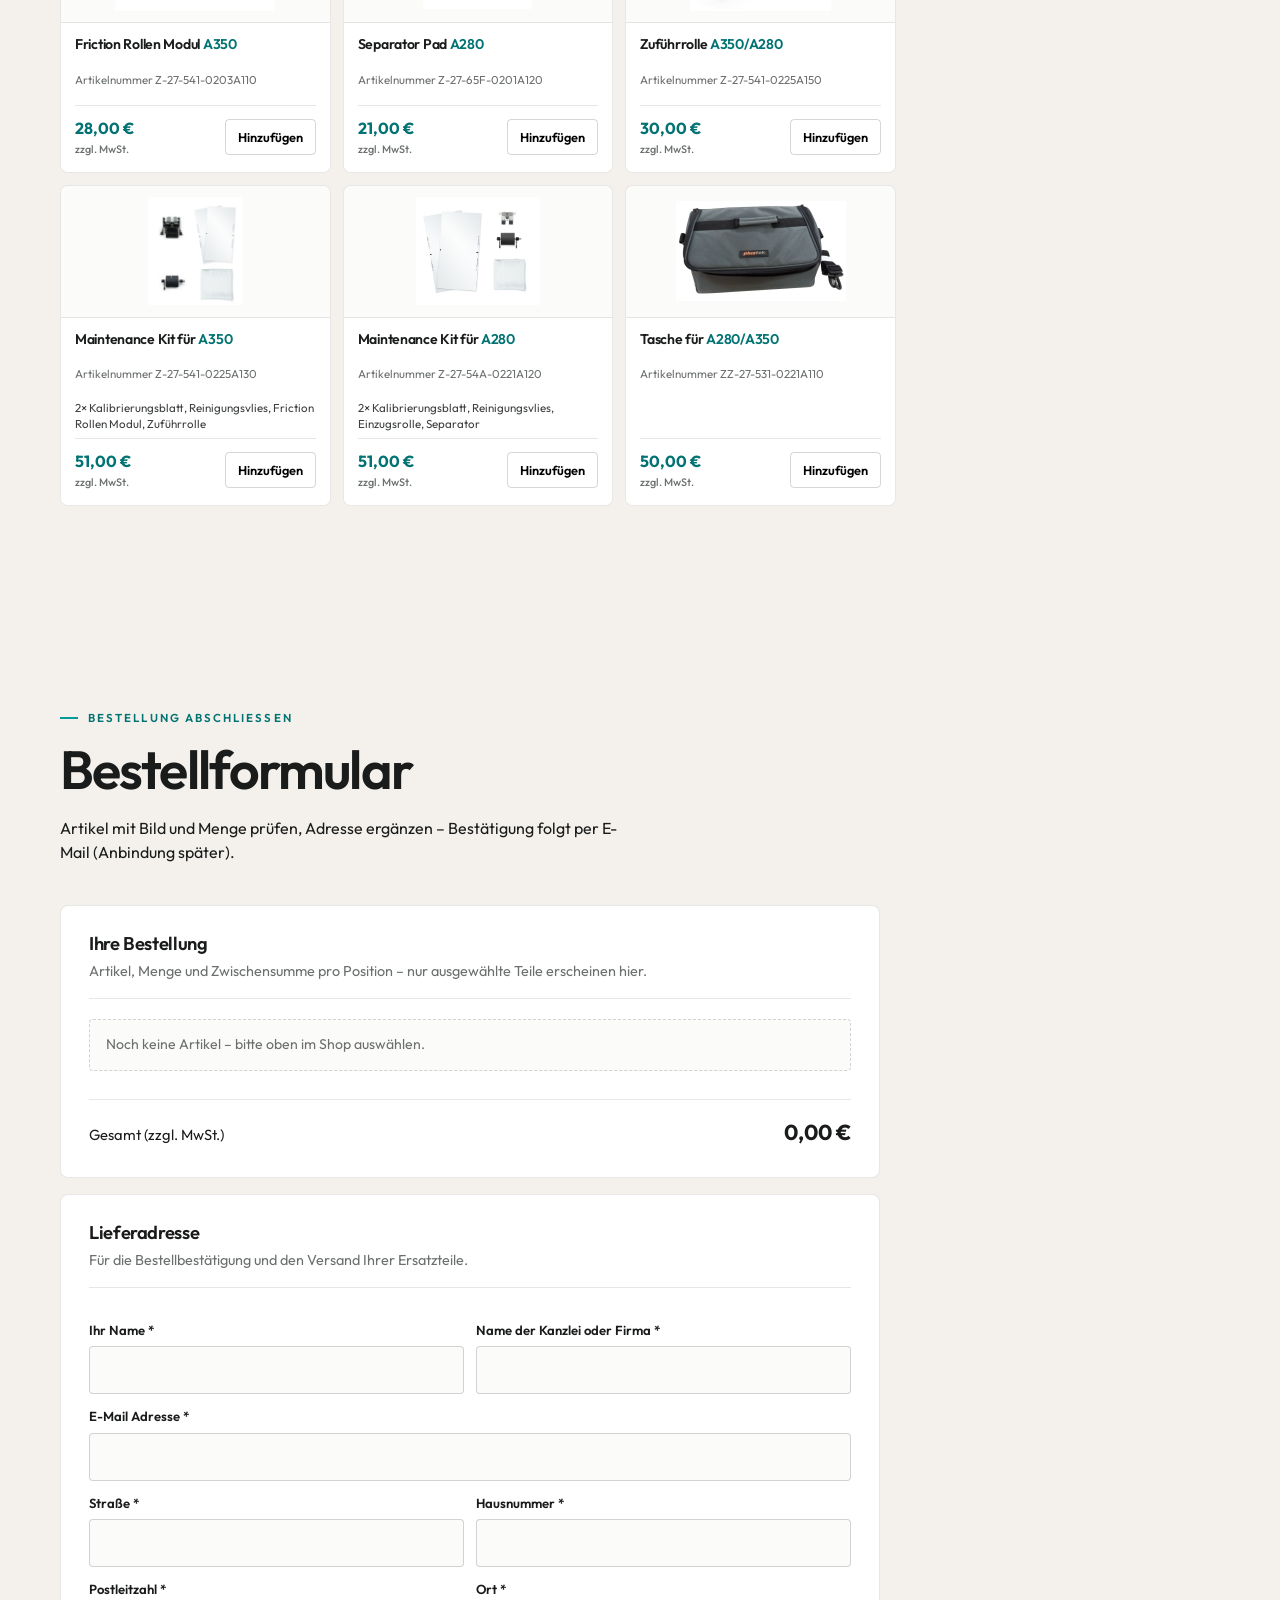
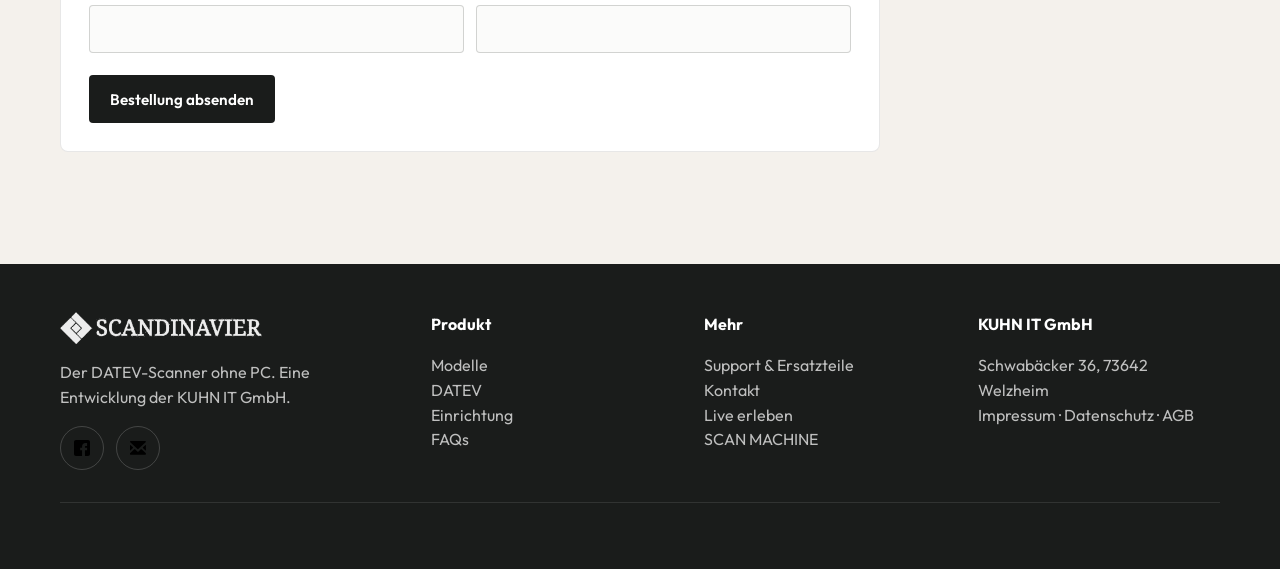
<file: support.html>
<!DOCTYPE html>
<html lang="de">
<head>
  <meta charset="UTF-8">
  <meta name="viewport" content="width=device-width, initial-scale=1, viewport-fit=cover">
  <title>Support & Ersatzteile – SCANDINAVIER</title>
  <meta name="description" content="Online-Hilfe, Kurzanleitungen und Ersatzteil-Shop für SCANDINAVIER Scanner – Schritt für Schritt von der KUHN IT GmbH.">
  <link rel="preconnect" href="https://fonts.googleapis.com">
  <link rel="preconnect" href="https://fonts.gstatic.com" crossorigin>
  <link href="https://fonts.googleapis.com/css2?family=Outfit:wght@400;500;600;700&family=Source+Serif+4:opsz,wght@8..60,500;8..60,600&display=swap" rel="stylesheet">
  <link rel="stylesheet" href="css/styles.css">
  <link rel="stylesheet" href="css/support.css?v=3">
  <link rel="icon" href="media/homepage/logos/scandinavier-mark.png">
</head>
<body>
  <a class="skip" href="#inhalt">Zum Inhalt springen</a>

  <scandi-site-header
    active="support"
    cta-ghost-href="#ersatzteile"
    cta-ghost-label="Ersatzteile"
    cta-primary-href="bestellformular.html"
    cta-primary-label="Scanner bestellen"
  ></scandi-site-header>

  <main id="inhalt">
    <scandi-page-hero
      eyebrow="Support & Zubehör"
      title="Support"
      tagline="bei uns läuft's"
      lede="Kurzanleitungen, Fernhilfe und Ersatzteile – alles an einem Ort, im Look der Startseite und ohne Umwege."
      aside-label="Support-Leistungen"
    >
      <template data-part="actions">
        <div class="section-intro__actions hero-actions">
          <a class="btn btn-primary" href="#anleitungen">Anleitungen</a>
          <a class="btn btn-ghost" href="#ersatzteile">Ersatzteile bestellen</a>
        </div>
      </template>
      <template data-part="stats">
        <div class="page-hero-stats">
          <span class="page-hero-stat"><strong>Remote</strong> TeamViewer auf dem Gerät</span>
          <span class="page-hero-stat"><strong>Shop</strong> 9 Ersatzteile</span>
          <span class="page-hero-stat"><strong>Hilfe</strong> gefilterte Guides</span>
        </div>
      </template>
      <template data-part="aside">
        <div class="page-hero-tile page-hero-tile--featured">
          <img src="media/support/icons/teamviewer.png" alt="">
          <div>
            <strong>TeamViewer integriert</strong>
            <span>Direkt auf dem Gerät, ohne PC</span>
          </div>
        </div>
        <div class="page-hero-tile-grid">
          <article class="page-hero-tile">
            <img src="media/support/icons/wlan.png" alt="">
            <strong>Einrichtung</strong>
            <span>WLAN, SmartLogin, Rechte</span>
          </article>
          <article class="page-hero-tile">
            <img src="media/support/icons/documents.png" alt="">
            <strong>Ersatzteile</strong>
            <span>Rollen, Kits, Netzteile</span>
          </article>
          <article class="page-hero-tile">
            <img src="media/support/icons/broom.png" alt="">
            <strong>Wartung</strong>
            <span>Reinigen & kalibrieren</span>
          </article>
        </div>
      </template>
    </scandi-page-hero>

    <section class="support-quick" aria-label="Support auf einen Blick">
      <div class="wrap support-quick-grid">
        <article class="support-quick-card">
          <img src="media/support/icons/wlan.png" alt="">
          <div>
            <strong>Einrichtung & WLAN</strong>
            <p>SmartLogin, Rechte, Netzwerk – Schritt für Schritt erklärt.</p>
          </div>
        </article>
        <article class="support-quick-card">
          <img src="media/support/icons/scanner.png" alt="">
          <div>
            <strong>Scannen im Alltag</strong>
            <p>Einlegen, Duplex, Trennseiten – Tipps für saubere Scans.</p>
          </div>
        </article>
        <article class="support-quick-card">
          <img src="media/support/icons/broom.png" alt="">
          <div>
            <strong>Wartung</strong>
            <p>Reinigen, Kalibrieren, Maintenance Kits – Intervalle im Blick.</p>
          </div>
        </article>
        <article class="support-quick-card">
          <img src="media/support/icons/teamviewer.png" alt="">
          <div>
            <strong>Remote & Updates</strong>
            <p>Fernwartung über TeamViewer, direkt auf dem Gerät. Kein PC beim Mandanten.</p>
          </div>
        </article>
      </div>
    </section>

    <section id="anleitungen" class="guides">
      <div class="wrap">
        <header class="section-intro section-intro--split">
          <div class="section-intro__main">
            <p class="eyebrow">Kurzanleitungen</p>
            <h2>Online Unterstützung</h2>
            <p class="section-intro__lede">Suchen Sie ein Thema oder filtern Sie nach Bereich. Jede Anleitung öffnet sich hier – mit den Screenshots aus der Praxis.</p>
          </div>
          <div class="section-intro__aside guide-search">
            <label class="guide-search-label" for="guide-search">Suche</label>
            <input id="guide-search" type="search" placeholder="Anleitung suchen …" aria-label="Anleitungen durchsuchen">
          </div>
        </header>
        <div class="guides-panel">
          <div class="guide-toolbar" role="tablist" aria-label="Themenfilter">
            <button class="guide-filter is-active" type="button" role="tab" aria-selected="true" data-filter="all">Alle</button>
            <button class="guide-filter" type="button" role="tab" aria-selected="false" data-filter="inbetriebnahme">Inbetriebnahme</button>
            <button class="guide-filter" type="button" role="tab" aria-selected="false" data-filter="handhabung">Handhabung</button>
            <button class="guide-filter" type="button" role="tab" aria-selected="false" data-filter="wartung">Wartung</button>
            <button class="guide-filter" type="button" role="tab" aria-selected="false" data-filter="scanner">Scanner</button>
            <button class="guide-filter" type="button" role="tab" aria-selected="false" data-filter="schnittstellen">Schnittstellen</button>
          </div>
          <div class="guide-list" data-guide-list></div>
          <p class="guide-empty" data-guide-empty hidden>Keine Anleitung passt zu dieser Suche.</p>
        </div>
      </div>
    </section>

    <section class="support-contact" aria-labelledby="support-contact-title">
      <div class="wrap">
        <div class="support-contact-card">
          <div>
            <p class="eyebrow">Direkt zu uns</p>
            <h2 id="support-contact-title">Keine Anleitung trifft es?</h2>
            <p>Schreiben Sie uns kurz, worum es geht. Wir helfen bei Einrichtung, DATEV und dem Gerät – in der Regel noch am selben Werktag.</p>
          </div>
          <div class="support-contact-actions">
            <a class="btn btn-primary" href="kontakt.html#formular">Nachricht schreiben</a>
            <a class="btn btn-ghost" href="mailto:info@kuhnit.de">info@kuhnit.de</a>
          </div>
        </div>
      </div>
    </section>

    <section id="ersatzteile" class="band-paper">
      <div class="wrap">
        <header class="section-intro section-intro--stack">
          <p class="eyebrow">Ersatzteile</p>
          <h2>Ersatzteile bestellen</h2>
          <p class="section-intro__lede">Rollen, Pads, Netzteile und Maintenance Kits – wählen Sie Artikel aus, prüfen Sie den Warenkorb und schließen Sie die Bestellung im Formular ab.</p>
        </header>
        <div class="shop-layout">
          <div class="shop-grid">
            <article class="part-card" data-part="a350-feed" data-title="Papierzuführung A350" data-price="3000">
              <div class="part-media"><img src="media/support/products/einzug.jpg" alt="Papierzuführung SCANDINAVIER A350"></div>
              <div class="part-body">
                <h3>Papierzuführung für SCANDINAVIER <span style="color:var(--teal-deep);">A350</span></h3>
                <p class="part-meta">Artikelnummer Z-27-K76-0204A110</p>
                <div class="part-footer">
                  <div class="part-price">30,00 €<small>zzgl. MwSt.</small></div>
                  <button class="part-toggle" type="button" data-part-toggle="a350-feed">Hinzufügen</button>
                </div>
              </div>
            </article>
            <article class="part-card" data-part="a280-feed" data-title="Papierzuführung A280" data-price="3000">
              <div class="part-media"><img src="media/support/products/einzug.jpg" alt="Papierzuführung SCANDINAVIER A280"></div>
              <div class="part-body">
                <h3>Papierzuführung für SCANDINAVIER <span style="color:var(--teal-deep);">A280</span></h3>
                <p class="part-meta">Artikelnummer Z-27-54A-0204A110</p>
                <div class="part-footer">
                  <div class="part-price">30,00 €<small>zzgl. MwSt.</small></div>
                  <button class="part-toggle" type="button" data-part-toggle="a280-feed">Hinzufügen</button>
                </div>
              </div>
            </article>
            <article class="part-card" data-part="power" data-title="Netzteil 24V" data-price="3100">
              <div class="part-media"><img src="media/support/products/netzteil.jpg" alt="Netzteil Adapter 24V"></div>
              <div class="part-body">
                <h3>Netzteil / Adapter 24V/2,70A</h3>
                <p class="part-meta">Artikelnummer Z-0058</p>
                <div class="part-footer">
                  <div class="part-price">31,00 €<small>zzgl. MwSt.</small></div>
                  <button class="part-toggle" type="button" data-part-toggle="power">Hinzufügen</button>
                </div>
              </div>
            </article>
            <article class="part-card" data-part="friction" data-title="Friction Rollen Modul A350" data-price="2800">
              <div class="part-media"><img src="media/support/products/rolle02.jpg" alt="Friction Rollen Modul A350"></div>
              <div class="part-body">
                <h3>Friction Rollen Modul <span style="color:var(--teal-deep);">A350</span></h3>
                <p class="part-meta">Artikelnummer Z-27-541-0203A110</p>
                <div class="part-footer">
                  <div class="part-price">28,00 €<small>zzgl. MwSt.</small></div>
                  <button class="part-toggle" type="button" data-part-toggle="friction">Hinzufügen</button>
                </div>
              </div>
            </article>
            <article class="part-card" data-part="separator" data-title="Separator Pad A280" data-price="2100">
              <div class="part-media"><img src="media/support/products/separator-pad-a280.jpg" alt="Separator Pad A280"></div>
              <div class="part-body">
                <h3>Separator Pad <span style="color:var(--teal-deep);">A280</span></h3>
                <p class="part-meta">Artikelnummer Z-27-65F-0201A120</p>
                <div class="part-footer">
                  <div class="part-price">21,00 €<small>zzgl. MwSt.</small></div>
                  <button class="part-toggle" type="button" data-part-toggle="separator">Hinzufügen</button>
                </div>
              </div>
            </article>
            <article class="part-card" data-part="roller" data-title="Zuführrolle A350/A280" data-price="3000">
              <div class="part-media"><img src="media/support/products/rolle01.jpg" alt="Zuführrolle A350 A280"></div>
              <div class="part-body">
                <h3>Zuführrolle <span style="color:var(--teal-deep);">A350/A280</span></h3>
                <p class="part-meta">Artikelnummer Z-27-541-0225A150</p>
                <div class="part-footer">
                  <div class="part-price">30,00 €<small>zzgl. MwSt.</small></div>
                  <button class="part-toggle" type="button" data-part-toggle="roller">Hinzufügen</button>
                </div>
              </div>
            </article>
            <article class="part-card" data-part="maint-a350" data-title="Maintenance Kit A350" data-price="5100">
              <div class="part-media"><img src="media/support/products/maintenance-a350.jpg" alt="Maintenance Kit A350"></div>
              <div class="part-body">
                <h3>Maintenance Kit für <span style="color:var(--teal-deep);">A350</span></h3>
                <p class="part-meta">Artikelnummer Z-27-541-0225A130</p>
                <p class="part-includes">2× Kalibrierungsblatt, Reinigungsvlies, Friction Rollen Modul, Zuführrolle</p>
                <div class="part-footer">
                  <div class="part-price">51,00 €<small>zzgl. MwSt.</small></div>
                  <button class="part-toggle" type="button" data-part-toggle="maint-a350">Hinzufügen</button>
                </div>
              </div>
            </article>
            <article class="part-card" data-part="maint-a280" data-title="Maintenance Kit A280" data-price="5100">
              <div class="part-media"><img src="media/support/products/maintenance-a280.jpg" alt="Maintenance Kit A280"></div>
              <div class="part-body">
                <h3>Maintenance Kit für <span style="color:var(--teal-deep);">A280</span></h3>
                <p class="part-meta">Artikelnummer Z-27-54A-0221A120</p>
                <p class="part-includes">2× Kalibrierungsblatt, Reinigungsvlies, Einzugsrolle, Separator</p>
                <div class="part-footer">
                  <div class="part-price">51,00 €<small>zzgl. MwSt.</small></div>
                  <button class="part-toggle" type="button" data-part-toggle="maint-a280">Hinzufügen</button>
                </div>
              </div>
            </article>
            <article class="part-card" data-part="bag" data-title="Tasche A280/A350" data-price="5000">
              <div class="part-media"><img src="media/support/products/bag.jpg" alt="Transporttasche A280 A350"></div>
              <div class="part-body">
                <h3>Tasche für <span style="color:var(--teal-deep);">A280/A350</span></h3>
                <p class="part-meta">Artikelnummer ZZ-27-531-0221A110</p>
                <div class="part-footer">
                  <div class="part-price">50,00 €<small>zzgl. MwSt.</small></div>
                  <button class="part-toggle" type="button" data-part-toggle="bag">Hinzufügen</button>
                </div>
              </div>
            </article>
          </div>

          <aside class="cart-panel" aria-live="polite">
            <h3>Ihr Warenkorb</h3>
            <p class="muted">Artikel antippen oder Mengen hier anpassen (max. 4 pro Position).</p>
            <p class="cart-empty" id="cart-empty">Noch keine Artikel ausgewählt.</p>
            <div class="cart-lines" id="cart-lines"></div>
            <div class="cart-total">
              <span>Zwischensumme</span>
              <strong id="cart-total">0,00 €</strong>
            </div>
            <button class="btn btn-light" type="button" id="checkout-scroll" style="width:100%;">Zur Bestellung</button>
          </aside>
        </div>
      </div>
    </section>

    <section id="bestellung" class="checkout">
      <div class="wrap">
        <header class="section-intro section-intro--stack">
          <p class="eyebrow">Bestellung abschließen</p>
          <h2>Bestellformular</h2>
          <p class="section-intro__lede">Artikel mit Bild und Menge prüfen, Adresse ergänzen – Bestätigung folgt per E-Mail (Anbindung später).</p>
        </header>
        <div class="checkout-shell">
          <form class="form form-order" id="parts-form">
            <section class="form-block form-block--basket">
              <div class="form-block-head">
                <h3>Ihre Bestellung</h3>
                <p>Artikel, Menge und Zwischensumme pro Position – nur ausgewählte Teile erscheinen hier.</p>
              </div>
              <p class="order-empty-hint" id="order-empty-hint">Noch keine Artikel – bitte oben im Shop auswählen.</p>
              <div class="order-lines">
              <div class="order-line" data-order-row="a350-feed">
                <div class="order-line-thumb"><img src="media/support/products/einzug.jpg" alt=""></div>
                <div class="order-line-details">
                  <span class="order-line-title">Papierzuführung A350</span>
                  <span class="order-line-meta">Z-27-K76-0204A110 · 30,00 € / Stück</span>
                </div>
                <div class="order-line-qty">
                  <span class="order-line-qty-label" id="qty-a350-feed-label">Menge</span>
                  <div class="qty-stepper qty-stepper--light" role="group" aria-labelledby="qty-a350-feed-label">
                    <button type="button" data-qty-dec="a350-feed" aria-label="Menge verringern">−</button>
                    <span data-qty-display aria-live="polite">0</span>
                    <button type="button" data-qty-inc="a350-feed" aria-label="Menge erhöhen">+</button>
                  </div>
                  <input type="hidden" id="qty-a350-feed" data-qty-field name="qty-a350-feed" value="0">
                </div>
                <div class="order-line-sum" data-order-sum="a350-feed">—</div>
              </div>
              <div class="order-line" data-order-row="a280-feed">
                <div class="order-line-thumb"><img src="media/support/products/einzug.jpg" alt=""></div>
                <div class="order-line-details">
                  <span class="order-line-title">Papierzuführung A280</span>
                  <span class="order-line-meta">Z-27-54A-0204A110 · 30,00 € / Stück</span>
                </div>
                <div class="order-line-qty">
                  <span class="order-line-qty-label" id="qty-a280-feed-label">Menge</span>
                  <div class="qty-stepper qty-stepper--light" role="group" aria-labelledby="qty-a280-feed-label">
                    <button type="button" data-qty-dec="a280-feed" aria-label="Menge verringern">−</button>
                    <span data-qty-display aria-live="polite">0</span>
                    <button type="button" data-qty-inc="a280-feed" aria-label="Menge erhöhen">+</button>
                  </div>
                  <input type="hidden" id="qty-a280-feed" data-qty-field name="qty-a280-feed" value="0">
                </div>
                <div class="order-line-sum" data-order-sum="a280-feed">—</div>
              </div>
              <div class="order-line" data-order-row="power">
                <div class="order-line-thumb"><img src="media/support/products/netzteil.jpg" alt=""></div>
                <div class="order-line-details">
                  <span class="order-line-title">Netzteil / Adapter 24V</span>
                  <span class="order-line-meta">Z-0058 · 31,00 € / Stück</span>
                </div>
                <div class="order-line-qty">
                  <span class="order-line-qty-label" id="qty-power-label">Menge</span>
                  <div class="qty-stepper qty-stepper--light" role="group" aria-labelledby="qty-power-label">
                    <button type="button" data-qty-dec="power" aria-label="Menge verringern">−</button>
                    <span data-qty-display aria-live="polite">0</span>
                    <button type="button" data-qty-inc="power" aria-label="Menge erhöhen">+</button>
                  </div>
                  <input type="hidden" id="qty-power" data-qty-field name="qty-power" value="0">
                </div>
                <div class="order-line-sum" data-order-sum="power">—</div>
              </div>
              <div class="order-line" data-order-row="friction">
                <div class="order-line-thumb"><img src="media/support/products/rolle02.jpg" alt=""></div>
                <div class="order-line-details">
                  <span class="order-line-title">Friction Rollen Modul A350</span>
                  <span class="order-line-meta">Z-27-541-0203A110 · 28,00 € / Stück</span>
                </div>
                <div class="order-line-qty">
                  <span class="order-line-qty-label" id="qty-friction-label">Menge</span>
                  <div class="qty-stepper qty-stepper--light" role="group" aria-labelledby="qty-friction-label">
                    <button type="button" data-qty-dec="friction" aria-label="Menge verringern">−</button>
                    <span data-qty-display aria-live="polite">0</span>
                    <button type="button" data-qty-inc="friction" aria-label="Menge erhöhen">+</button>
                  </div>
                  <input type="hidden" id="qty-friction" data-qty-field name="qty-friction" value="0">
                </div>
                <div class="order-line-sum" data-order-sum="friction">—</div>
              </div>
              <div class="order-line" data-order-row="separator">
                <div class="order-line-thumb"><img src="media/support/products/separator-pad-a280.jpg" alt=""></div>
                <div class="order-line-details">
                  <span class="order-line-title">Separator Pad A280</span>
                  <span class="order-line-meta">Z-27-65F-0201A120 · 21,00 € / Stück</span>
                </div>
                <div class="order-line-qty">
                  <span class="order-line-qty-label" id="qty-separator-label">Menge</span>
                  <div class="qty-stepper qty-stepper--light" role="group" aria-labelledby="qty-separator-label">
                    <button type="button" data-qty-dec="separator" aria-label="Menge verringern">−</button>
                    <span data-qty-display aria-live="polite">0</span>
                    <button type="button" data-qty-inc="separator" aria-label="Menge erhöhen">+</button>
                  </div>
                  <input type="hidden" id="qty-separator" data-qty-field name="qty-separator" value="0">
                </div>
                <div class="order-line-sum" data-order-sum="separator">—</div>
              </div>
              <div class="order-line" data-order-row="roller">
                <div class="order-line-thumb"><img src="media/support/products/rolle01.jpg" alt=""></div>
                <div class="order-line-details">
                  <span class="order-line-title">Zuführrolle A350/A280</span>
                  <span class="order-line-meta">Z-27-541-0225A150 · 30,00 € / Stück</span>
                </div>
                <div class="order-line-qty">
                  <span class="order-line-qty-label" id="qty-roller-label">Menge</span>
                  <div class="qty-stepper qty-stepper--light" role="group" aria-labelledby="qty-roller-label">
                    <button type="button" data-qty-dec="roller" aria-label="Menge verringern">−</button>
                    <span data-qty-display aria-live="polite">0</span>
                    <button type="button" data-qty-inc="roller" aria-label="Menge erhöhen">+</button>
                  </div>
                  <input type="hidden" id="qty-roller" data-qty-field name="qty-roller" value="0">
                </div>
                <div class="order-line-sum" data-order-sum="roller">—</div>
              </div>
              <div class="order-line" data-order-row="maint-a350">
                <div class="order-line-thumb"><img src="media/support/products/maintenance-a350.jpg" alt=""></div>
                <div class="order-line-details">
                  <span class="order-line-title">Maintenance Kit A350</span>
                  <span class="order-line-meta">Z-27-541-0225A130 · 51,00 € / Stück</span>
                </div>
                <div class="order-line-qty">
                  <span class="order-line-qty-label" id="qty-maint-a350-label">Menge</span>
                  <div class="qty-stepper qty-stepper--light" role="group" aria-labelledby="qty-maint-a350-label">
                    <button type="button" data-qty-dec="maint-a350" aria-label="Menge verringern">−</button>
                    <span data-qty-display aria-live="polite">0</span>
                    <button type="button" data-qty-inc="maint-a350" aria-label="Menge erhöhen">+</button>
                  </div>
                  <input type="hidden" id="qty-maint-a350" data-qty-field name="qty-maint-a350" value="0">
                </div>
                <div class="order-line-sum" data-order-sum="maint-a350">—</div>
              </div>
              <div class="order-line" data-order-row="maint-a280">
                <div class="order-line-thumb"><img src="media/support/products/maintenance-a280.jpg" alt=""></div>
                <div class="order-line-details">
                  <span class="order-line-title">Maintenance Kit A280</span>
                  <span class="order-line-meta">Z-27-54A-0221A120 · 51,00 € / Stück</span>
                </div>
                <div class="order-line-qty">
                  <span class="order-line-qty-label" id="qty-maint-a280-label">Menge</span>
                  <div class="qty-stepper qty-stepper--light" role="group" aria-labelledby="qty-maint-a280-label">
                    <button type="button" data-qty-dec="maint-a280" aria-label="Menge verringern">−</button>
                    <span data-qty-display aria-live="polite">0</span>
                    <button type="button" data-qty-inc="maint-a280" aria-label="Menge erhöhen">+</button>
                  </div>
                  <input type="hidden" id="qty-maint-a280" data-qty-field name="qty-maint-a280" value="0">
                </div>
                <div class="order-line-sum" data-order-sum="maint-a280">—</div>
              </div>
              <div class="order-line" data-order-row="bag">
                <div class="order-line-thumb"><img src="media/support/products/bag.jpg" alt=""></div>
                <div class="order-line-details">
                  <span class="order-line-title">Tasche A280/A350</span>
                  <span class="order-line-meta">ZZ-27-531-0221A110 · 50,00 € / Stück</span>
                </div>
                <div class="order-line-qty">
                  <span class="order-line-qty-label" id="qty-bag-label">Menge</span>
                  <div class="qty-stepper qty-stepper--light" role="group" aria-labelledby="qty-bag-label">
                    <button type="button" data-qty-dec="bag" aria-label="Menge verringern">−</button>
                    <span data-qty-display aria-live="polite">0</span>
                    <button type="button" data-qty-inc="bag" aria-label="Menge erhöhen">+</button>
                  </div>
                  <input type="hidden" id="qty-bag" data-qty-field name="qty-bag" value="0">
                </div>
                <div class="order-line-sum" data-order-sum="bag">—</div>
              </div>
              </div>
              <div class="order-form-total">
                <span>Gesamt (zzgl. MwSt.)</span>
                <strong id="order-form-total">0,00 €</strong>
              </div>
            </section>

            <section class="form-block">
              <div class="form-block-head">
                <h3>Lieferadresse</h3>
                <p>Für die Bestellbestätigung und den Versand Ihrer Ersatzteile.</p>
              </div>
            <div class="form-row">
              <div>
                <label for="parts-name">Ihr Name *</label>
                <input id="parts-name" name="name" required autocomplete="name">
              </div>
              <div>
                <label for="parts-firma">Name der Kanzlei oder Firma *</label>
                <input id="parts-firma" name="firma" required autocomplete="organization">
              </div>
            </div>
            <label for="parts-email">E-Mail Adresse *</label>
            <input id="parts-email" name="email" type="email" required autocomplete="email">
            <div class="form-row">
              <div>
                <label for="parts-strasse">Straße *</label>
                <input id="parts-strasse" name="strasse" required autocomplete="street-address">
              </div>
              <div>
                <label for="parts-nr">Hausnummer *</label>
                <input id="parts-nr" name="hausnummer" required>
              </div>
            </div>
            <div class="form-row">
              <div>
                <label for="parts-plz">Postleitzahl *</label>
                <input id="parts-plz" name="plz" required autocomplete="postal-code">
              </div>
              <div>
                <label for="parts-ort">Ort *</label>
                <input id="parts-ort" name="ort" required autocomplete="address-level2">
              </div>
            </div>
            <button class="btn btn-dark" type="submit">Bestellung absenden</button>
            </section>
            <div class="form-success">Vielen Dank! Ihre Bestellung wurde erfasst – wir senden Ihnen eine Bestätigung.</div>
          </form>
        </div>
      </div>
    </section>
  </main>

  <footer class="site-footer">
    <div class="wrap">
      <div class="footer-grid">
        <div>
          <div class="brand">
            <img class="brand-logo" src="media/homepage/logos/scandinavier-wordmark.png" alt="SCANDINAVIER">
          </div>
          <p>Der DATEV-Scanner ohne PC. Eine Entwicklung der <a href="https://www.kuhnit.de/loesungen-leistungen/scandinavier">KUHN IT GmbH</a>.</p>
          <div class="social">
            <a href="https://www.facebook.com/pg/KuhnIT/posts/" target="_blank" rel="noreferrer" aria-label="Facebook"><img src="media/homepage/icons/facebook.svg" alt=""></a>
            <a href="mailto:info@kuhnit.de?subject=Ersatzteile%20SCANDINAVIER" aria-label="E-Mail"><img src="media/homepage/icons/email.svg" alt=""></a>
          </div>
        </div>
        <div>
          <strong style="color:#fff;">Produkt</strong>
          <p>
            <a href="index.html#modelle">Modelle</a><br>
            <a href="index.html#datev">DATEV</a><br>
            <a href="einrichtung.html">Einrichtung</a><br>
            <a href="index.html#faq">FAQs</a>
          </p>
        </div>
        <div>
          <strong style="color:#fff;">Mehr</strong>
          <p>
            <a href="support.html">Support & Ersatzteile</a><br>
            <a href="kontakt.html">Kontakt</a><br>
            <a href="https://www.scandinavier.de/scandinavier-on-tour">Live erleben</a><br>
            <a href="https://www.scanmachine.de/">SCAN MACHINE</a>
          </p>
        </div>
        <div>
          <strong style="color:#fff;">KUHN IT GmbH</strong>
          <p>Schwabäcker 36, 73642 Welzheim<br>
          <a href="impressum.html">Impressum</a> ·
          <a href="datenschutz.html">Datenschutz</a> ·
          <a href="agb.html">AGB</a></p>
        </div>
      </div>
      <div class="legal">
        <span>© 2026 KUHN IT GmbH</span>
        <span>Support · Ersatzteile · Anleitungen</span>
      </div>
    </div>
  </footer>

  <div class="mobile-bar">
    <a class="btn btn-ghost" href="#ersatzteile">Ersatzteile</a>
    <a class="btn btn-primary" href="#bestellung">Bestellen</a>
  </div>

  <script src="js/site-chrome.js"></script>
  <script src="js/cookies.js"></script>
  <script src="js/page-hero.js"></script>
  <script src="js/motion.js"></script>
  <script src="js/ui.js"></script>
  <script src="js/guides/inbetriebnahme.js"></script>
  <script src="js/guides/handhabung.js"></script>
  <script src="js/guides/wartung.js"></script>
  <script src="js/guides/scanner-schnittstellen.js"></script>
  <script src="js/guide-list.js?v=2"></script>
  <script src="js/support-shop.js"></script>
</body>
</html>
</file>
<file: css/styles.css>
@import url("tokens.css");
@import url("base.css");
@import url("components.css");
@import url("layout.css");
@import url("page-hero.css");
@import url("home.css");
@import url("motion.css");
@import url("cookies.css");
</file>
<file: css/legal.css>
.legal-hero {
  position: relative;
  padding: 48px 0 12px;
  overflow: hidden;
  background:
    radial-gradient(ellipse 65% 50% at 88% 12%, rgba(3, 154, 154, 0.14), transparent 55%),
    radial-gradient(ellipse 45% 40% at 6% 88%, rgba(3, 154, 154, 0.08), transparent 50%),
    var(--paper);
}

.legal-hero h1 {
  font-family: var(--serif);
  font-size: clamp(2.5rem, 5vw, 3.6rem);
  line-height: 1.02;
}

.legal-hero .lede {
  margin-top: 16px;
}

.legal-switch {
  display: flex;
  flex-wrap: wrap;
  gap: 8px;
  margin-top: 28px;
}

.legal-switch a {
  min-height: 40px;
  display: inline-flex;
  align-items: center;
  padding: 0 14px;
  border: 1px solid var(--line-strong);
  border-radius: 999px;
  background: var(--white);
  font-size: 0.88rem;
  font-weight: 600;
}

.legal-switch a[aria-current="page"],
.legal-switch a:hover {
  background: var(--ink);
  color: var(--white);
  border-color: var(--ink);
}

.legal-layout {
  display: grid;
  grid-template-columns: 240px minmax(0, 1fr);
  gap: 48px;
  align-items: start;
  padding: 36px 0 88px;
}

.legal-toc {
  position: sticky;
  top: calc(var(--header-h) + 16px);
  display: flex;
  flex-direction: column;
  gap: 4px;
  max-height: calc(100dvh - var(--header-h) - 32px);
  overflow: auto;
  padding-right: 8px;
}

.legal-toc a {
  display: block;
  padding: 7px 0;
  color: var(--muted);
  font-size: 0.88rem;
  line-height: 1.35;
}

.legal-toc a:hover,
.legal-toc a[aria-current="true"] {
  color: var(--teal-deep);
}

.legal-prose section {
  padding: 28px 0;
  border-top: 1px solid var(--line);
}

.legal-prose h2 {
  font-family: var(--serif);
  font-size: clamp(1.35rem, 2vw, 1.7rem);
  letter-spacing: -0.03em;
  line-height: 1.2;
  margin-bottom: 12px;
}

.legal-prose h3 {
  margin: 22px 0 8px;
  font-size: 1.05rem;
  line-height: 1.3;
}

.legal-prose p,
.legal-prose li,
.legal-prose address {
  color: var(--ink-2);
  font-size: 1.02rem;
  line-height: 1.7;
  font-style: normal;
}

.legal-prose p + p,
.legal-prose ul + p {
  margin-top: 12px;
}

.legal-prose ul {
  margin: 12px 0 0;
  padding-left: 1.2rem;
}

.legal-prose li + li {
  margin-top: 6px;
}

.legal-prose a {
  color: var(--teal-deep);
  text-decoration: underline;
  text-underline-offset: 3px;
}

.legal-prose address {
  margin-top: 12px;
  padding: 16px 18px;
  background: var(--white);
  border: 1px solid var(--line);
  border-radius: var(--radius);
}

.legal-facts {
  display: grid;
  grid-template-columns: repeat(2, minmax(0, 1fr));
  gap: 12px;
  margin-top: 8px;
}

.legal-facts article {
  padding: 18px;
  background: var(--white);
  border: 1px solid var(--line);
  border-radius: var(--radius);
}

.legal-facts h2 {
  margin-bottom: 8px;
  font-size: 1.15rem;
}

.legal-facts p {
  margin: 0;
}

@media (max-width: 860px) {
  .legal-layout {
    grid-template-columns: 1fr;
    gap: 8px;
  }

  .legal-toc {
    position: static;
    max-height: none;
    flex-direction: row;
    flex-wrap: nowrap;
    overflow: auto;
    gap: 0;
    padding-bottom: 8px;
  }

  .legal-toc a {
    flex: none;
    padding: 8px 14px 8px 0;
    white-space: nowrap;
  }

  .legal-facts {
    grid-template-columns: 1fr;
  }
}
</file>
<file: css/support.css>
.section-intro__aside.guide-search {
  min-width: min(100%, 280px);
}

.support-quick {
  padding: 56px 0;
  background: var(--snow);
  border-bottom: 1px solid var(--line);
}

.support-quick-grid {
  display: grid;
  grid-template-columns: repeat(4, 1fr);
  gap: 14px;
}

.support-quick-card {
  display: flex;
  gap: 14px;
  align-items: flex-start;
  padding: 18px;
  background: var(--white);
  border: 1px solid var(--line);
  border-radius: var(--radius-md);
}

.page-hero-tile img,
.page-hero-tile--featured img,
.support-quick-card img {
  width: 32px;
  height: 32px;
  max-width: 32px;
  object-fit: contain;
  flex-shrink: 0;
}

.support-quick-card p {
  margin: 6px 0 0;
  font-size: 0.88rem;
  color: var(--muted);
}

.guides {
  background: linear-gradient(180deg, var(--paper) 0%, var(--snow) 100%);
}

.guides .section-intro--split {
  margin-bottom: 36px;
}

.guides-panel {
  padding: clamp(20px, 3vw, 28px);
  background: var(--white);
  border: 1px solid var(--line);
  border-radius: 14px;
  box-shadow:
    0 1px 2px rgba(26, 28, 27, 0.04),
    0 12px 40px rgba(26, 28, 27, 0.06);
}

.guide-toolbar {
  display: flex;
  flex-wrap: wrap;
  gap: 4px;
  padding: 6px;
  margin-bottom: 22px;
  background: var(--snow);
  border: 1px solid var(--line);
  border-radius: 12px;
}

.guide-filter {
  flex: 1 1 auto;
  min-width: max-content;
  padding: 10px 16px;
  border: none;
  border-radius: 8px;
  background: transparent;
  font-family: var(--font);
  font-size: 0.84rem;
  font-weight: 600;
  letter-spacing: 0.01em;
  color: var(--muted);
  cursor: pointer;
  transition:
    background 0.2s var(--ease),
    color 0.2s var(--ease),
    box-shadow 0.2s var(--ease);
}

.guide-filter:hover:not(.is-active) {
  color: var(--teal-deep);
  background: var(--teal-soft);
}

.guide-filter.is-active {
  color: var(--white);
  background: linear-gradient(145deg, var(--teal) 0%, var(--teal-deep) 100%);
  box-shadow: 0 4px 14px rgba(2, 114, 114, 0.28);
}

.guide-filter:focus-visible {
  outline: 2px solid var(--teal);
  outline-offset: 2px;
}

.guide-search {
  position: relative;
  width: min(100%, 380px);
  margin-left: auto;
}

.guide-search-label {
  position: absolute;
  width: 1px;
  height: 1px;
  padding: 0;
  margin: -1px;
  overflow: hidden;
  clip: rect(0, 0, 0, 0);
  white-space: nowrap;
  border: 0;
}

.guide-search::before {
  content: "";
  position: absolute;
  left: 16px;
  top: 50%;
  width: 18px;
  height: 18px;
  transform: translateY(-50%);
  opacity: 0.45;
  background: currentColor;
  color: var(--ink-2);
  pointer-events: none;
  mask-image: url("data:image/svg+xml,%3Csvg xmlns='http://www.w3.org/2000/svg' viewBox='0 0 24 24' fill='none' stroke='black' stroke-width='2.25' stroke-linecap='round'%3E%3Ccircle cx='11' cy='11' r='7'/%3E%3Cpath d='M20 20l-3.5-3.5'/%3E%3C/svg%3E");
  mask-size: contain;
  mask-repeat: no-repeat;
  mask-position: center;
}

.guide-search input {
  min-height: 48px;
  padding: 10px 16px 10px 44px;
  border-radius: 999px;
  border: 1px solid var(--line-strong);
  background: var(--white);
  box-shadow: 0 2px 8px rgba(26, 28, 27, 0.04);
  transition: border-color 0.2s, box-shadow 0.2s;
}

.guide-search input:focus {
  border-color: var(--teal);
  box-shadow: 0 0 0 3px var(--teal-soft);
  outline: none;
}

.guide-list {
  display: grid;
  grid-template-columns: repeat(2, minmax(0, 1fr));
  /* auto, not 1fr. A fractional row track needs the grid's own height, and
     that height is the sum of the rows. WebKit never resolves the cycle and
     the Anleitungen block grows without a bound. */
  grid-auto-rows: auto;
  align-items: stretch;
  gap: 12px;
}

.guide-link {
  --guide-accent: var(--teal);
  display: flex;
  align-items: stretch;
  justify-content: space-between;
  gap: 16px;
  /* Stretch equalizes cards in a row. height: 100% sizes the card from the
     row that the card itself is stretching, which is the other half of the
     WebKit runaway. */
  min-height: 7.5rem;
  padding: 16px 18px 16px 20px;
  background: var(--snow);
  border: 1px solid var(--line);
  border-radius: var(--radius-md);
  color: var(--ink);
  text-decoration: none;
  box-shadow: 0 1px 0 rgba(255, 255, 255, 0.8) inset;
  transition:
    border-color 0.22s var(--ease),
    background 0.22s var(--ease),
    box-shadow 0.22s var(--ease),
    transform 0.22s var(--ease);
}

.guide-link::before {
  content: "";
  position: absolute;
  inset: 10px auto 10px 0;
  width: 3px;
  border-radius: 0 3px 3px 0;
  background: var(--guide-accent);
  opacity: 0;
  transition: opacity 0.22s var(--ease);
}

.guide-link {
  position: relative;
  overflow: hidden;
}

.guide-link:hover::before,
.guide-link:focus-visible::before {
  opacity: 1;
}

.guide-link[data-category="inbetriebnahme"] {
  --guide-accent: var(--teal);
}

.guide-link[data-category="handhabung"] {
  --guide-accent: #3d6f8c;
}

.guide-link[data-category="wartung"] {
  --guide-accent: #b8862e;
}

.guide-link[data-category="scanner"] {
  --guide-accent: var(--teal-deep);
}

.guide-link[data-category="schnittstellen"] {
  --guide-accent: var(--datev-deep);
}

.guide-link-main {
  display: flex;
  flex: 1;
  flex-direction: column;
  gap: 6px;
  min-width: 0;
}

.guide-link-cat {
  display: inline-flex;
  align-self: flex-start;
  padding: 3px 9px;
  border-radius: 999px;
  font-size: 0.68rem;
  font-weight: 700;
  letter-spacing: 0.04em;
  text-transform: uppercase;
  color: var(--guide-accent);
  background: color-mix(in srgb, var(--guide-accent) 12%, transparent);
}

.guide-link-title {
  flex: 1;
  min-height: calc(2 * 1.4 * 0.96rem);
  font-size: 0.96rem;
  font-weight: 600;
  line-height: 1.4;
  color: var(--ink);
}

.guide-link-action {
  display: inline-flex;
  align-items: center;
  align-self: center;
  gap: 6px;
  flex-shrink: 0;
  padding: 8px 12px;
  border-radius: 999px;
  font-size: 0.78rem;
  font-weight: 700;
  color: var(--teal-deep);
  background: var(--white);
  border: 1px solid color-mix(in srgb, var(--teal) 35%, var(--line));
  transition:
    background 0.2s var(--ease),
    color 0.2s var(--ease),
    border-color 0.2s var(--ease);
}

.guide-link-action::after {
  content: "";
  width: 14px;
  height: 14px;
  background: currentColor;
  mask-image: url("data:image/svg+xml,%3Csvg xmlns='http://www.w3.org/2000/svg' viewBox='0 0 24 24' fill='none' stroke='black' stroke-width='2.25' stroke-linecap='round' stroke-linejoin='round'%3E%3Cpath d='M7 17L17 7M17 7H9M17 7v8'/%3E%3C/svg%3E");
  mask-size: contain;
  mask-repeat: no-repeat;
  transition: transform 0.2s var(--ease);
}

.guide-link:hover,
.guide-link:focus-visible {
  border-color: color-mix(in srgb, var(--guide-accent) 45%, var(--line));
  background: var(--white);
  box-shadow: 0 10px 28px rgba(26, 28, 27, 0.07);
  transform: translateY(-1px);
}

.guide-link:hover .guide-link-action,
.guide-link:focus-visible .guide-link-action {
  color: var(--white);
  background: var(--teal-deep);
  border-color: var(--teal-deep);
}

.guide-link:hover .guide-link-action::after,
.guide-link:focus-visible .guide-link-action::after {
  transform: translate(2px, -2px);
}

.guide-link:focus-visible {
  outline: 2px solid var(--teal);
  outline-offset: 2px;
}

.guide-link.is-hidden {
  display: none;
}

.guide-pager {
  display: flex;
  flex-wrap: wrap;
  align-items: center;
  justify-content: space-between;
  gap: 14px 20px;
  margin-top: 22px;
  padding-top: 18px;
  border-top: 1px solid var(--line);
}

.guide-pager[hidden] {
  display: none;
}

.guide-pager-status {
  margin: 0;
  font-size: 0.84rem;
  font-weight: 600;
  color: var(--muted);
}

.guide-pager-controls {
  display: flex;
  flex-wrap: wrap;
  gap: 6px;
}

.guide-pager-controls button {
  min-width: 40px;
  min-height: 40px;
  padding: 0 12px;
  border: 1px solid var(--line);
  border-radius: 8px;
  background: var(--white);
  color: var(--ink-2);
  font-family: var(--font);
  font-size: 0.84rem;
  font-weight: 600;
  cursor: pointer;
}

.guide-pager-controls button:hover:not(:disabled) {
  border-color: var(--teal);
  color: var(--teal-deep);
  background: var(--teal-soft);
}

.guide-pager-controls button[aria-current="page"] {
  color: var(--white);
  background: linear-gradient(145deg, var(--teal) 0%, var(--teal-deep) 100%);
  border-color: transparent;
}

.guide-pager-controls button:disabled {
  opacity: 0.4;
  cursor: default;
}

.guide-pager-controls button:focus-visible {
  outline: 2px solid var(--teal);
  outline-offset: 2px;
}

.guides:has(+ .support-contact) {
  padding-bottom: 36px;
}

.support-contact {
  padding: 0 0 88px;
  background: var(--snow);
}

.support-contact-card {
  display: flex;
  align-items: center;
  justify-content: space-between;
  gap: 28px 40px;
  padding: 28px 32px;
  background:
    linear-gradient(135deg, rgba(3, 154, 154, 0.08), transparent 42%),
    var(--white);
  border: 1px solid var(--line);
  border-radius: 14px;
  box-shadow:
    0 1px 2px rgba(26, 28, 27, 0.04),
    0 12px 40px rgba(26, 28, 27, 0.06);
}

.support-contact-card .eyebrow {
  margin-bottom: 8px;
}

.support-contact-card h2 {
  margin: 0;
  font-size: clamp(1.55rem, 2.4vw, 2rem);
}

.support-contact-card p:last-child {
  margin: 10px 0 0;
  max-width: 38rem;
  color: var(--ink-2);
}

.support-contact-actions {
  display: flex;
  flex-wrap: wrap;
  gap: 10px;
  flex-shrink: 0;
}

.shop-layout {
  display: grid;
  grid-template-columns: minmax(0, 1fr) 300px;
  gap: 24px;
  align-items: start;
}

.shop-grid {
  display: grid;
  grid-template-columns: repeat(3, minmax(0, 1fr));
  gap: 12px;
  align-items: stretch;
}

.part-card {
  display: flex;
  flex-direction: column;
  height: 100%;
  min-width: 0;
  background: var(--white);
  border: 1px solid var(--line);
  border-radius: var(--radius-md);
  overflow: hidden;
  transition: border-color 0.25s, box-shadow 0.25s;
}

.part-card.is-selected {
  border-color: var(--teal);
  box-shadow: 0 0 0 1px var(--teal);
}

.part-media {
  aspect-ratio: 4 / 3;
  width: 100%;
  height: auto;
  max-height: 132px;
  flex-shrink: 0;
  background: var(--snow);
  display: flex;
  align-items: center;
  justify-content: center;
  padding: 12px;
  overflow: hidden;
  border-bottom: 1px solid var(--line);
}

.part-media img {
  display: block;
  width: auto;
  height: auto;
  max-width: 100%;
  max-height: 108px;
  object-fit: contain;
}

.part-media--zoom,
.part-media--zoom img {
  max-width: 100%;
  max-height: 108px;
}

.part-body {
  padding: 12px 14px 14px;
  display: flex;
  flex-direction: column;
  gap: 6px;
  min-width: 0;
  flex: 1;
  background: var(--white);
}

.part-body h3 {
  font-size: 0.88rem;
  line-height: 1.35;
  margin: 0;
}

.part-meta {
  font-size: 0.72rem;
  color: var(--muted);
  line-height: 1.4;
  overflow-wrap: anywhere;
}

.part-includes {
  font-size: 0.72rem;
  color: var(--ink-2);
  margin: 0;
  line-height: 1.4;
  display: -webkit-box;
  -webkit-box-orient: vertical;
  -webkit-line-clamp: 2;
  overflow: hidden;
}

.part-footer {
  display: flex;
  align-items: center;
  justify-content: space-between;
  flex-wrap: wrap;
  gap: 8px;
  padding-top: 10px;
  margin-top: auto;
  border-top: 1px solid var(--line);
  flex-shrink: 0;
}

.part-price {
  font-size: 1rem;
  font-weight: 700;
  color: var(--teal-deep);
  flex-shrink: 0;
  min-width: 0;
}

.part-price small {
  display: block;
  font-size: 0.68rem;
  font-weight: 500;
  color: var(--muted);
}

.part-toggle {
  min-height: 36px;
  padding: 0 12px;
  border-radius: var(--radius);
  border: 1px solid var(--line-strong);
  background: transparent;
  font-weight: 600;
  font-size: 0.8rem;
  cursor: pointer;
  flex-shrink: 0;
}

.part-card.is-selected .part-toggle {
  background: var(--teal-soft);
  border-color: var(--teal);
  color: var(--teal-deep);
}

.cart-panel {
  position: sticky;
  top: calc(var(--header-h) + 16px);
  background: var(--ink);
  color: rgba(255, 255, 255, 0.86);
  border-radius: var(--radius-md);
  padding: 22px;
}

.cart-panel h3 {
  color: #fff;
  margin: 0 0 6px;
}

.cart-panel .muted {
  font-size: 0.85rem;
  color: rgba(255, 255, 255, 0.62);
  margin: 0 0 18px;
}

.cart-lines {
  display: grid;
  gap: 10px;
  margin-bottom: 16px;
  min-height: 48px;
}

.cart-line {
  display: grid;
  grid-template-columns: 44px 1fr auto;
  gap: 10px;
  align-items: center;
  padding: 10px 12px;
  background: rgba(255, 255, 255, 0.06);
  border-radius: var(--radius);
  font-size: 0.85rem;
}

.cart-line-thumb {
  width: 44px;
  height: 44px;
  background: rgba(255, 255, 255, 0.08);
  border-radius: var(--radius);
  display: grid;
  place-items: center;
  overflow: hidden;
}

.cart-line-thumb img {
  width: auto;
  height: auto;
  max-width: 100%;
  max-height: 100%;
  object-fit: contain;
}

.cart-line-copy strong {
  display: block;
  color: #fff;
  font-size: 0.88rem;
}

.qty-stepper {
  display: inline-flex;
  align-items: center;
  border: 1px solid rgba(255, 255, 255, 0.2);
  border-radius: var(--radius);
  overflow: hidden;
}

.qty-stepper button {
  width: 32px;
  height: 32px;
  border: 0;
  background: rgba(255, 255, 255, 0.08);
  color: #fff;
  cursor: pointer;
  font-size: 1.1rem;
}

.qty-stepper span {
  min-width: 28px;
  text-align: center;
  font-weight: 600;
}

.qty-stepper--light {
  border: 1px solid var(--line-strong);
  background: var(--white);
}

.qty-stepper--light button {
  width: 32px;
  height: 32px;
  border: 0;
  background: var(--snow);
  color: var(--ink);
  cursor: pointer;
  font-size: 1.1rem;
  line-height: 1;
  transition: background 0.15s var(--ease), color 0.15s var(--ease);
}

.qty-stepper--light button:hover {
  background: var(--teal-soft);
  color: var(--teal-deep);
}

.qty-stepper--light button:disabled {
  opacity: 0.35;
  cursor: not-allowed;
}

.qty-stepper--light span {
  min-width: 28px;
  font-weight: 600;
  color: var(--ink);
}

.cart-total {
  display: flex;
  justify-content: space-between;
  align-items: baseline;
  padding-top: 14px;
  border-top: 1px solid rgba(255, 255, 255, 0.12);
  margin-bottom: 16px;
}

.cart-total strong {
  font-size: 1.35rem;
  color: #fff;
}

.cart-empty {
  font-size: 0.88rem;
  color: rgba(255, 255, 255, 0.55);
}

.checkout {
  background: var(--paper);
}

.checkout-shell {
  max-width: 820px;
}

.form-order {
  padding: 0;
  background: transparent;
  border: 0;
}

.form-block {
  background: var(--white);
  border: 1px solid var(--line);
  border-radius: var(--radius-md);
  padding: 28px;
  margin-bottom: 16px;
}

.form-block-head {
  margin-bottom: 20px;
  padding-bottom: 16px;
  border-bottom: 1px solid var(--line);
}

.form-block-head h3 {
  margin: 0 0 6px;
  font-size: 1.15rem;
}

.form-block-head p {
  margin: 0;
  color: var(--muted);
  font-size: 0.9rem;
}

#parts-form .form-block > .btn {
  margin-top: 22px;
}

.order-empty-hint {
  margin: 0 0 12px;
  padding: 14px 16px;
  background: var(--snow);
  border: 1px dashed var(--line-strong);
  border-radius: var(--radius);
  font-size: 0.88rem;
  color: var(--muted);
}

.order-empty-hint.is-hidden {
  display: none;
}

.order-lines {
  display: grid;
  gap: 10px;
  margin: 0;
}

.order-line {
  display: none;
  grid-template-columns: 64px minmax(0, 1fr) auto 88px;
  gap: 14px;
  align-items: center;
  padding: 12px 14px;
  background: var(--snow);
  border: 1px solid var(--line);
  border-radius: var(--radius-md);
}

.order-line.is-visible {
  display: grid;
  min-width: 0;
}

.order-line-thumb {
  width: 64px;
  height: 64px;
  background: var(--white);
  border: 1px solid var(--line);
  border-radius: var(--radius);
  display: grid;
  place-items: center;
  overflow: hidden;
}

.order-line-thumb img {
  width: auto;
  height: auto;
  max-width: 100%;
  max-height: 100%;
  object-fit: contain;
}

.order-line-details {
  display: flex;
  flex-direction: column;
  gap: 4px;
  min-width: 0;
}

.order-line-title {
  font-weight: 600;
  font-size: 0.92rem;
}

.order-line-meta {
  font-size: 0.78rem;
  color: var(--muted);
  overflow-wrap: anywhere;
}

.order-line-qty {
  display: flex;
  flex-direction: column;
  align-items: flex-start;
  gap: 6px;
}

.order-line-qty-label {
  margin: 0;
  font-size: 0.72rem;
  font-weight: 600;
  color: var(--muted);
}

.order-line-sum {
  font-weight: 700;
  font-size: 0.95rem;
  color: var(--teal-deep);
  text-align: right;
}

.order-form-total {
  display: flex;
  justify-content: space-between;
  align-items: baseline;
  margin-top: 16px;
  padding-top: 16px;
  border-top: 1px solid var(--line);
  font-size: 0.92rem;
}

.order-form-total strong {
  font-size: 1.35rem;
  color: var(--ink);
}

.checkout-grid {
  display: grid;
  grid-template-columns: 1fr 1fr;
  gap: 32px;
  align-items: start;
}

.checkout-aside {
  padding: 24px;
  background: var(--paper);
  border: 1px solid var(--line);
  border-radius: var(--radius-md);
}

.checkout-aside ul {
  margin: 12px 0 0;
  padding-left: 18px;
  color: var(--ink-2);
  font-size: 0.92rem;
}

.order-line label {
  margin: 0;
}

.vat-note {
  font-size: 0.82rem;
  color: var(--muted);
  margin-top: 12px;
}

@media (max-width: 980px) {
  .shop-layout {
    grid-template-columns: 1fr;
  }

  .shop-grid {
    grid-template-columns: repeat(2, minmax(0, 1fr));
  }

  .guide-list,
  .checkout-grid {
    grid-template-columns: 1fr;
  }

  .order-line.is-visible {
    grid-template-columns: 56px 1fr 1fr;
    grid-template-areas:
      "thumb details details"
      "thumb qty sum";
  }

  .order-line-thumb {
    grid-area: thumb;
    width: 56px;
    height: 56px;
  }

  .order-line-details {
    grid-area: details;
  }

  .order-line-qty {
    grid-area: qty;
  }

  .order-line-sum {
    grid-area: sum;
    text-align: left;
  }

  .support-quick-grid {
    grid-template-columns: 1fr 1fr;
  }

  .cart-panel {
    position: static;
  }

  .guide-search {
    margin-left: 0;
    max-width: none;
  }
}

@media (max-width: 640px) {
  .support-quick-grid {
    grid-template-columns: 1fr;
  }

  .shop-grid {
    grid-template-columns: 1fr;
  }

  .guides-panel {
    padding: 16px;
    border-radius: 12px;
  }

  .guide-toolbar {
    flex-wrap: wrap;
    overflow: visible;
  }

  .guide-filter {
    flex: 1 1 calc(50% - 4px);
    min-height: 44px;
    min-width: 0;
  }

  .qty-stepper button {
    width: 44px;
    height: 44px;
  }

  .guide-link {
    flex-direction: column;
    align-items: stretch;
    gap: 14px;
    min-height: 9.5rem;
  }

  .guide-link-action {
    width: 100%;
    justify-content: center;
    align-self: stretch;
    margin-top: auto;
  }

  .guide-pager {
    align-items: stretch;
    flex-direction: column;
  }

  .support-contact-card {
    flex-direction: column;
    align-items: flex-start;
    padding: 22px;
  }

  .support-contact-actions,
  .support-contact-actions .btn {
    width: 100%;
  }
}
</file>
<file: css/guide.css>
/* Einzelne Kurzanleitung */

.guide-article {
  padding: 28px 0 72px;
  background:
    radial-gradient(900px 280px at 10% -40px, rgba(3, 154, 154, 0.08), transparent 70%),
    linear-gradient(180deg, var(--paper) 0%, var(--snow) 280px);
}

.guide-hero {
  max-width: 46rem;
  margin-bottom: 28px;
}

.guide-crumb {
  display: flex;
  flex-wrap: wrap;
  gap: 8px;
  align-items: center;
  margin: 0 0 14px;
  font-size: 0.82rem;
  font-weight: 600;
  color: var(--muted);
}

.guide-crumb a {
  color: var(--teal-deep);
  text-decoration: none;
}

.guide-crumb a:hover {
  text-decoration: underline;
}

.guide-hero h1 {
  margin: 0;
  font-family: var(--serif);
  font-size: clamp(2.1rem, 4vw, 3.2rem);
  font-weight: 560;
  letter-spacing: -0.03em;
  line-height: 1.08;
}

.guide-hero .lede {
  margin: 14px 0 0;
  max-width: 38rem;
  color: var(--ink-2);
  font-size: 1.08rem;
}

.guide-sheet {
  padding: clamp(22px, 3vw, 40px);
  background: var(--white);
  border: 1px solid var(--line);
  border-radius: 16px;
  box-shadow:
    0 1px 2px rgba(26, 28, 27, 0.04),
    0 18px 50px rgba(26, 28, 27, 0.06);
}

.guide-heading {
  margin: 28px 0 10px;
  font-family: var(--serif);
  font-size: clamp(1.45rem, 2vw, 1.85rem);
  font-weight: 560;
  letter-spacing: -0.02em;
}

.guide-sheet > .guide-heading:first-child,
.guide-flow + .guide-heading {
  margin-top: 0;
}

.guide-copy {
  margin: 0 0 12px;
  color: var(--ink-2);
  font-size: 1.02rem;
  line-height: 1.6;
}

.guide-copy a,
.guide-points a,
.guide-flow__body a {
  color: var(--teal-deep);
  font-weight: 600;
}

.guide-points {
  margin: 4px 0 18px;
  padding: 0;
  list-style: none;
  display: flex;
  flex-direction: column;
  gap: 8px;
}

.guide-points li {
  position: relative;
  padding: 12px 14px 12px 42px;
  background: var(--snow);
  border: 1px solid var(--line);
  border-radius: var(--radius-md);
  color: var(--ink-2);
  line-height: 1.5;
}

.guide-points li::before {
  content: "";
  position: absolute;
  left: 16px;
  top: 18px;
  width: 10px;
  height: 10px;
  border-radius: 50%;
  background: var(--teal);
  box-shadow: 0 0 0 4px var(--teal-soft);
}

.guide-flow {
  list-style: none;
  margin: 8px 0 8px;
  padding: 0;
  position: relative;
}

.guide-flow::before {
  content: "";
  position: absolute;
  left: 19px;
  top: 18px;
  bottom: 18px;
  width: 2px;
  background: linear-gradient(180deg, var(--teal) 0%, var(--line) 100%);
  border-radius: 2px;
}

.guide-flow__step {
  display: grid;
  grid-template-columns: 40px minmax(0, 1fr);
  gap: 16px;
  padding: 16px 0 22px;
}

.guide-flow__marker {
  width: 40px;
  height: 40px;
  border-radius: 50%;
  display: grid;
  place-items: center;
  font-weight: 700;
  font-size: 0.92rem;
  color: var(--white);
  background: linear-gradient(145deg, var(--teal) 0%, var(--teal-deep) 100%);
  box-shadow: 0 0 0 6px var(--white);
  position: relative;
  z-index: 1;
}

.guide-flow__body > p {
  margin: 6px 0 0;
  color: var(--ink);
  font-size: 1.02rem;
  line-height: 1.55;
}

.guide-shots,
.guide-figures {
  display: grid;
  gap: 12px;
  justify-content: start;
  align-items: start;
}

.guide-shots {
  margin-top: 14px;
}

.guide-figures {
  margin: 8px 0 18px;
}

.guide-shots--single,
.guide-figures--single {
  grid-template-columns: minmax(0, 480px);
}

.guide-shots--pair,
.guide-figures--pair {
  grid-template-columns: repeat(2, minmax(0, 1fr));
  width: min(100%, 720px);
}

.guide-shots--compact,
.guide-figures--compact {
  grid-template-columns: repeat(auto-fill, minmax(160px, 200px));
  width: 100%;
}

.guide-shot {
  padding: 0;
  border: 1px solid var(--line);
  border-radius: 12px;
  background: var(--snow);
  cursor: zoom-in;
  overflow: hidden;
  box-shadow: 0 10px 28px rgba(26, 28, 27, 0.08);
}

.guide-shots--single .guide-shot,
.guide-figures--single .guide-shot {
  width: 100%;
  max-width: 480px;
}

.guide-shots--pair .guide-shot,
.guide-figures--pair .guide-shot,
.guide-shots--compact .guide-shot,
.guide-figures--compact .guide-shot {
  display: grid;
  place-items: center;
  width: 100%;
  background: var(--snow);
}

.guide-shots--compact .guide-shot,
.guide-figures--compact .guide-shot {
  max-width: 200px;
  height: 180px;
}

.guide-shot img {
  display: block;
  width: 100%;
  height: auto;
}

.guide-shots--single .guide-shot img,
.guide-figures--single .guide-shot img {
  width: 100%;
  max-width: 480px;
  height: auto;
}

.guide-shots--pair .guide-shot img,
.guide-figures--pair .guide-shot img {
  width: auto;
  max-width: 100%;
  height: auto;
  max-height: 300px;
  object-fit: contain;
}

.guide-shots--compact .guide-shot img,
.guide-figures--compact .guide-shot img {
  width: auto;
  max-width: 100%;
  height: auto;
  max-height: 180px;
  object-fit: contain;
}

.guide-shot:focus-visible {
  outline: 2px solid var(--teal);
  outline-offset: 3px;
}

.guide-related {
  margin-top: 42px;
}

.guide-related h2 {
  margin: 0 0 16px;
  font-family: var(--serif);
  font-size: 1.7rem;
}

.guide-missing {
  padding: 28px;
  background: var(--white);
  border: 1px solid var(--line);
  border-radius: 16px;
}

.guide-lightbox {
  width: min(1100px, calc(100vw - 32px));
  max-height: calc(100vh - 32px);
  padding: 0;
  border: 0;
  background: transparent;
}

.guide-lightbox::backdrop {
  background: rgba(10, 12, 12, 0.82);
}

.guide-lightbox img {
  display: block;
  width: 100%;
  height: auto;
  max-height: calc(100vh - 32px);
  object-fit: contain;
  border-radius: 12px;
  background: #111;
}

.guide-lightbox-close {
  position: absolute;
  top: 8px;
  right: 8px;
  width: 40px;
  height: 40px;
  border: 0;
  border-radius: 50%;
  background: rgba(0, 0, 0, 0.55);
  color: #fff;
  font-size: 1.4rem;
  cursor: pointer;
}

.guide-empty {
  margin: 8px 0 0;
  color: var(--muted);
}

@media (max-width: 720px) {
  .guide-flow::before {
    left: 17px;
  }

  .guide-shots--pair,
  .guide-shots--compact,
  .guide-figures--pair,
  .guide-figures--compact {
    grid-template-columns: minmax(0, 1fr);
    width: 100%;
  }

  .guide-shots--pair .guide-shot,
  .guide-figures--pair .guide-shot {
    max-width: 480px;
  }

  .guide-shots--pair .guide-shot img,
  .guide-figures--pair .guide-shot img {
    max-height: 300px;
  }

  .guide-shots--compact .guide-shot,
  .guide-figures--compact .guide-shot {
    max-width: 200px;
    height: 180px;
  }

  .guide-shots--compact .guide-shot img,
  .guide-figures--compact .guide-shot img {
    max-height: 180px;
  }

  .guide-shots--single,
  .guide-figures--single {
    grid-template-columns: minmax(0, 480px);
  }
}
</file>
<file: css/einrichtung.css>
/* Einrichtung – setup timeline & page-specific blocks */

.page-einrichtung {
  --setup-shot-w: 30rem;
}

.setup-guide {
  padding-top: 56px;
}

.setup-guide .section-intro--stack {
  margin-bottom: 32px;
}

.setup-flow {
  list-style: none;
  margin: 0;
  padding: 0;
  display: flex;
  flex-direction: column;
  gap: 0;
  position: relative;
}

.setup-flow::before {
  content: "";
  position: absolute;
  left: 21px;
  top: 12px;
  bottom: 12px;
  width: 2px;
  background: var(--line);
  border-radius: 2px;
}

.setup-flow__step {
  display: grid;
  grid-template-columns: 44px 1fr;
  gap: 14px 22px;
  padding: 18px 0;
  position: relative;
}

.setup-flow__step:first-child {
  padding-top: 0;
}

.setup-flow__marker {
  width: 44px;
  height: 44px;
  border-radius: 50%;
  display: grid;
  place-items: center;
  font-weight: 700;
  font-size: 0.95rem;
  color: var(--muted);
  background: var(--white);
  border: 2px solid var(--line-strong);
  box-shadow: 0 0 0 6px var(--paper);
  position: relative;
  z-index: 1;
  transition:
    transform 0.4s var(--ease),
    background 0.4s var(--ease),
    color 0.4s var(--ease),
    border-color 0.4s var(--ease),
    box-shadow 0.4s var(--ease);
}

.setup-flow__step.is-passed .setup-flow__marker {
  color: var(--teal-deep);
  background: var(--teal-soft);
  border-color: color-mix(in srgb, var(--teal) 35%, var(--line));
}

.setup-flow__step.is-current .setup-flow__marker {
  color: var(--white);
  background: var(--teal);
  border-color: var(--teal-deep);
  transform: scale(1.1);
  box-shadow:
    0 0 0 6px var(--paper),
    0 10px 28px rgba(3, 154, 154, 0.32);
}

.setup-flow__step.is-current .setup-flow__body > p:first-child {
  color: var(--ink);
  font-weight: 500;
}

.setup-flow__body {
  min-width: 0;
}

.setup-flow__body > p:first-child {
  margin: 2px 0 0;
  font-size: 1rem;
  color: var(--ink-2);
  line-height: 1.5;
  transition: color 0.35s var(--ease), font-weight 0.35s var(--ease);
}

.setup-flow__sub {
  margin: 10px 0 0;
  font-size: 0.92rem;
  color: var(--ink-2);
  line-height: 1.45;
}

.setup-shot {
  margin: 14px 0 0;
  width: min(100%, var(--setup-shot-w));
  max-width: 100%;
}

figure.setup-shot {
  margin-inline: 0;
}

.setup-shot img {
  display: block;
  width: 100%;
  height: auto;
  max-height: 300px;
  object-fit: contain;
  background: var(--snow);
  border: 1px solid var(--line);
  border-radius: var(--radius-md);
  box-shadow:
    0 2px 6px rgba(26, 28, 27, 0.06),
    0 14px 36px rgba(26, 28, 27, 0.1);
}

.setup-shot figcaption,
.scan-gallery figcaption {
  margin-top: 8px;
  font-size: 0.88rem;
  color: var(--ink-2);
  line-height: 1.45;
}

.setup-shot figcaption strong,
.scan-gallery figcaption strong {
  color: var(--ink);
  font-weight: 600;
}

.setup-shot--pair {
  display: grid;
  grid-template-columns: repeat(2, minmax(0, 1fr));
  gap: 16px;
  margin-top: 14px;
  width: min(100%, 40rem);
}

.setup-shot--pair > .setup-shot {
  margin: 0;
  width: 100%;
  min-width: 0;
}

.setup-shot--pair > .setup-shot img {
  max-height: 240px;
  object-fit: contain;
  background: var(--snow);
}

.setup-note {
  margin: 12px 0 0;
  padding: 12px 14px;
  border-radius: var(--radius-md);
  background: var(--teal-soft);
  border: 1px solid color-mix(in srgb, var(--teal) 22%, transparent);
  font-size: 0.92rem;
  color: var(--ink-2);
  line-height: 1.55;
}

.setup-note strong,
.setup-note .label-warn {
  color: var(--teal-deep);
}

.setup-callout {
  margin-top: 14px;
  padding: 16px 18px;
  border-radius: var(--radius-md);
  background: var(--white);
  border: 1px solid var(--line);
  font-size: 0.94rem;
  color: var(--ink-2);
  line-height: 1.6;
}

.setup-callout .label-warn {
  font-weight: 700;
  color: var(--ink);
}

.setup-first-scan {
  padding: 56px 0;
}

.first-scan {
  text-align: center;
  max-width: 40rem;
  margin-inline: auto;
}

.first-scan h2 {
  font-family: var(--serif);
  font-size: clamp(2rem, 4vw, 2.75rem);
  margin-bottom: 16px;
}

.first-scan p {
  margin: 0;
  color: var(--ink-2);
  font-size: 1.05rem;
  line-height: 1.6;
}

.first-scan .btn,
.first-scan-cta .btn {
  margin-top: 28px;
}

.scan-gallery {
  display: grid;
  grid-template-columns: repeat(3, minmax(0, 1fr));
  gap: 18px;
  margin-top: 8px;
}

.scan-gallery figure {
  margin: 0;
  min-width: 0;
}

.scan-gallery img {
  display: block;
  width: 100%;
  height: auto;
  max-height: 280px;
  object-fit: contain;
  object-position: top center;
  background: var(--snow);
  border: 1px solid var(--line);
  border-radius: var(--radius-md);
  box-shadow:
    0 2px 6px rgba(26, 28, 27, 0.06),
    0 14px 36px rgba(26, 28, 27, 0.1);
}

.first-scan-cta {
  margin: 8px 0 0;
  text-align: center;
}

.connect-shot {
  margin-top: 28px;
}

.setup-connect .section-intro {
  margin-bottom: 40px;
}

.setup-promo {
  margin-top: 48px;
  padding: 32px 28px;
  border-radius: var(--radius-md);
  background: linear-gradient(135deg, var(--ink) 0%, #2a2d2c 55%, color-mix(in srgb, var(--teal-deep) 40%, var(--ink)) 100%);
  color: rgba(255, 255, 255, 0.88);
  display: flex;
  flex-wrap: wrap;
  align-items: center;
  justify-content: space-between;
  gap: 20px;
}

.setup-promo h3 {
  margin: 0;
  font-family: var(--serif);
  font-size: clamp(1.35rem, 3vw, 1.75rem);
  color: #fff;
  line-height: 1.2;
}

.setup-promo p {
  margin: 8px 0 0;
  font-size: 0.92rem;
  opacity: 0.85;
}

.page-hero--einrichtung .page-hero-aside img.setup-hero-device {
  max-height: 220px;
  width: auto;
  margin-inline: auto;
  filter: drop-shadow(0 24px 40px rgba(26, 28, 27, 0.12));
}

@media (max-width: 720px) {
  .setup-flow::before {
    left: 19px;
  }

  .setup-flow__step {
    grid-template-columns: 40px 1fr;
    gap: 12px 14px;
    padding: 16px 0;
  }

  .setup-flow__marker {
    width: 40px;
    height: 40px;
    font-size: 0.88rem;
  }

  .setup-shot--pair,
  .scan-gallery {
    grid-template-columns: 1fr;
    width: min(100%, var(--setup-shot-w));
  }

  .setup-shot img,
  .setup-shot--pair > .setup-shot img,
  .scan-gallery img {
    max-height: 240px;
  }

  .setup-guide {
    padding-top: 36px;
  }

  .setup-promo {
    margin-top: 32px;
    padding: 22px 18px;
    flex-direction: column;
    align-items: stretch;
  }
}

@media (prefers-reduced-motion: reduce) {
  .setup-flow__marker {
    transition: none;
  }

  .setup-flow__step.is-current .setup-flow__marker {
    transform: none;
  }
}
</file>
<file: css/contact.css>
.contact-main {
  padding: 56px 0 80px;
  background: linear-gradient(180deg, var(--paper) 0%, var(--snow) 100%);
}

.contact-layout {
  display: grid;
  grid-template-columns: minmax(0, 0.85fr) minmax(0, 1.15fr);
  gap: 28px;
  align-items: start;
}

.contact-aside {
  display: grid;
  gap: 16px;
}

.ceo-card--page {
  padding: 28px 26px;
  box-shadow: 0 12px 36px rgba(26, 28, 27, 0.06);
}

.ceo-card--page img {
  width: 96px;
  height: 96px;
}

.contact-facts {
  display: grid;
  gap: 12px;
}

.contact-fact {
  display: flex;
  gap: 14px;
  align-items: flex-start;
  padding: 16px 18px;
  background: var(--white);
  border: 1px solid var(--line);
  border-radius: var(--radius-md);
}

.contact-fact-icon {
  flex-shrink: 0;
  width: 40px;
  height: 40px;
  display: grid;
  place-items: center;
  border-radius: var(--radius);
  background: var(--teal-soft);
  color: var(--teal-deep);
  font-size: 1.1rem;
  font-weight: 700;
  line-height: 1;
}

.contact-fact strong {
  display: block;
  font-size: 0.82rem;
  letter-spacing: 0.04em;
  text-transform: uppercase;
  color: var(--muted);
  margin-bottom: 4px;
}

.contact-fact p,
.contact-fact address {
  margin: 0;
  font-size: 0.92rem;
  line-height: 1.45;
  color: var(--ink);
}

.contact-fact address {
  font-style: normal;
}

.contact-fact a {
  color: var(--teal-deep);
  font-weight: 600;
}

.contact-links {
  display: flex;
  flex-wrap: wrap;
  gap: 8px;
  margin-top: 4px;
}

.contact-form-panel {
  padding: 28px 28px 32px;
  background: var(--white);
  border: 1px solid var(--line);
  border-radius: 14px;
  box-shadow:
    0 1px 2px rgba(26, 28, 27, 0.04),
    0 16px 48px rgba(26, 28, 27, 0.07);
}

.contact-form-panel h2 {
  margin: 0 0 6px;
  font-size: 1.25rem;
}

.contact-form-panel > p {
  margin: 0 0 22px;
  color: var(--muted);
  font-size: 0.9rem;
}

.contact-form-panel .form {
  padding: 0;
  background: transparent;
  border: 0;
}

@media (max-width: 900px) {
  .contact-layout {
    grid-template-columns: 1fr;
  }
}

@media (max-width: 640px) {
  .contact-form-panel,
  .contact-aside .ceo-card {
    padding: 20px 16px 22px;
  }

  .contact-main {
    padding-top: 8px;
  }
}
</file>
